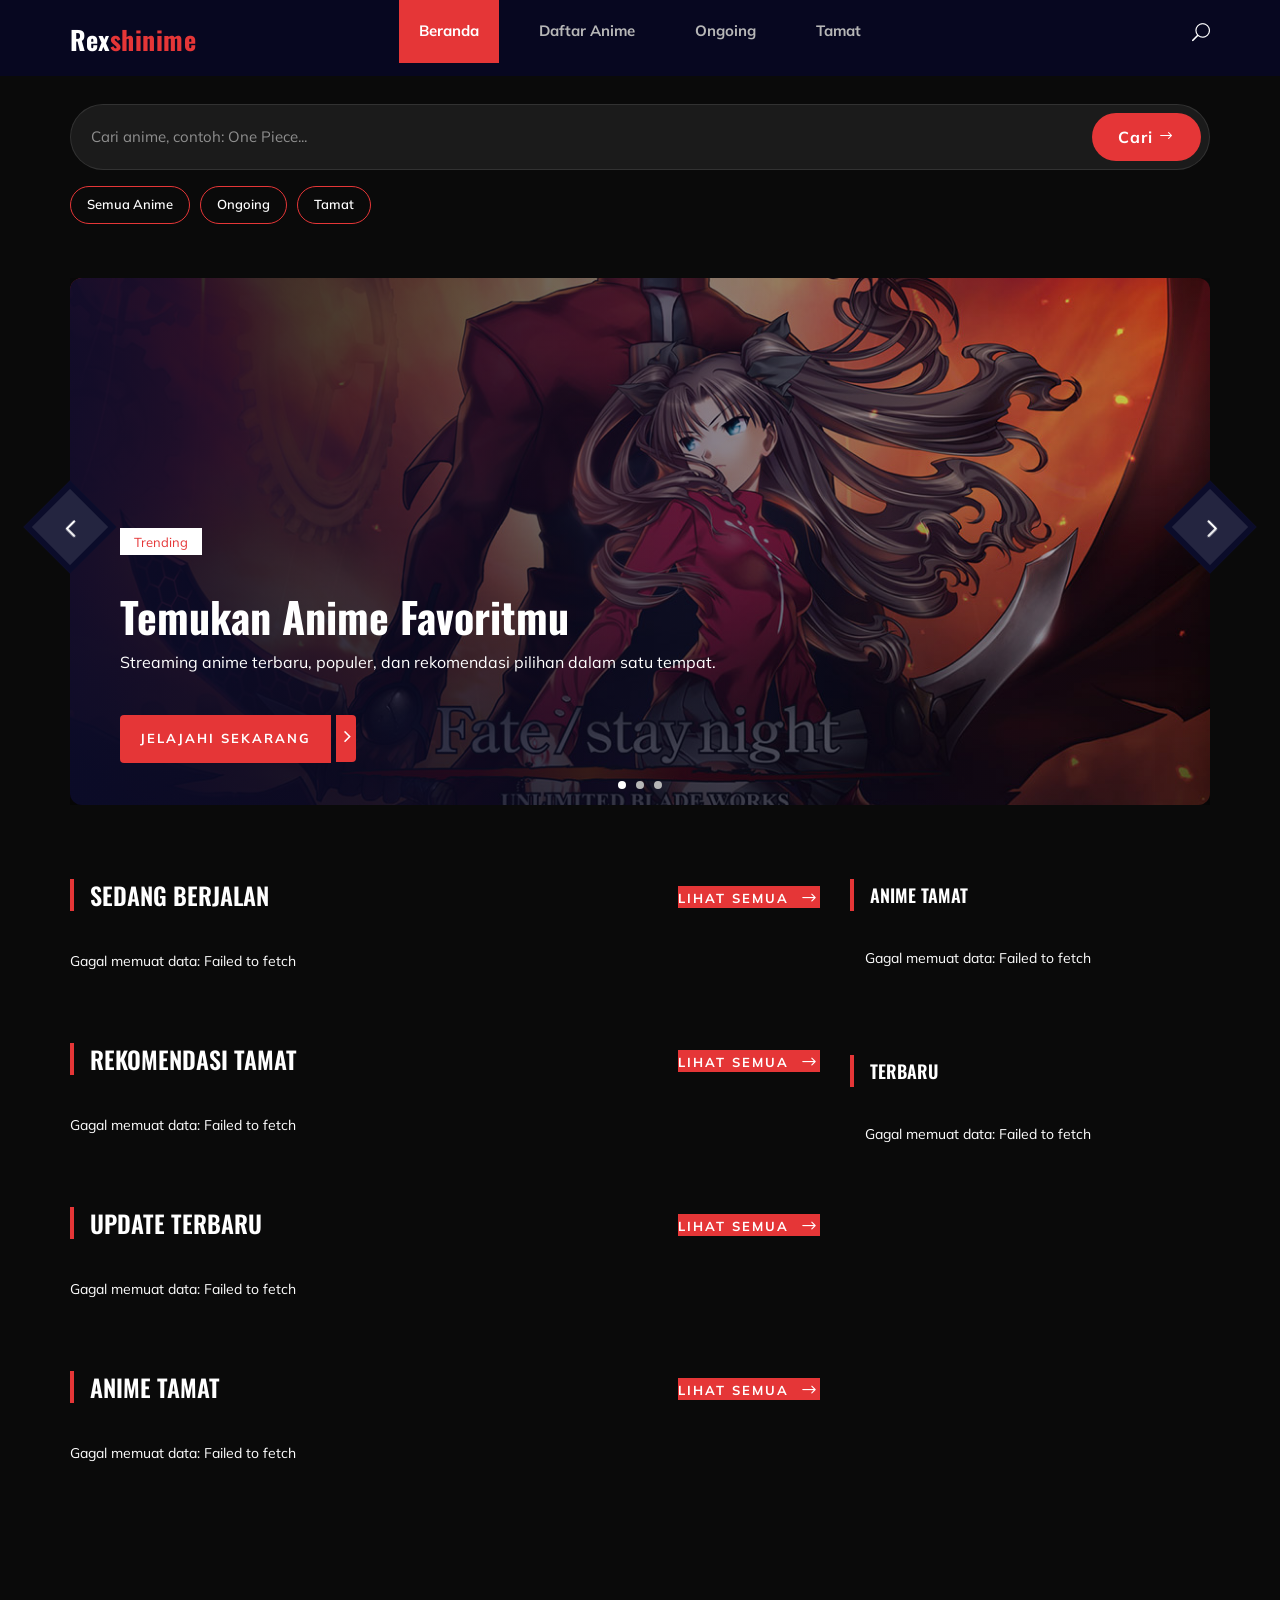
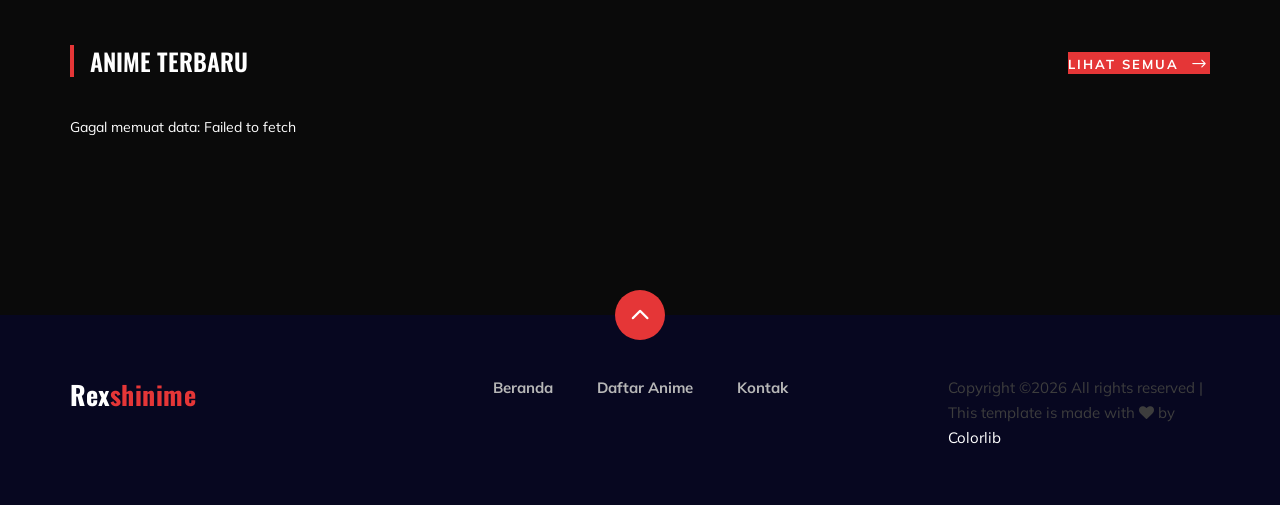
<file: index.html>
<!DOCTYPE html>
<html lang="zxx">

<head>
    <meta charset="UTF-8">
    <meta name="description" content="Rexshinime - Nonton anime sub Indo terbaru dan terlengkap.">
    <meta name="keywords" content="Rexshinime, anime, sub indo, ongoing, tamat">
    <meta name="viewport" content="width=device-width, initial-scale=1.0">
    <meta http-equiv="X-UA-Compatible" content="ie=edge">
    <title>Rexshinime | Beranda</title>

    <!-- Google Font -->
    <link href="https://fonts.googleapis.com/css2?family=Oswald:wght@300;400;500;600;700&display=swap" rel="stylesheet">
    <link href="https://fonts.googleapis.com/css2?family=Mulish:wght@300;400;500;600;700;800;900&display=swap"
    rel="stylesheet">

    <!-- Css Styles -->
    <link rel="stylesheet" href="css/bootstrap.min.css" type="text/css">
    <link rel="stylesheet" href="css/font-awesome.min.css" type="text/css">
    <link rel="stylesheet" href="css/elegant-icons.css" type="text/css">
    <link rel="stylesheet" href="css/plyr.css" type="text/css">
    <link rel="stylesheet" href="css/nice-select.css" type="text/css">
    <link rel="stylesheet" href="css/owl.carousel.min.css" type="text/css">
    <link rel="stylesheet" href="css/slicknav.min.css" type="text/css">
    <link rel="stylesheet" href="css/style.css" type="text/css">
</head>

<body>
    <!-- Page Preloder -->
    <div id="preloder">
        <div class="loader"></div>
    </div>

    <!-- Header Section Begin -->
    <header class="header">
        <div class="container">
            <div class="row">
                <div class="col-lg-2">
                    <div class="header__logo">
                        <a href="./index.html" class="brand-link">
                            <span class="brand-text">Rex<span>shinime</span></span>
                        </a>
                    </div>
                </div>
                <div class="col-lg-8">
                    <div class="header__nav">
                        <nav class="header__menu mobile-menu">
                            <ul>
                                <li class="active"><a href="./index.html">Beranda</a></li>
                                <li><a href="./categories.html">Daftar Anime</a></li>
                                <li><a href="./categories.html?filter=ongoing">Ongoing</a></li>
                                <li><a href="./categories.html?filter=completed">Tamat</a></li>
                            </ul>
                        </nav>
                    </div>
                </div>
                <div class="col-lg-2">
                    <div class="header__right">
                        <a href="#" class="search-switch"><span class="icon_search"></span></a>
                    </div>
                </div>
            </div>
            <div id="mobile-menu-wrap"></div>
        </div>
    </header>
    <!-- Header End -->

    <!-- Cara Pakai / Pencarian Cepat Begin -->
    <section class="home-help">
        <div class="container">
            <form id="homeSearchForm" class="home-search" role="search">
                <input type="search" id="homeSearchInput" name="q" placeholder="Cari anime, contoh: One Piece..." aria-label="Cari anime">
                <button type="submit">Cari <span class="arrow_right"></span></button>
            </form>
            <div class="home-chips">
                <a href="./categories.html?filter=all">Semua Anime</a>
                <a href="./categories.html?filter=ongoing">Ongoing</a>
                <a href="./categories.html?filter=completed">Tamat</a>
            </div>
        </div>
    </section>
    <!-- Cara Pakai / Pencarian Cepat End -->

    <!-- Hero Section Begin -->
    <section class="hero">
        <div class="container">
            <div class="hero__slider owl-carousel">
                <div class="hero__items set-bg" data-setbg="img/hero/hero-1.jpg">
                    <div class="row">
                        <div class="col-lg-7">
                            <div class="hero__text">
                                <div class="label">Trending</div>
                                <h2>Temukan Anime Favoritmu</h2>
                                <p>Streaming anime terbaru, populer, dan rekomendasi pilihan dalam satu tempat.</p>
                                <a href="./categories.html"><span>Jelajahi Sekarang</span> <i class="fa fa-angle-right"></i></a>
                            </div>
                        </div>
                    </div>
                </div>
                <div class="hero__items set-bg" data-setbg="img/hero/hero-1.jpg">
                    <div class="row">
                        <div class="col-lg-7">
                            <div class="hero__text">
                                <div class="label">Update Harian</div>
                                <h2>Episode Baru Setiap Hari</h2>
                                <p>Ikuti rilisan terbaru dan jangan ketinggalan episode yang lagi ramai ditonton.</p>
                                <a href="./categories.html"><span>Lihat Terbaru</span> <i class="fa fa-angle-right"></i></a>
                            </div>
                        </div>
                    </div>
                </div>
                <div class="hero__items set-bg" data-setbg="img/hero/hero-1.jpg">
                    <div class="row">
                        <div class="col-lg-7">
                            <div class="hero__text">
                                <div class="label">Koleksi Lengkap</div>
                                <h2>Dari Klasik Sampai Terbaru</h2>
                                <p>Cari anime berdasarkan kategori, popularitas, atau langsung pakai fitur pencarian.</p>
                                <a href="./categories.html"><span>Buka Kategori</span> <i class="fa fa-angle-right"></i></a>
                            </div>
                        </div>
                    </div>
                </div>
            </div>
        </div>
    </section>
    <!-- Hero Section End -->

    <!-- Product Section Begin -->
    <section class="product spad">
        <div class="container">
            <div class="row">
                <div class="col-lg-8">
                    <div class="trending__product">
                        <div class="row">
                            <div class="col-lg-8 col-md-8 col-sm-8">
                                <div class="section-title">
                                    <h4>Sedang Berjalan</h4>
                                </div>
                            </div>
                            <div class="col-lg-4 col-md-4 col-sm-4">
                                <div class="btn__all">
                                    <a href="./categories.html?filter=ongoing" class="primary-btn">Lihat Semua <span class="arrow_right"></span></a>
                                </div>
                            </div>
                        </div>
                        <div class="row" id="trendingGrid">
                            <div class="col-lg-4 col-md-6 col-sm-6">
                                <div class="product__item">
                                    <div class="product__item__pic set-bg" data-setbg="img/trending/trend-1.jpg">
                                        <div class="ep">18 / 18</div>
                                        <div class="comment"><i class="fa fa-comments"></i> 11</div>
                                        <div class="view"><i class="fa fa-eye"></i> 9141</div>
                                    </div>
                                    <div class="product__item__text">
                                        <ul>
                                            <li>Active</li>
                                            <li>Movie</li>
                                        </ul>
                                        <h5><a href="./anime-details.html">The Seven Deadly Sins: Wrath of the Gods</a></h5>
                                    </div>
                                </div>
                            </div>
                            <div class="col-lg-4 col-md-6 col-sm-6">
                                <div class="product__item">
                                    <div class="product__item__pic set-bg" data-setbg="img/trending/trend-2.jpg">
                                        <div class="ep">18 / 18</div>
                                        <div class="comment"><i class="fa fa-comments"></i> 11</div>
                                        <div class="view"><i class="fa fa-eye"></i> 9141</div>
                                    </div>
                                    <div class="product__item__text">
                                        <ul>
                                            <li>Active</li>
                                            <li>Movie</li>
                                        </ul>
                                        <h5><a href="./anime-details.html">Gintama Movie 2: Kanketsu-hen - Yorozuya yo Eien</a></h5>
                                    </div>
                                </div>
                            </div>
                            <div class="col-lg-4 col-md-6 col-sm-6">
                                <div class="product__item">
                                    <div class="product__item__pic set-bg" data-setbg="img/trending/trend-3.jpg">
                                        <div class="ep">18 / 18</div>
                                        <div class="comment"><i class="fa fa-comments"></i> 11</div>
                                        <div class="view"><i class="fa fa-eye"></i> 9141</div>
                                    </div>
                                    <div class="product__item__text">
                                        <ul>
                                            <li>Active</li>
                                            <li>Movie</li>
                                        </ul>
                                        <h5><a href="./anime-details.html">Shingeki no Kyojin Season 3 Part 2</a></h5>
                                    </div>
                                </div>
                            </div>
                            <div class="col-lg-4 col-md-6 col-sm-6">
                                <div class="product__item">
                                    <div class="product__item__pic set-bg" data-setbg="img/trending/trend-4.jpg">
                                        <div class="ep">18 / 18</div>
                                        <div class="comment"><i class="fa fa-comments"></i> 11</div>
                                        <div class="view"><i class="fa fa-eye"></i> 9141</div>
                                    </div>
                                    <div class="product__item__text">
                                        <ul>
                                            <li>Active</li>
                                            <li>Movie</li>
                                        </ul>
                                        <h5><a href="./anime-details.html">Fullmetal Alchemist: Brotherhood</a></h5>
                                    </div>
                                </div>
                            </div>
                            <div class="col-lg-4 col-md-6 col-sm-6">
                                <div class="product__item">
                                    <div class="product__item__pic set-bg" data-setbg="img/trending/trend-5.jpg">
                                        <div class="ep">18 / 18</div>
                                        <div class="comment"><i class="fa fa-comments"></i> 11</div>
                                        <div class="view"><i class="fa fa-eye"></i> 9141</div>
                                    </div>
                                    <div class="product__item__text">
                                        <ul>
                                            <li>Active</li>
                                            <li>Movie</li>
                                        </ul>
                                        <h5><a href="./anime-details.html">Shiratorizawa Gakuen Koukou</a></h5>
                                    </div>
                                </div>
                            </div>
                            <div class="col-lg-4 col-md-6 col-sm-6">
                                <div class="product__item">
                                    <div class="product__item__pic set-bg" data-setbg="img/trending/trend-6.jpg">
                                        <div class="ep">18 / 18</div>
                                        <div class="comment"><i class="fa fa-comments"></i> 11</div>
                                        <div class="view"><i class="fa fa-eye"></i> 9141</div>
                                    </div>
                                    <div class="product__item__text">
                                        <ul>
                                            <li>Active</li>
                                            <li>Movie</li>
                                        </ul>
                                        <h5><a href="./anime-details.html">Code Geass: Hangyaku no Lelouch R2</a></h5>
                                    </div>
                                </div>
                            </div>
                        </div>
                    </div>
                    <div class="popular__product">
                        <div class="row">
                            <div class="col-lg-8 col-md-8 col-sm-8">
                                <div class="section-title">
                                    <h4>Rekomendasi Tamat</h4>
                                </div>
                            </div>
                            <div class="col-lg-4 col-md-4 col-sm-4">
                                <div class="btn__all">
                                    <a href="./categories.html?filter=completed" class="primary-btn">Lihat Semua <span class="arrow_right"></span></a>
                                </div>
                            </div>
                        </div>
                        <div class="row" id="popularGrid">
                            <div class="col-lg-4 col-md-6 col-sm-6">
                                <div class="product__item">
                                    <div class="product__item__pic set-bg" data-setbg="img/popular/popular-1.jpg">
                                        <div class="ep">18 / 18</div>
                                        <div class="comment"><i class="fa fa-comments"></i> 11</div>
                                        <div class="view"><i class="fa fa-eye"></i> 9141</div>
                                    </div>
                                    <div class="product__item__text">
                                        <ul>
                                            <li>Active</li>
                                            <li>Movie</li>
                                        </ul>
                                        <h5><a href="./anime-details.html">Sen to Chihiro no Kamikakushi</a></h5>
                                    </div>
                                </div>
                            </div>
                            <div class="col-lg-4 col-md-6 col-sm-6">
                                <div class="product__item">
                                    <div class="product__item__pic set-bg" data-setbg="img/popular/popular-2.jpg">
                                        <div class="ep">18 / 18</div>
                                        <div class="comment"><i class="fa fa-comments"></i> 11</div>
                                        <div class="view"><i class="fa fa-eye"></i> 9141</div>
                                    </div>
                                    <div class="product__item__text">
                                        <ul>
                                            <li>Active</li>
                                            <li>Movie</li>
                                        </ul>
                                        <h5><a href="./anime-details.html">Kizumonogatari III: Reiket su-hen</a></h5>
                                    </div>
                                </div>
                            </div>
                            <div class="col-lg-4 col-md-6 col-sm-6">
                                <div class="product__item">
                                    <div class="product__item__pic set-bg" data-setbg="img/popular/popular-3.jpg">
                                        <div class="ep">18 / 18</div>
                                        <div class="comment"><i class="fa fa-comments"></i> 11</div>
                                        <div class="view"><i class="fa fa-eye"></i> 9141</div>
                                    </div>
                                    <div class="product__item__text">
                                        <ul>
                                            <li>Active</li>
                                            <li>Movie</li>
                                        </ul>
                                        <h5><a href="./anime-details.html">Shirogane Tamashii hen Kouhan sen</a></h5>
                                    </div>
                                </div>
                            </div>
                            <div class="col-lg-4 col-md-6 col-sm-6">
                                <div class="product__item">
                                    <div class="product__item__pic set-bg" data-setbg="img/popular/popular-4.jpg">
                                        <div class="ep">18 / 18</div>
                                        <div class="comment"><i class="fa fa-comments"></i> 11</div>
                                        <div class="view"><i class="fa fa-eye"></i> 9141</div>
                                    </div>
                                    <div class="product__item__text">
                                        <ul>
                                            <li>Active</li>
                                            <li>Movie</li>
                                        </ul>
                                        <h5><a href="./anime-details.html">Rurouni Kenshin: Meiji Kenkaku Romantan</a></h5>
                                    </div>
                                </div>
                            </div>
                            <div class="col-lg-4 col-md-6 col-sm-6">
                                <div class="product__item">
                                    <div class="product__item__pic set-bg" data-setbg="img/popular/popular-5.jpg">
                                        <div class="ep">18 / 18</div>
                                        <div class="comment"><i class="fa fa-comments"></i> 11</div>
                                        <div class="view"><i class="fa fa-eye"></i> 9141</div>
                                    </div>
                                    <div class="product__item__text">
                                        <ul>
                                            <li>Active</li>
                                            <li>Movie</li>
                                        </ul>
                                        <h5><a href="./anime-details.html">Mushishi Zoku Shou 2nd Season</a></h5>
                                    </div>
                                </div>
                            </div>
                            <div class="col-lg-4 col-md-6 col-sm-6">
                                <div class="product__item">
                                    <div class="product__item__pic set-bg" data-setbg="img/popular/popular-6.jpg">
                                        <div class="ep">18 / 18</div>
                                        <div class="comment"><i class="fa fa-comments"></i> 11</div>
                                        <div class="view"><i class="fa fa-eye"></i> 9141</div>
                                    </div>
                                    <div class="product__item__text">
                                        <ul>
                                            <li>Active</li>
                                            <li>Movie</li>
                                        </ul>
                                        <h5><a href="./anime-details.html">Monogatari Series: Second Season</a></h5>
                                    </div>
                                </div>
                            </div>
                        </div>
                    </div>
                    <div class="recent__product">
                        <div class="row">
                            <div class="col-lg-8 col-md-8 col-sm-8">
                                <div class="section-title">
                                    <h4>Update Terbaru</h4>
                                </div>
                            </div>
                            <div class="col-lg-4 col-md-4 col-sm-4">
                                <div class="btn__all">
                                    <a href="./categories.html?filter=ongoing" class="primary-btn">Lihat Semua <span class="arrow_right"></span></a>
                                </div>
                            </div>
                        </div>
                        <div class="row" id="recentGrid">
                            <div class="col-lg-4 col-md-6 col-sm-6">
                                <div class="product__item">
                                    <div class="product__item__pic set-bg" data-setbg="img/recent/recent-1.jpg">
                                        <div class="ep">18 / 18</div>
                                        <div class="comment"><i class="fa fa-comments"></i> 11</div>
                                        <div class="view"><i class="fa fa-eye"></i> 9141</div>
                                    </div>
                                    <div class="product__item__text">
                                        <ul>
                                            <li>Active</li>
                                            <li>Movie</li>
                                        </ul>
                                        <h5><a href="./anime-details.html">Great Teacher Onizuka</a></h5>
                                    </div>
                                </div>
                            </div>
                            <div class="col-lg-4 col-md-6 col-sm-6">
                                <div class="product__item">
                                    <div class="product__item__pic set-bg" data-setbg="img/recent/recent-2.jpg">
                                        <div class="ep">18 / 18</div>
                                        <div class="comment"><i class="fa fa-comments"></i> 11</div>
                                        <div class="view"><i class="fa fa-eye"></i> 9141</div>
                                    </div>
                                    <div class="product__item__text">
                                        <ul>
                                            <li>Active</li>
                                            <li>Movie</li>
                                        </ul>
                                        <h5><a href="./anime-details.html">Fate/stay night Movie: Heaven's Feel - II. Lost</a></h5>
                                    </div>
                                </div>
                            </div>
                            <div class="col-lg-4 col-md-6 col-sm-6">
                                <div class="product__item">
                                    <div class="product__item__pic set-bg" data-setbg="img/recent/recent-3.jpg">
                                        <div class="ep">18 / 18</div>
                                        <div class="comment"><i class="fa fa-comments"></i> 11</div>
                                        <div class="view"><i class="fa fa-eye"></i> 9141</div>
                                    </div>
                                    <div class="product__item__text">
                                        <ul>
                                            <li>Active</li>
                                            <li>Movie</li>
                                        </ul>
                                        <h5><a href="./anime-details.html">Mushishi Zoku Shou: Suzu no Shizuku</a></h5>
                                    </div>
                                </div>
                            </div>
                            <div class="col-lg-4 col-md-6 col-sm-6">
                                <div class="product__item">
                                    <div class="product__item__pic set-bg" data-setbg="img/recent/recent-4.jpg">
                                        <div class="ep">18 / 18</div>
                                        <div class="comment"><i class="fa fa-comments"></i> 11</div>
                                        <div class="view"><i class="fa fa-eye"></i> 9141</div>
                                    </div>
                                    <div class="product__item__text">
                                        <ul>
                                            <li>Active</li>
                                            <li>Movie</li>
                                        </ul>
                                        <h5><a href="./anime-details.html">Fate/Zero 2nd Season</a></h5>
                                    </div>
                                </div>
                            </div>
                            <div class="col-lg-4 col-md-6 col-sm-6">
                                <div class="product__item">
                                    <div class="product__item__pic set-bg" data-setbg="img/recent/recent-5.jpg">
                                        <div class="ep">18 / 18</div>
                                        <div class="comment"><i class="fa fa-comments"></i> 11</div>
                                        <div class="view"><i class="fa fa-eye"></i> 9141</div>
                                    </div>
                                    <div class="product__item__text">
                                        <ul>
                                            <li>Active</li>
                                            <li>Movie</li>
                                        </ul>
                                        <h5><a href="./anime-details.html">Kizumonogatari II: Nekket su-hen</a></h5>
                                    </div>
                                </div>
                            </div>
                            <div class="col-lg-4 col-md-6 col-sm-6">
                                <div class="product__item">
                                    <div class="product__item__pic set-bg" data-setbg="img/recent/recent-6.jpg">
                                        <div class="ep">18 / 18</div>
                                        <div class="comment"><i class="fa fa-comments"></i> 11</div>
                                        <div class="view"><i class="fa fa-eye"></i> 9141</div>
                                    </div>
                                    <div class="product__item__text">
                                        <ul>
                                            <li>Active</li>
                                            <li>Movie</li>
                                        </ul>
                                        <h5><a href="./anime-details.html">The Seven Deadly Sins: Wrath of the Gods</a></h5>
                                    </div>
                                </div>
                            </div>
                        </div>
                    </div>
                    <div class="live__product">
                        <div class="row">
                            <div class="col-lg-8 col-md-8 col-sm-8">
                                <div class="section-title">
                                    <h4>Anime Tamat</h4>
                                </div>
                            </div>
                            <div class="col-lg-4 col-md-4 col-sm-4">
                                <div class="btn__all">
                                    <a href="./categories.html?filter=completed" class="primary-btn">Lihat Semua <span class="arrow_right"></span></a>
                                </div>
                            </div>
                        </div>
                        <div class="row" id="liveGrid">
                            <div class="col-lg-4 col-md-6 col-sm-6">
                                <div class="product__item">
                                    <div class="product__item__pic set-bg" data-setbg="img/live/live-1.jpg">
                                        <div class="ep">18 / 18</div>
                                        <div class="comment"><i class="fa fa-comments"></i> 11</div>
                                        <div class="view"><i class="fa fa-eye"></i> 9141</div>
                                    </div>
                                    <div class="product__item__text">
                                        <ul>
                                            <li>Active</li>
                                            <li>Movie</li>
                                        </ul>
                                        <h5><a href="./anime-details.html">Shouwa Genroku Rakugo Shinjuu</a></h5>
                                    </div>
                                </div>
                            </div>
                            <div class="col-lg-4 col-md-6 col-sm-6">
                                <div class="product__item">
                                    <div class="product__item__pic set-bg" data-setbg="img/live/live-2.jpg">
                                        <div class="ep">18 / 18</div>
                                        <div class="comment"><i class="fa fa-comments"></i> 11</div>
                                        <div class="view"><i class="fa fa-eye"></i> 9141</div>
                                    </div>
                                    <div class="product__item__text">
                                        <ul>
                                            <li>Active</li>
                                            <li>Movie</li>
                                        </ul>
                                        <h5><a href="./anime-details.html">Mushishi Zoku Shou 2nd Season</a></h5>
                                    </div>
                                </div>
                            </div>
                            <div class="col-lg-4 col-md-6 col-sm-6">
                                <div class="product__item">
                                    <div class="product__item__pic set-bg" data-setbg="img/live/live-3.jpg">
                                        <div class="ep">18 / 18</div>
                                        <div class="comment"><i class="fa fa-comments"></i> 11</div>
                                        <div class="view"><i class="fa fa-eye"></i> 9141</div>
                                    </div>
                                    <div class="product__item__text">
                                        <ul>
                                            <li>Active</li>
                                            <li>Movie</li>
                                        </ul>
                                        <h5><a href="./anime-details.html">Mushishi Zoku Shou: Suzu no Shizuku</a></h5>
                                    </div>
                                </div>
                            </div>
                            <div class="col-lg-4 col-md-6 col-sm-6">
                                <div class="product__item">
                                    <div class="product__item__pic set-bg" data-setbg="img/live/live-4.jpg">
                                        <div class="ep">18 / 18</div>
                                        <div class="comment"><i class="fa fa-comments"></i> 11</div>
                                        <div class="view"><i class="fa fa-eye"></i> 9141</div>
                                    </div>
                                    <div class="product__item__text">
                                        <ul>
                                            <li>Active</li>
                                            <li>Movie</li>
                                        </ul>
                                        <h5><a href="./anime-details.html">The Seven Deadly Sins: Wrath of the Gods</a></h5>
                                    </div>
                                </div>
                            </div>
                            <div class="col-lg-4 col-md-6 col-sm-6">
                                <div class="product__item">
                                    <div class="product__item__pic set-bg" data-setbg="img/live/live-5.jpg">
                                        <div class="ep">18 / 18</div>
                                        <div class="comment"><i class="fa fa-comments"></i> 11</div>
                                        <div class="view"><i class="fa fa-eye"></i> 9141</div>
                                    </div>
                                    <div class="product__item__text">
                                        <ul>
                                            <li>Active</li>
                                            <li>Movie</li>
                                        </ul>
                                        <h5><a href="./anime-details.html">Fate/stay night Movie: Heaven's Feel - II. Lost</a></h5>
                                    </div>
                                </div>
                            </div>
                            <div class="col-lg-4 col-md-6 col-sm-6">
                                <div class="product__item">
                                    <div class="product__item__pic set-bg" data-setbg="img/live/live-6.jpg">
                                        <div class="ep">18 / 18</div>
                                        <div class="comment"><i class="fa fa-comments"></i> 11</div>
                                        <div class="view"><i class="fa fa-eye"></i> 9141</div>
                                    </div>
                                    <div class="product__item__text">
                                        <ul>
                                            <li>Active</li>
                                            <li>Movie</li>
                                        </ul>
                                        <h5><a href="./anime-details.html">Kizumonogatari II: Nekketsu-hen</a></h5>
                                    </div>
                                </div>
                            </div>
                        </div>
                    </div>
                </div>
                <div class="col-lg-4 col-md-6 col-sm-8">
                    <div class="product__sidebar">
                        <div class="product__sidebar__view">
                            <div class="section-title">
                                <h5>Anime Tamat</h5>
                            </div>
                            <div id="sidebarPopular" data-api-endpoint="completed" data-api-type="sidebar" data-api-limit="5"></div>
                        </div>
                        <div class="product__sidebar__view">
                            <div class="section-title">
                                <h5>Terbaru</h5>
                            </div>
                            <div id="sidebarRecent" data-api-endpoint="recent" data-api-type="sidebar" data-api-limit="5"></div>
                        </div>
                    </div>
</div>
</div>
</div>
</section>

<!-- Recently Updated Begin -->
<section class="recent spad">
    <div class="container">
        <div class="trending__product">
            <div class="row">
                <div class="col-lg-8 col-md-8 col-sm-8">
                    <div class="section-title">
                        <h4>Anime Terbaru</h4>
                    </div>
                </div>
                <div class="col-lg-4 col-md-4 col-sm-4">
                    <div class="btn__all">
                        <a href="./categories.html?filter=all" class="primary-btn">Lihat Semua <span class="arrow_right"></span></a>
                    </div>
                </div>
            </div>
            <div class="row" id="recentlyUpdated"></div>
        </div>
    </div>
</section>
<!-- Recently Updated End -->

<!-- Product Section End -->

<!-- Footer Section Begin -->
<footer class="footer">
    <div class="page-up">
        <a href="#" id="scrollToTopButton"><span class="arrow_carrot-up"></span></a>
    </div>
    <div class="container">
        <div class="row">
            <div class="col-lg-3">
                <div class="footer__logo">
                    <a href="./index.html" class="brand-link"><span class="brand-text">Rex<span>shinime</span></span></a>
                </div>
            </div>
            <div class="col-lg-6">
                <div class="footer__nav">
                    <ul>
                        <li class="active"><a href="./index.html">Beranda</a></li>
                        <li><a href="./categories.html">Daftar Anime</a></li>
                        <li><a href="#">Kontak</a></li>
                    </ul>
                </div>
            </div>
            <div class="col-lg-3">
                <p><!-- Link back to Colorlib can't be removed. Template is licensed under CC BY 3.0. -->
                  Copyright &copy;<script>document.write(new Date().getFullYear());</script> All rights reserved | This template is made with <i class="fa fa-heart" aria-hidden="true"></i> by <a href="https://colorlib.com" target="_blank">Colorlib</a>
                  <!-- Link back to Colorlib can't be removed. Template is licensed under CC BY 3.0. --></p>

              </div>
          </div>
      </div>
  </footer>
  <!-- Footer Section End -->

  <!-- Search model Begin -->
  <div class="search-model">
    <div class="h-100 d-flex align-items-center justify-content-center">
        <div class="search-close-switch"><i class="icon_close"></i></div>
        <form class="search-model-form">
            <input type="text" id="search-input" placeholder="Search here.....">
        </form>
    </div>
</div>
<!-- Search model end -->

<!-- Js Plugins -->
<script src="js/jquery-3.3.1.min.js"></script>
<script src="js/bootstrap.min.js"></script>
<script src="js/config.js"></script>
<script src="js/demo-data.js"></script>
<script src="js/api.js"></script>
<script src="js/player.js"></script>
<script src="js/jquery.nice-select.min.js"></script>
<script src="js/mixitup.min.js"></script>
<script src="js/jquery.slicknav.js"></script>
<script src="js/owl.carousel.min.js"></script>
<script src="js/main.js"></script>


</body>

</html>
</file>
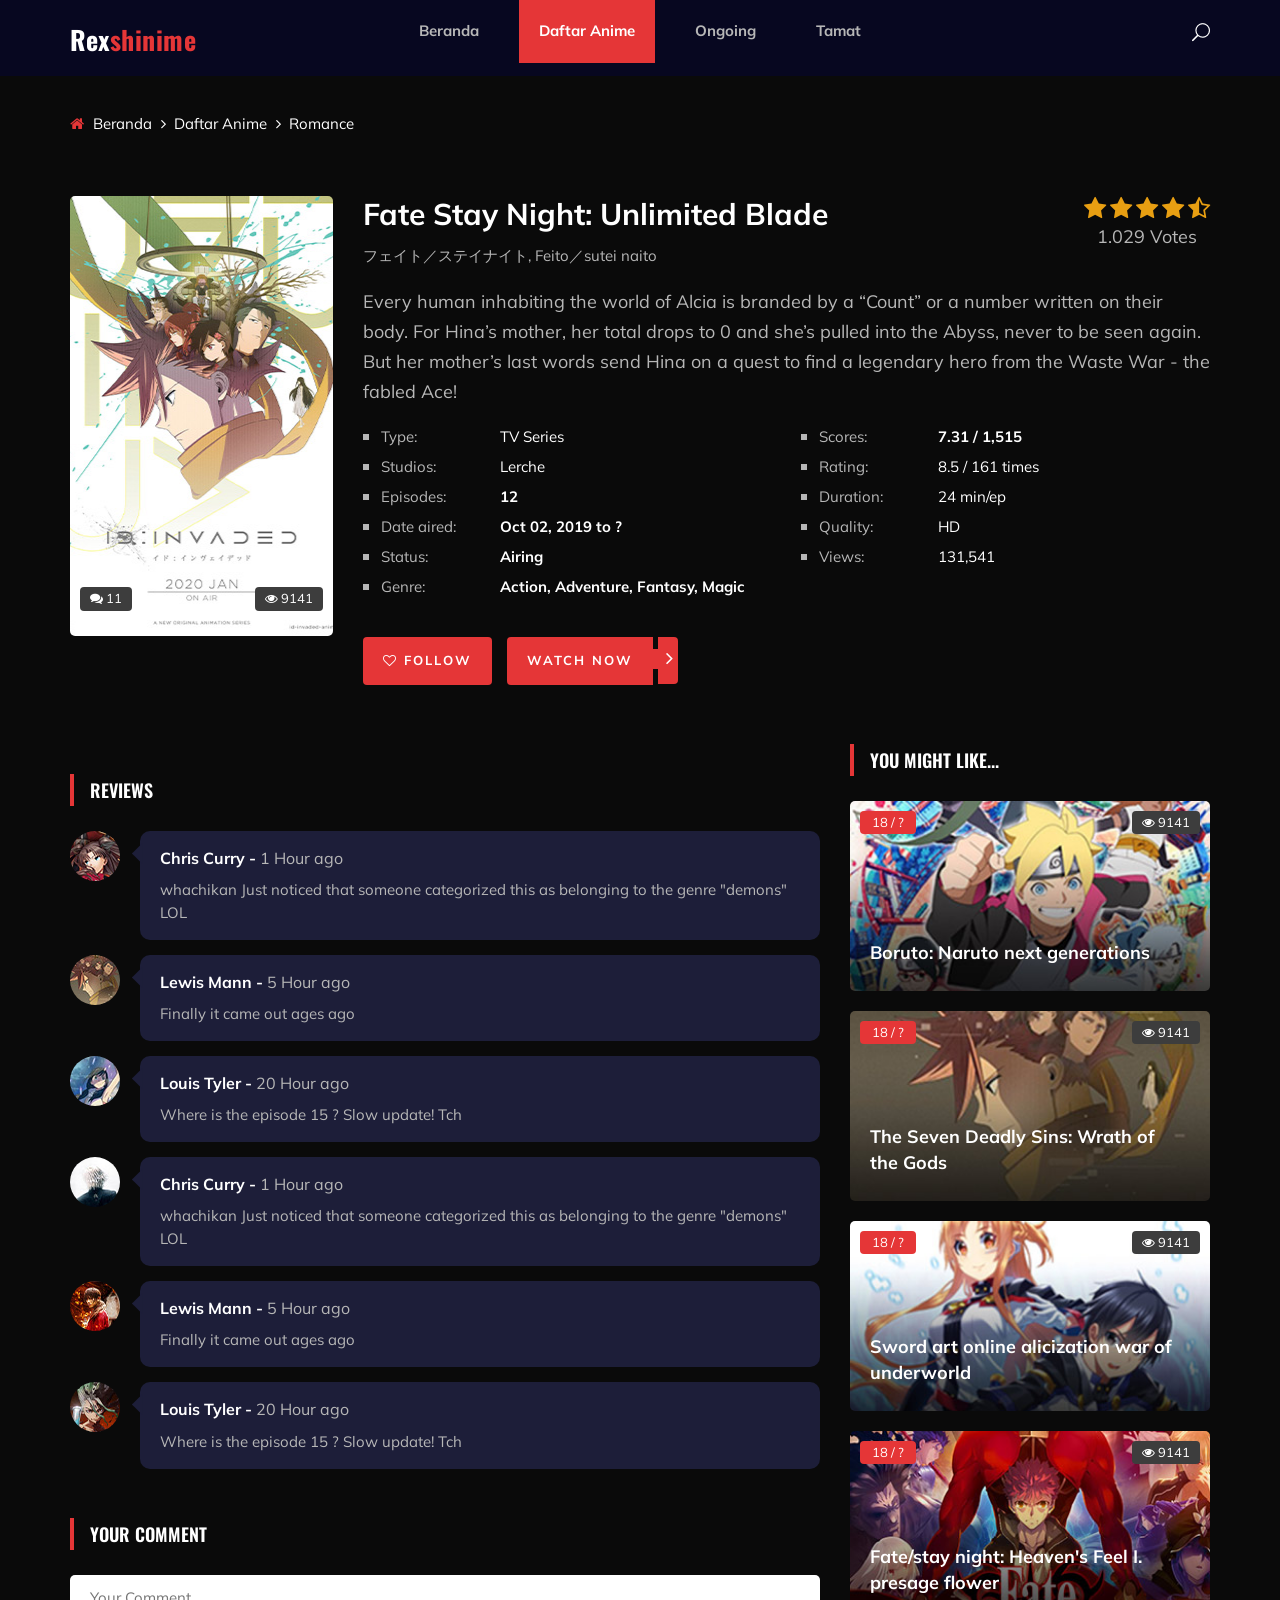
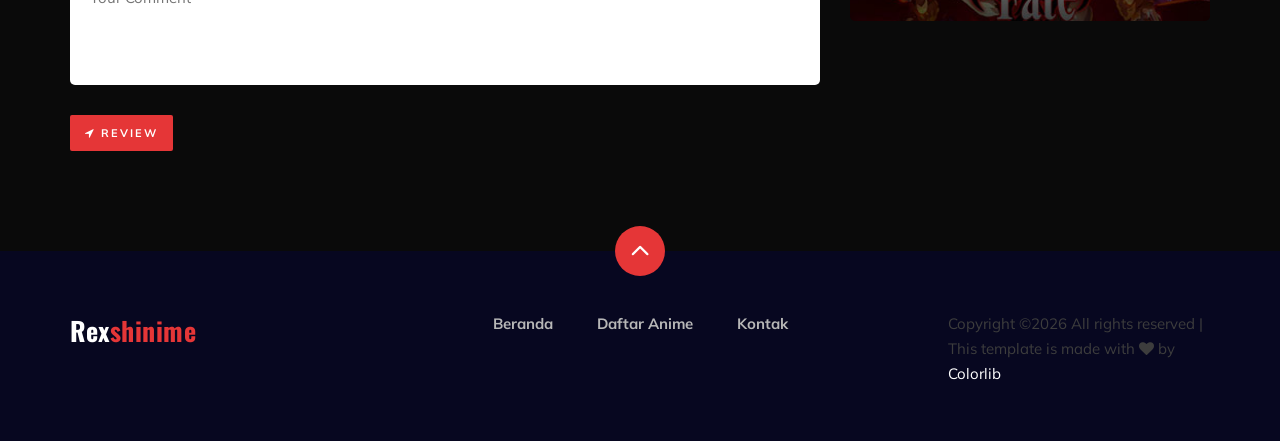
<file: anime-details.html>
<!DOCTYPE html>
<html lang="zxx">

<head>
    <meta charset="UTF-8">
    <meta name="description" content="Rexshinime - Nonton anime sub Indo terbaru dan terlengkap.">
    <meta name="keywords" content="Rexshinime, anime, sub indo, ongoing, tamat">
    <meta name="viewport" content="width=device-width, initial-scale=1.0">
    <meta http-equiv="X-UA-Compatible" content="ie=edge">
    <title>Rexshinime | Detail Anime</title>

    <!-- Google Font -->
    <link href="https://fonts.googleapis.com/css2?family=Oswald:wght@300;400;500;600;700&display=swap" rel="stylesheet">
    <link href="https://fonts.googleapis.com/css2?family=Mulish:wght@300;400;500;600;700;800;900&display=swap"
    rel="stylesheet">

    <!-- Css Styles -->
    <link rel="stylesheet" href="css/bootstrap.min.css" type="text/css">
    <link rel="stylesheet" href="css/font-awesome.min.css" type="text/css">
    <link rel="stylesheet" href="css/elegant-icons.css" type="text/css">
    <link rel="stylesheet" href="css/plyr.css" type="text/css">
    <link rel="stylesheet" href="css/nice-select.css" type="text/css">
    <link rel="stylesheet" href="css/owl.carousel.min.css" type="text/css">
    <link rel="stylesheet" href="css/slicknav.min.css" type="text/css">
    <link rel="stylesheet" href="css/style.css" type="text/css">
</head>

<body>
    <!-- Page Preloder -->
    <div id="preloder">
        <div class="loader"></div>
    </div>

    <!-- Header Section Begin -->
    <header class="header">
        <div class="container">
            <div class="row">
                <div class="col-lg-2">
                    <div class="header__logo">
                        <a href="./index.html" class="brand-link">
                            <span class="brand-text">Rex<span>shinime</span></span>
                        </a>
                    </div>
                </div>
                <div class="col-lg-8">
                    <div class="header__nav">
                        <nav class="header__menu mobile-menu">
                            <ul>
                                <li><a href="./index.html">Beranda</a></li>
                                <li class="active"><a href="./categories.html">Daftar Anime</a></li>
                                <li><a href="./categories.html?filter=ongoing">Ongoing</a></li>
                                <li><a href="./categories.html?filter=completed">Tamat</a></li>
                            </ul>
                        </nav>
                    </div>
                </div>
                <div class="col-lg-2">
                    <div class="header__right">
                        <a href="#" class="search-switch"><span class="icon_search"></span></a>
                    </div>
                </div>
            </div>
            <div id="mobile-menu-wrap"></div>
        </div>
    </header>
    <!-- Header End -->

    <!-- Breadcrumb Begin -->
    <div class="breadcrumb-option">
        <div class="container">
            <div class="row">
                <div class="col-lg-12">
                    <div class="breadcrumb__links">
                        <a href="./index.html"><i class="fa fa-home"></i> Beranda</a>
                        <a href="./categories.html">Daftar Anime</a>
                        <span id="detailBreadcrumb">Romance</span>
                    </div>
                </div>
            </div>
        </div>
    </div>
    <!-- Breadcrumb End -->

    <!-- Anime Section Begin -->
    <section class="anime-details spad">
        <div class="container">
            <div class="anime__details__content">
                <div class="row">
                    <div class="col-lg-3">
                        <div class="anime__details__pic set-bg" data-setbg="img/anime/details-pic.jpg" id="detailPoster">
                            <div class="comment"><i class="fa fa-comments"></i> 11</div>
                            <div class="view"><i class="fa fa-eye"></i> 9141</div>
                        </div>
                    </div>
                    <div class="col-lg-9">
                        <div class="anime__details__text">
                            <div class="anime__details__title">
                                <h3 id="detailTitle">Fate Stay Night: Unlimited Blade</h3>
                                <span>フェイト／ステイナイト, Feito／sutei naito</span>
                            </div>
                            <div class="anime__details__rating">
                                <div class="rating">
                                    <a href="#"><i class="fa fa-star"></i></a>
                                    <a href="#"><i class="fa fa-star"></i></a>
                                    <a href="#"><i class="fa fa-star"></i></a>
                                    <a href="#"><i class="fa fa-star"></i></a>
                                    <a href="#"><i class="fa fa-star-half-o"></i></a>
                                </div>
                                <span>1.029 Votes</span>
                            </div>
                            <p id="detailDescription">Every human inhabiting the world of Alcia is branded by a “Count” or a number written on
                                their body. For Hina’s mother, her total drops to 0 and she’s pulled into the Abyss,
                                never to be seen again. But her mother’s last words send Hina on a quest to find a
                            legendary hero from the Waste War - the fabled Ace!</p>
                            <div class="anime__details__widget">
                                <div class="row">
                                    <div class="col-lg-6 col-md-6">
                                        <ul>
                                            <li><span>Type:</span> TV Series</li>
                                            <li><span>Studios:</span> Lerche</li>
                                            <li><span>Episodes:</span> <b id="detailEpisodes">12</b></li>
                                            <li><span>Date aired:</span> <b id="detailYear">Oct 02, 2019 to ?</b></li>
                                            <li><span>Status:</span> <b id="detailStatus">Airing</b></li>
                                            <li><span>Genre:</span> <b id="detailGenres">Action, Adventure, Fantasy, Magic</b></li>
                                        </ul>
                                    </div>
                                    <div class="col-lg-6 col-md-6">
                                        <ul>
                                            <li><span>Scores:</span> <b id="detailRating">7.31 / 1,515</b></li>
                                            <li><span>Rating:</span> 8.5 / 161 times</li>
                                            <li><span>Duration:</span> 24 min/ep</li>
                                            <li><span>Quality:</span> HD</li>
                                            <li><span>Views:</span> 131,541</li>
                                        </ul>
                                    </div>
                                </div>
                            </div>
                            <div class="anime__details__btn">
                                <a href="#" class="follow-btn"><i class="fa fa-heart-o"></i> Follow</a>
                                <a href="#" class="watch-btn" id="detailWatch"><span>Watch Now</span> <i
                                    class="fa fa-angle-right"></i></a>
                                </div>
                            </div>
                        </div>
                    </div>
                </div>
                <div class="row">
                    <div class="col-lg-8 col-md-8">
                        <div class="anime__details__episodes" id="detailEpisodeList" style="margin-bottom: 30px;"></div>
                        <div class="anime__details__review">
                            <div class="section-title">
                                <h5>Reviews</h5>
                            </div>
                            <div class="anime__review__item">
                                <div class="anime__review__item__pic">
                                    <img src="img/anime/review-1.jpg" alt="">
                                </div>
                                <div class="anime__review__item__text">
                                    <h6>Chris Curry - <span>1 Hour ago</span></h6>
                                    <p>whachikan Just noticed that someone categorized this as belonging to the genre
                                    "demons" LOL</p>
                                </div>
                            </div>
                            <div class="anime__review__item">
                                <div class="anime__review__item__pic">
                                    <img src="img/anime/review-2.jpg" alt="">
                                </div>
                                <div class="anime__review__item__text">
                                    <h6>Lewis Mann - <span>5 Hour ago</span></h6>
                                    <p>Finally it came out ages ago</p>
                                </div>
                            </div>
                            <div class="anime__review__item">
                                <div class="anime__review__item__pic">
                                    <img src="img/anime/review-3.jpg" alt="">
                                </div>
                                <div class="anime__review__item__text">
                                    <h6>Louis Tyler - <span>20 Hour ago</span></h6>
                                    <p>Where is the episode 15 ? Slow update! Tch</p>
                                </div>
                            </div>
                            <div class="anime__review__item">
                                <div class="anime__review__item__pic">
                                    <img src="img/anime/review-4.jpg" alt="">
                                </div>
                                <div class="anime__review__item__text">
                                    <h6>Chris Curry - <span>1 Hour ago</span></h6>
                                    <p>whachikan Just noticed that someone categorized this as belonging to the genre
                                    "demons" LOL</p>
                                </div>
                            </div>
                            <div class="anime__review__item">
                                <div class="anime__review__item__pic">
                                    <img src="img/anime/review-5.jpg" alt="">
                                </div>
                                <div class="anime__review__item__text">
                                    <h6>Lewis Mann - <span>5 Hour ago</span></h6>
                                    <p>Finally it came out ages ago</p>
                                </div>
                            </div>
                            <div class="anime__review__item">
                                <div class="anime__review__item__pic">
                                    <img src="img/anime/review-6.jpg" alt="">
                                </div>
                                <div class="anime__review__item__text">
                                    <h6>Louis Tyler - <span>20 Hour ago</span></h6>
                                    <p>Where is the episode 15 ? Slow update! Tch</p>
                                </div>
                            </div>
                        </div>
                        <div class="anime__details__form">
                            <div class="section-title">
                                <h5>Your Comment</h5>
                            </div>
                            <form action="#">
                                <textarea placeholder="Your Comment"></textarea>
                                <button type="submit"><i class="fa fa-location-arrow"></i> Review</button>
                            </form>
                        </div>
                    </div>
                    <div class="col-lg-4 col-md-4">
                        <div class="anime__details__sidebar">
                            <div class="section-title">
                                <h5>you might like...</h5>
                            </div>
                            <div class="product__sidebar__view__item set-bg" data-setbg="img/sidebar/tv-1.jpg">
                                <div class="ep">18 / ?</div>
                                <div class="view"><i class="fa fa-eye"></i> 9141</div>
                                <h5><a href="#">Boruto: Naruto next generations</a></h5>
                            </div>
                            <div class="product__sidebar__view__item set-bg" data-setbg="img/sidebar/tv-2.jpg">
                                <div class="ep">18 / ?</div>
                                <div class="view"><i class="fa fa-eye"></i> 9141</div>
                                <h5><a href="#">The Seven Deadly Sins: Wrath of the Gods</a></h5>
                            </div>
                            <div class="product__sidebar__view__item set-bg" data-setbg="img/sidebar/tv-3.jpg">
                                <div class="ep">18 / ?</div>
                                <div class="view"><i class="fa fa-eye"></i> 9141</div>
                                <h5><a href="#">Sword art online alicization war of underworld</a></h5>
                            </div>
                            <div class="product__sidebar__view__item set-bg" data-setbg="img/sidebar/tv-4.jpg">
                                <div class="ep">18 / ?</div>
                                <div class="view"><i class="fa fa-eye"></i> 9141</div>
                                <h5><a href="#">Fate/stay night: Heaven's Feel I. presage flower</a></h5>
                            </div>
                        </div>
                    </div>
                </div>
            </div>
        </section>
        <!-- Anime Section End -->

        <!-- Footer Section Begin -->
        <footer class="footer">
            <div class="page-up">
                <a href="#" id="scrollToTopButton"><span class="arrow_carrot-up"></span></a>
            </div>
            <div class="container">
                <div class="row">
                    <div class="col-lg-3">
                        <div class="footer__logo">
                            <a href="./index.html" class="brand-link"><span class="brand-text">Rex<span>shinime</span></span></a>
                        </div>
                    </div>
                    <div class="col-lg-6">
                        <div class="footer__nav">
                            <ul>
                                <li class="active"><a href="./index.html">Beranda</a></li>
                                <li><a href="./categories.html">Daftar Anime</a></li>
                                <li><a href="#">Kontak</a></li>
                            </ul>
                        </div>
                    </div>
                    <div class="col-lg-3">
                        <p><!-- Link back to Colorlib can't be removed. Template is licensed under CC BY 3.0. -->
                          Copyright &copy;<script>document.write(new Date().getFullYear());</script> All rights reserved | This template is made with <i class="fa fa-heart" aria-hidden="true"></i> by <a href="https://colorlib.com" target="_blank">Colorlib</a>
                          <!-- Link back to Colorlib can't be removed. Template is licensed under CC BY 3.0. --></p>

                      </div>
                  </div>
              </div>
          </footer>
          <!-- Footer Section End -->

          <!-- Search model Begin -->
          <div class="search-model">
            <div class="h-100 d-flex align-items-center justify-content-center">
                <div class="search-close-switch"><i class="icon_close"></i></div>
                <form class="search-model-form">
                    <input type="text" id="search-input" placeholder="Search here.....">
                </form>
            </div>
        </div>
        <!-- Search model end -->

        <!-- Js Plugins -->
        <script src="js/jquery-3.3.1.min.js"></script>
        <script src="js/bootstrap.min.js"></script>
        <script src="js/config.js"></script>
        <script src="js/demo-data.js"></script>
        <script src="js/api.js"></script>
        <script src="js/player.js"></script>
        <script src="js/jquery.nice-select.min.js"></script>
        <script src="js/mixitup.min.js"></script>
        <script src="js/jquery.slicknav.js"></script>
        <script src="js/owl.carousel.min.js"></script>
        <script src="js/main.js"></script>

    </body>

    </html>
</file>
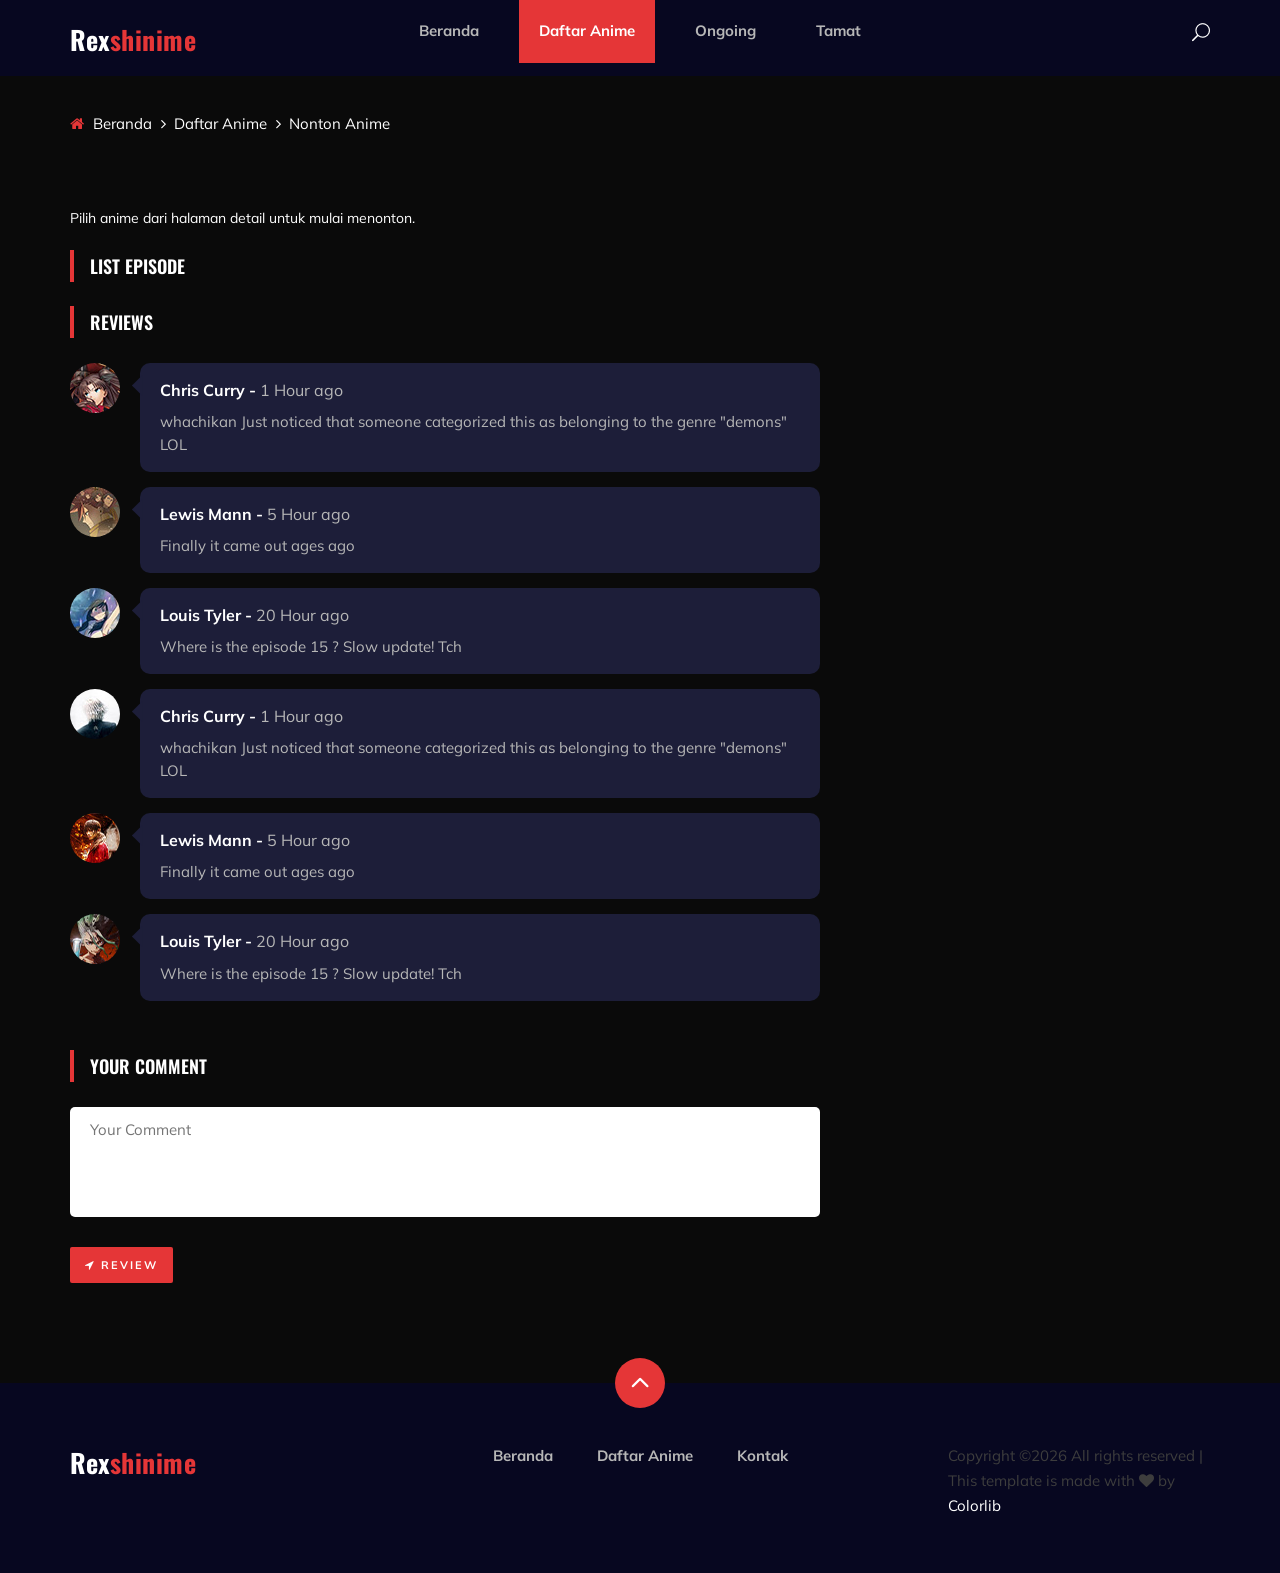
<file: anime-watching.html>
<!DOCTYPE html>
<html lang="zxx">

<head>
    <meta charset="UTF-8">
    <meta name="description" content="Rexshinime - Nonton anime sub Indo terbaru dan terlengkap.">
    <meta name="keywords" content="Rexshinime, anime, sub indo, ongoing, tamat">
    <meta name="viewport" content="width=device-width, initial-scale=1.0">
    <meta http-equiv="X-UA-Compatible" content="ie=edge">
    <title>Rexshinime | Nonton Anime</title>

    <!-- Google Font -->
    <link href="https://fonts.googleapis.com/css2?family=Oswald:wght@300;400;500;600;700&display=swap" rel="stylesheet">
    <link href="https://fonts.googleapis.com/css2?family=Mulish:wght@300;400;500;600;700;800;900&display=swap"
    rel="stylesheet">

    <!-- Css Styles -->
    <link rel="stylesheet" href="css/bootstrap.min.css" type="text/css">
    <link rel="stylesheet" href="css/font-awesome.min.css" type="text/css">
    <link rel="stylesheet" href="css/elegant-icons.css" type="text/css">
    <link rel="stylesheet" href="css/plyr.css" type="text/css">
    <link rel="stylesheet" href="css/nice-select.css" type="text/css">
    <link rel="stylesheet" href="css/owl.carousel.min.css" type="text/css">
    <link rel="stylesheet" href="css/slicknav.min.css" type="text/css">
    <link rel="stylesheet" href="css/style.css" type="text/css">
</head>

<body>
    <!-- Page Preloder -->
    <div id="preloder">
        <div class="loader"></div>
    </div>

    <!-- Header Section Begin -->
    <header class="header">
        <div class="container">
            <div class="row">
                <div class="col-lg-2">
                    <div class="header__logo">
                        <a href="./index.html" class="brand-link">
                            <span class="brand-text">Rex<span>shinime</span></span>
                        </a>
                    </div>
                </div>
                <div class="col-lg-8">
                    <div class="header__nav">
                        <nav class="header__menu mobile-menu">
                            <ul>
                                <li><a href="./index.html">Beranda</a></li>
                                <li class="active"><a href="./categories.html">Daftar Anime</a></li>
                                <li><a href="./categories.html?filter=ongoing">Ongoing</a></li>
                                <li><a href="./categories.html?filter=completed">Tamat</a></li>
                            </ul>
                        </nav>
                    </div>
                </div>
                <div class="col-lg-2">
                    <div class="header__right">
                        <a href="#" class="search-switch"><span class="icon_search"></span></a>
                    </div>
                </div>
            </div>
            <div id="mobile-menu-wrap"></div>
        </div>
    </header>
    <!-- Header End -->

    <!-- Breadcrumb Begin -->
    <div class="breadcrumb-option">
        <div class="container">
            <div class="row">
                <div class="col-lg-12">
                    <div class="breadcrumb__links">
                        <a href="./index.html"><i class="fa fa-home"></i> Beranda</a>
                        <a href="./categories.html">Daftar Anime</a>
                        <span>Nonton Anime</span>
                    </div>
                </div>
            </div>
        </div>
    </div>
    <!-- Breadcrumb End -->

    <!-- Anime Section Begin -->
    <section class="anime-details spad">
        <div class="container">
            <div class="row">
                <div class="col-lg-12">
                    <!-- Player Iframe untuk Embed Video dari API Samehadaku (Pop-up Diblokir) -->
                    <div class="anime__video__player" id="iframePlayerWrap" style="display: none; background: #000; position: relative; padding-bottom: 56.25%; height: 0; overflow: hidden; margin-bottom: 20px;">
                        <iframe id="videoIframe" src="" style="position: absolute; top: 0; left: 0; width: 100%; height: 100%; border: 0;" sandbox="allow-scripts allow-same-origin allow-presentation" allowfullscreen></iframe>
                    </div>
                    <p class="api-status" id="watchNotice">Memuat daftar episode & server video...</p>

                    <!-- Pilihan Server / Resolusi -->
                    <div class="anime__details__episodes" id="serverList" style="display: none; margin-bottom: 20px;">
                        <div class="section-title">
                            <h5>Pilih Server / Resolusi</h5>
                        </div>
                    </div>

                    <!-- Daftar Episode -->
                    <div class="anime__details__episodes" id="episodeList">
                        <div class="section-title">
                            <h5>List Episode</h5>
                        </div>
                    </div>
                </div>
            </div>
            <div class="row">
                <div class="col-lg-8">
                    <div class="anime__details__review">
                        <div class="section-title">
                            <h5>Reviews</h5>
                        </div>
                        <div class="anime__review__item">
                            <div class="anime__review__item__pic">
                                <img src="img/anime/review-1.jpg" alt="">
                            </div>
                            <div class="anime__review__item__text">
                                <h6>Chris Curry - <span>1 Hour ago</span></h6>
                                <p>whachikan Just noticed that someone categorized this as belonging to the genre
                                "demons" LOL</p>
                            </div>
                        </div>
                        <div class="anime__review__item">
                            <div class="anime__review__item__pic">
                                <img src="img/anime/review-2.jpg" alt="">
                            </div>
                            <div class="anime__review__item__text">
                                <h6>Lewis Mann - <span>5 Hour ago</span></h6>
                                <p>Finally it came out ages ago</p>
                            </div>
                        </div>
                        <div class="anime__review__item">
                            <div class="anime__review__item__pic">
                                <img src="img/anime/review-3.jpg" alt="">
                            </div>
                            <div class="anime__review__item__text">
                                <h6>Louis Tyler - <span>20 Hour ago</span></h6>
                                <p>Where is the episode 15 ? Slow update! Tch</p>
                            </div>
                        </div>
                        <div class="anime__review__item">
                            <div class="anime__review__item__pic">
                                <img src="img/anime/review-4.jpg" alt="">
                            </div>
                            <div class="anime__review__item__text">
                                <h6>Chris Curry - <span>1 Hour ago</span></h6>
                                <p>whachikan Just noticed that someone categorized this as belonging to the genre
                                "demons" LOL</p>
                            </div>
                        </div>
                        <div class="anime__review__item">
                            <div class="anime__review__item__pic">
                                <img src="img/anime/review-5.jpg" alt="">
                            </div>
                            <div class="anime__review__item__text">
                                <h6>Lewis Mann - <span>5 Hour ago</span></h6>
                                <p>Finally it came out ages ago</p>
                            </div>
                        </div>
                        <div class="anime__review__item">
                            <div class="anime__review__item__pic">
                                <img src="img/anime/review-6.jpg" alt="">
                            </div>
                            <div class="anime__review__item__text">
                                <h6>Louis Tyler - <span>20 Hour ago</span></h6>
                                <p>Where is the episode 15 ? Slow update! Tch</p>
                            </div>
                        </div>
                    </div>
                    <div class="anime__details__form">
                        <div class="section-title">
                            <h5>Your Comment</h5>
                        </div>
                        <form action="#">
                            <textarea placeholder="Your Comment"></textarea>
                            <button type="submit"><i class="fa fa-location-arrow"></i> Review</button>
                        </form>
                    </div>
                </div>
            </div>
        </div>
    </section>
    <!-- Anime Section End -->

    <!-- Footer Section Begin -->
    <footer class="footer">
        <div class="page-up">
            <a href="#" id="scrollToTopButton"><span class="arrow_carrot-up"></span></a>
        </div>
        <div class="container">
            <div class="row">
                <div class="col-lg-3">
                    <div class="footer__logo">
                        <a href="./index.html" class="brand-link"><span class="brand-text">Rex<span>shinime</span></span></a>
                    </div>
                </div>
                <div class="col-lg-6">
                    <div class="footer__nav">
                        <ul>
                            <li class="active"><a href="./index.html">Beranda</a></li>
                            <li><a href="./categories.html">Daftar Anime</a></li>
                            <li><a href="#">Kontak</a></li>
                        </ul>
                    </div>
                </div>
                <div class="col-lg-3">
                    <p>Copyright &copy;<script>document.write(new Date().getFullYear());</script> All rights reserved | This template is made with <i class="fa fa-heart" aria-hidden="true"></i> by <a href="https://colorlib.com" target="_blank">Colorlib</a></p>
                </div>
            </div>
        </div>
    </footer>
    <!-- Footer Section End -->

    <!-- Search model Begin -->
    <div class="search-model">
        <div class="h-100 d-flex align-items-center justify-content-center">
            <div class="search-close-switch"><i class="icon_close"></i></div>
            <form class="search-model-form">
                <input type="text" id="search-input" placeholder="Search here.....">
            </form>
        </div>
    </div>
    <!-- Search model end -->

    <!-- Js Plugins -->
    <script src="js/jquery-3.3.1.min.js"></script>
    <script src="js/bootstrap.min.js"></script>
    <script src="js/player.js"></script>
    <script src="js/jquery.nice-select.min.js"></script>
    <script src="js/mixitup.min.js"></script>
    <script src="js/jquery.slicknav.js"></script>
    <script src="js/owl.carousel.min.js"></script>
    <script src="js/config.js"></script>
    <script src="js/api.js"></script>
    <script src="js/main.js"></script>

</body>

</html>
</file>
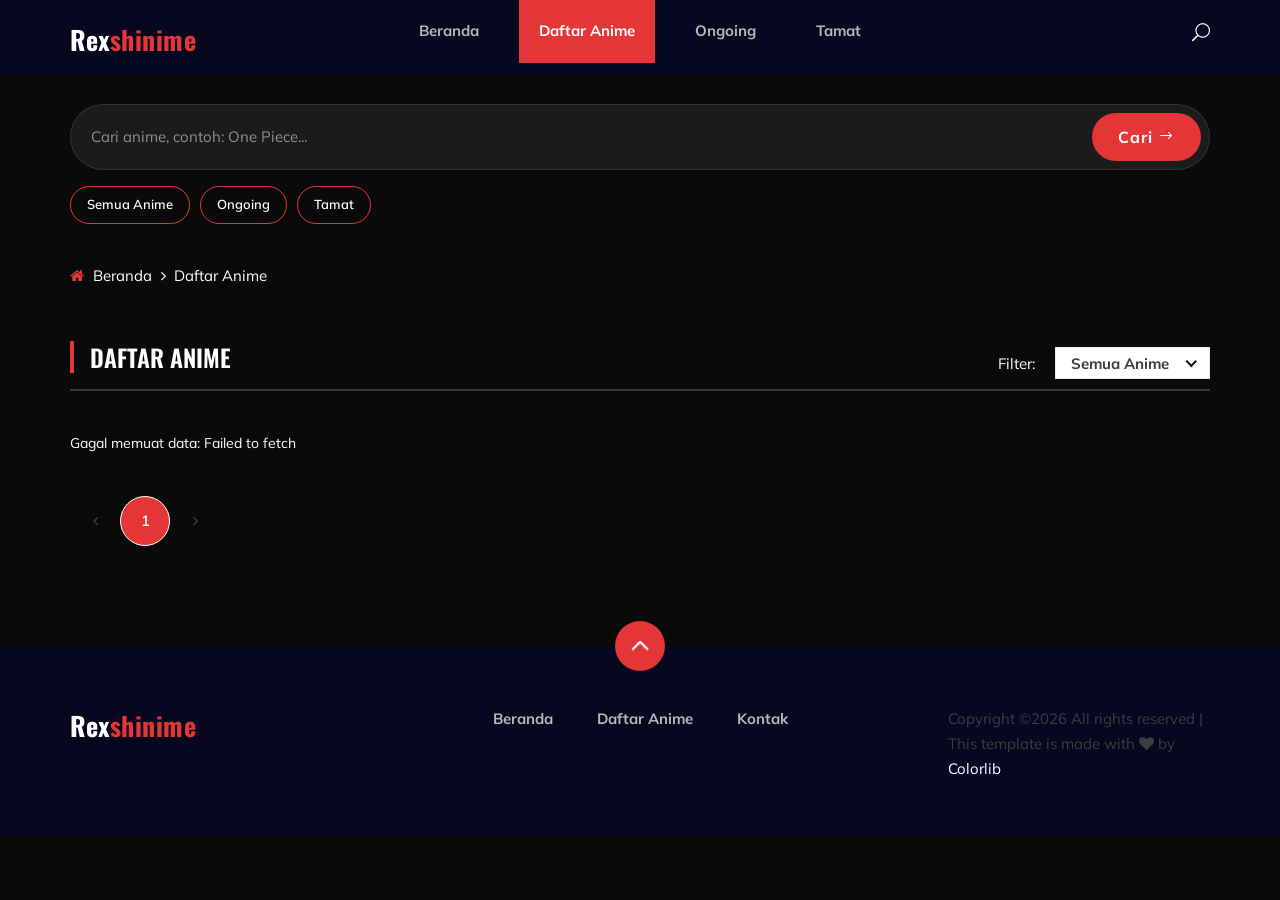
<file: categories.html>
<!DOCTYPE html>
<html lang="zxx">

<head>
    <meta charset="UTF-8">
    <meta name="description" content="Rexshinime - Nonton anime sub Indo terbaru dan terlengkap.">
    <meta name="keywords" content="Rexshinime, anime, sub indo, ongoing, tamat">
    <meta name="viewport" content="width=device-width, initial-scale=1.0">
    <meta http-equiv="X-UA-Compatible" content="ie=edge">
    <title>Rexshinime | Daftar Anime</title>

    <!-- Google Font -->
    <link href="https://fonts.googleapis.com/css2?family=Oswald:wght@300;400;500;600;700&display=swap" rel="stylesheet">
    <link href="https://fonts.googleapis.com/css2?family=Mulish:wght@300;400;500;600;700;800;900&display=swap"
    rel="stylesheet">

    <!-- Css Styles -->
    <link rel="stylesheet" href="css/bootstrap.min.css" type="text/css">
    <link rel="stylesheet" href="css/font-awesome.min.css" type="text/css">
    <link rel="stylesheet" href="css/elegant-icons.css" type="text/css">
    <link rel="stylesheet" href="css/plyr.css" type="text/css">
    <link rel="stylesheet" href="css/nice-select.css" type="text/css">
    <link rel="stylesheet" href="css/owl.carousel.min.css" type="text/css">
    <link rel="stylesheet" href="css/slicknav.min.css" type="text/css">
    <link rel="stylesheet" href="css/style.css" type="text/css">
</head>

<body>
    <!-- Page Preloder -->
    <div id="preloder">
        <div class="loader"></div>
    </div>

    <!-- Header Section Begin -->
    <header class="header">
        <div class="container">
            <div class="row">
                <div class="col-lg-2">
                    <div class="header__logo">
                        <a href="./index.html" class="brand-link">
                            <span class="brand-text">Rex<span>shinime</span></span>
                        </a>
                    </div>
                </div>
                <div class="col-lg-8">
                    <div class="header__nav">
                        <nav class="header__menu mobile-menu">
                            <ul>
                                <li><a href="./index.html">Beranda</a></li>
                                <li class="active"><a href="./categories.html">Daftar Anime</a></li>
                                <li><a href="./categories.html?filter=ongoing">Ongoing</a></li>
                                <li><a href="./categories.html?filter=completed">Tamat</a></li>
                            </ul>
                        </nav>
                    </div>
                </div>
                <div class="col-lg-2">
                    <div class="header__right">
                        <a href="#" class="search-switch"><span class="icon_search"></span></a>
                    </div>
                </div>
            </div>
            <div id="mobile-menu-wrap"></div>
        </div>
    </header>
    <!-- Header End -->

    <!-- Pencarian Cepat Begin -->
    <section class="home-help">
        <div class="container">
            <form id="homeSearchForm" class="home-search" role="search">
                <input type="search" id="homeSearchInput" name="q" placeholder="Cari anime, contoh: One Piece..." aria-label="Cari anime">
                <button type="submit">Cari <span class="arrow_right"></span></button>
            </form>
            <div class="home-chips">
                <a href="./categories.html?filter=all">Semua Anime</a>
                <a href="./categories.html?filter=ongoing">Ongoing</a>
                <a href="./categories.html?filter=completed">Tamat</a>
            </div>
        </div>
    </section>
    <!-- Pencarian Cepat End -->

    <!-- Breadcrumb Begin -->
    <div class="breadcrumb-option">
        <div class="container">
            <div class="row">
                <div class="col-lg-12">
                    <div class="breadcrumb__links">
                        <a href="./index.html"><i class="fa fa-home"></i> Beranda</a>
                        <span>Daftar Anime</span>
                    </div>
                </div>
            </div>
        </div>
    </div>
    <!-- Breadcrumb End -->

    <!-- Product Section Begin -->
    <section class="product-page spad">
        <div class="container">
            <div class="row">
                <div class="col-lg-12">
                    <div class="product__page__content">
                        <div class="product__page__title">
                            <div class="row">
                                <div class="col-lg-8 col-md-8 col-sm-6">
                                    <div class="section-title">
                                        <h4>Daftar Anime</h4>
                                    </div>
                                </div>
                                <div class="col-lg-4 col-md-4 col-sm-6">
                                    <div class="product__page__filter">
                                        <p>Filter:</p>
                                        <select id="apiFilterSelect">
                                            <option value="all">Semua Anime</option>
                                            <option value="ongoing">Ongoing</option>
                                            <option value="completed">Tamat</option>
                                        </select>
                                    </div>
                                </div>
                            </div>
                        </div>
                        <div class="row" id="apiList"></div>
                        <div class="product__pagination" id="apiPagination"></div>
                    </div>
                </div>
            </div>
        </div>
    </section>
    <!-- Product Section End -->

<!-- Footer Section Begin -->
<footer class="footer">
    <div class="page-up">
        <a href="#" id="scrollToTopButton"><span class="arrow_carrot-up"></span></a>
    </div>
    <div class="container">
        <div class="row">
            <div class="col-lg-3">
                <div class="footer__logo">
                    <a href="./index.html" class="brand-link"><span class="brand-text">Rex<span>shinime</span></span></a>
                </div>
            </div>
            <div class="col-lg-6">
                <div class="footer__nav">
                    <ul>
                        <li class="active"><a href="./index.html">Beranda</a></li>
                        <li><a href="./categories.html">Daftar Anime</a></li>
                        <li><a href="#">Kontak</a></li>
                    </ul>
                </div>
            </div>
            <div class="col-lg-3">
                <p><!-- Link back to Colorlib can't be removed. Template is licensed under CC BY 3.0. -->
                  Copyright &copy;<script>document.write(new Date().getFullYear());</script> All rights reserved | This template is made with <i class="fa fa-heart" aria-hidden="true"></i> by <a href="https://colorlib.com" target="_blank">Colorlib</a>
                  <!-- Link back to Colorlib can't be removed. Template is licensed under CC BY 3.0. --></p>

              </div>
          </div>
      </div>
  </footer>
  <!-- Footer Section End -->

  <!-- Search model Begin -->
  <div class="search-model">
    <div class="h-100 d-flex align-items-center justify-content-center">
        <div class="search-close-switch"><i class="icon_close"></i></div>
        <form class="search-model-form">
            <input type="text" id="search-input" placeholder="Search here.....">
        </form>
    </div>
</div>
<!-- Search model end -->

<!-- Js Plugins -->
<script src="js/jquery-3.3.1.min.js"></script>
<script src="js/bootstrap.min.js"></script>
<script src="js/config.js"></script>
<script src="js/demo-data.js"></script>
<script src="js/api.js"></script>
<script src="js/player.js"></script>
<script src="js/jquery.nice-select.min.js"></script>
<script src="js/mixitup.min.js"></script>
<script src="js/jquery.slicknav.js"></script>
<script src="js/owl.carousel.min.js"></script>
<script src="js/main.js"></script>

</body>

</html>
</file>
<file: css/elegant-icons.css>
@font-face {
	font-family: 'ElegantIcons';
	src:url('../fonts/ElegantIcons.eot');
	src:url('../fonts/ElegantIcons.eot?#iefix') format('embedded-opentype'),
		url('../fonts/ElegantIcons.woff') format('woff'),
		url('../fonts/ElegantIcons.ttf') format('truetype'),
		url('../fonts/ElegantIcons.svg#ElegantIcons') format('svg');
	font-weight: normal;
	font-style: normal;
}

/* Use the following CSS code if you want to use data attributes for inserting your icons */
[data-icon]:before {
	font-family: 'ElegantIcons';
	content: attr(data-icon);
	speak: none;
	font-weight: normal;
	font-variant: normal;
	text-transform: none;
	line-height: 1;
	-webkit-font-smoothing: antialiased;
	-moz-osx-font-smoothing: grayscale;
}

/* Use the following CSS code if you want to have a class per icon */
/*
Instead of a list of all class selectors,
you can use the generic selector below, but it's slower:
[class*="your-class-prefix"] {
*/
.arrow_up, .arrow_down, .arrow_left, .arrow_right, .arrow_left-up, .arrow_right-up, .arrow_right-down, .arrow_left-down, .arrow-up-down, .arrow_up-down_alt, .arrow_left-right_alt, .arrow_left-right, .arrow_expand_alt2, .arrow_expand_alt, .arrow_condense, .arrow_expand, .arrow_move, .arrow_carrot-up, .arrow_carrot-down, .arrow_carrot-left, .arrow_carrot-right, .arrow_carrot-2up, .arrow_carrot-2down, .arrow_carrot-2left, .arrow_carrot-2right, .arrow_carrot-up_alt2, .arrow_carrot-down_alt2, .arrow_carrot-left_alt2, .arrow_carrot-right_alt2, .arrow_carrot-2up_alt2, .arrow_carrot-2down_alt2, .arrow_carrot-2left_alt2, .arrow_carrot-2right_alt2, .arrow_triangle-up, .arrow_triangle-down, .arrow_triangle-left, .arrow_triangle-right, .arrow_triangle-up_alt2, .arrow_triangle-down_alt2, .arrow_triangle-left_alt2, .arrow_triangle-right_alt2, .arrow_back, .icon_minus-06, .icon_plus, .icon_close, .icon_check, .icon_minus_alt2, .icon_plus_alt2, .icon_close_alt2, .icon_check_alt2, .icon_zoom-out_alt, .icon_zoom-in_alt, .icon_search, .icon_box-empty, .icon_box-selected, .icon_minus-box, .icon_plus-box, .icon_box-checked, .icon_circle-empty, .icon_circle-slelected, .icon_stop_alt2, .icon_stop, .icon_pause_alt2, .icon_pause, .icon_menu, .icon_menu-square_alt2, .icon_menu-circle_alt2, .icon_ul, .icon_ol, .icon_adjust-horiz, .icon_adjust-vert, .icon_document_alt, .icon_documents_alt, .icon_pencil, .icon_pencil-edit_alt, .icon_pencil-edit, .icon_folder-alt, .icon_folder-open_alt, .icon_folder-add_alt, .icon_info_alt, .icon_error-oct_alt, .icon_error-circle_alt, .icon_error-triangle_alt, .icon_question_alt2, .icon_question, .icon_comment_alt, .icon_chat_alt, .icon_vol-mute_alt, .icon_volume-low_alt, .icon_volume-high_alt, .icon_quotations, .icon_quotations_alt2, .icon_clock_alt, .icon_lock_alt, .icon_lock-open_alt, .icon_key_alt, .icon_cloud_alt, .icon_cloud-upload_alt, .icon_cloud-download_alt, .icon_image, .icon_images, .icon_lightbulb_alt, .icon_gift_alt, .icon_house_alt, .icon_genius, .icon_mobile, .icon_tablet, .icon_laptop, .icon_desktop, .icon_camera_alt, .icon_mail_alt, .icon_cone_alt, .icon_ribbon_alt, .icon_bag_alt, .icon_creditcard, .icon_cart_alt, .icon_paperclip, .icon_tag_alt, .icon_tags_alt, .icon_trash_alt, .icon_cursor_alt, .icon_mic_alt, .icon_compass_alt, .icon_pin_alt, .icon_pushpin_alt, .icon_map_alt, .icon_drawer_alt, .icon_toolbox_alt, .icon_book_alt, .icon_calendar, .icon_film, .icon_table, .icon_contacts_alt, .icon_headphones, .icon_lifesaver, .icon_piechart, .icon_refresh, .icon_link_alt, .icon_link, .icon_loading, .icon_blocked, .icon_archive_alt, .icon_heart_alt, .icon_star_alt, .icon_star-half_alt, .icon_star, .icon_star-half, .icon_tools, .icon_tool, .icon_cog, .icon_cogs, .arrow_up_alt, .arrow_down_alt, .arrow_left_alt, .arrow_right_alt, .arrow_left-up_alt, .arrow_right-up_alt, .arrow_right-down_alt, .arrow_left-down_alt, .arrow_condense_alt, .arrow_expand_alt3, .arrow_carrot_up_alt, .arrow_carrot-down_alt, .arrow_carrot-left_alt, .arrow_carrot-right_alt, .arrow_carrot-2up_alt, .arrow_carrot-2dwnn_alt, .arrow_carrot-2left_alt, .arrow_carrot-2right_alt, .arrow_triangle-up_alt, .arrow_triangle-down_alt, .arrow_triangle-left_alt, .arrow_triangle-right_alt, .icon_minus_alt, .icon_plus_alt, .icon_close_alt, .icon_check_alt, .icon_zoom-out, .icon_zoom-in, .icon_stop_alt, .icon_menu-square_alt, .icon_menu-circle_alt, .icon_document, .icon_documents, .icon_pencil_alt, .icon_folder, .icon_folder-open, .icon_folder-add, .icon_folder_upload, .icon_folder_download, .icon_info, .icon_error-circle, .icon_error-oct, .icon_error-triangle, .icon_question_alt, .icon_comment, .icon_chat, .icon_vol-mute, .icon_volume-low, .icon_volume-high, .icon_quotations_alt, .icon_clock, .icon_lock, .icon_lock-open, .icon_key, .icon_cloud, .icon_cloud-upload, .icon_cloud-download, .icon_lightbulb, .icon_gift, .icon_house, .icon_camera, .icon_mail, .icon_cone, .icon_ribbon, .icon_bag, .icon_cart, .icon_tag, .icon_tags, .icon_trash, .icon_cursor, .icon_mic, .icon_compass, .icon_pin, .icon_pushpin, .icon_map, .icon_drawer, .icon_toolbox, .icon_book, .icon_contacts, .icon_archive, .icon_heart, .icon_profile, .icon_group, .icon_grid-2x2, .icon_grid-3x3, .icon_music, .icon_pause_alt, .icon_phone, .icon_upload, .icon_download, .social_facebook, .social_twitter, .social_pinterest, .social_googleplus, .social_tumblr, .social_tumbleupon, .social_wordpress, .social_instagram, .social_dribbble, .social_vimeo, .social_linkedin, .social_rss, .social_deviantart, .social_share, .social_myspace, .social_skype, .social_youtube, .social_picassa, .social_googledrive, .social_flickr, .social_blogger, .social_spotify, .social_delicious, .social_facebook_circle, .social_twitter_circle, .social_pinterest_circle, .social_googleplus_circle, .social_tumblr_circle, .social_stumbleupon_circle, .social_wordpress_circle, .social_instagram_circle, .social_dribbble_circle, .social_vimeo_circle, .social_linkedin_circle, .social_rss_circle, .social_deviantart_circle, .social_share_circle, .social_myspace_circle, .social_skype_circle, .social_youtube_circle, .social_picassa_circle, .social_googledrive_alt2, .social_flickr_circle, .social_blogger_circle, .social_spotify_circle, .social_delicious_circle, .social_facebook_square, .social_twitter_square, .social_pinterest_square, .social_googleplus_square, .social_tumblr_square, .social_stumbleupon_square, .social_wordpress_square, .social_instagram_square, .social_dribbble_square, .social_vimeo_square, .social_linkedin_square, .social_rss_square, .social_deviantart_square, .social_share_square, .social_myspace_square, .social_skype_square, .social_youtube_square, .social_picassa_square, .social_googledrive_square, .social_flickr_square, .social_blogger_square, .social_spotify_square, .social_delicious_square, .icon_printer, .icon_calulator, .icon_building, .icon_floppy, .icon_drive, .icon_search-2, .icon_id, .icon_id-2, .icon_puzzle, .icon_like, .icon_dislike, .icon_mug, .icon_currency, .icon_wallet, .icon_pens, .icon_easel, .icon_flowchart, .icon_datareport, .icon_briefcase, .icon_shield, .icon_percent, .icon_globe, .icon_globe-2, .icon_target, .icon_hourglass, .icon_balance, .icon_rook, .icon_printer-alt, .icon_calculator_alt, .icon_building_alt, .icon_floppy_alt, .icon_drive_alt, .icon_search_alt, .icon_id_alt, .icon_id-2_alt, .icon_puzzle_alt, .icon_like_alt, .icon_dislike_alt, .icon_mug_alt, .icon_currency_alt, .icon_wallet_alt, .icon_pens_alt, .icon_easel_alt, .icon_flowchart_alt, .icon_datareport_alt, .icon_briefcase_alt, .icon_shield_alt, .icon_percent_alt, .icon_globe_alt, .icon_clipboard {
	font-family: 'ElegantIcons';
	speak: none;
	font-style: normal;
	font-weight: normal;
	font-variant: normal;
	text-transform: none;
	line-height: 1;
	-webkit-font-smoothing: antialiased;
}
.arrow_up:before {
	content: "\21";
}
.arrow_down:before {
	content: "\22";
}
.arrow_left:before {
	content: "\23";
}
.arrow_right:before {
	content: "\24";
}
.arrow_left-up:before {
	content: "\25";
}
.arrow_right-up:before {
	content: "\26";
}
.arrow_right-down:before {
	content: "\27";
}
.arrow_left-down:before {
	content: "\28";
}
.arrow-up-down:before {
	content: "\29";
}
.arrow_up-down_alt:before {
	content: "\2a";
}
.arrow_left-right_alt:before {
	content: "\2b";
}
.arrow_left-right:before {
	content: "\2c";
}
.arrow_expand_alt2:before {
	content: "\2d";
}
.arrow_expand_alt:before {
	content: "\2e";
}
.arrow_condense:before {
	content: "\2f";
}
.arrow_expand:before {
	content: "\30";
}
.arrow_move:before {
	content: "\31";
}
.arrow_carrot-up:before {
	content: "\32";
}
.arrow_carrot-down:before {
	content: "\33";
}
.arrow_carrot-left:before {
	content: "\34";
}
.arrow_carrot-right:before {
	content: "\35";
}
.arrow_carrot-2up:before {
	content: "\36";
}
.arrow_carrot-2down:before {
	content: "\37";
}
.arrow_carrot-2left:before {
	content: "\38";
}
.arrow_carrot-2right:before {
	content: "\39";
}
.arrow_carrot-up_alt2:before {
	content: "\3a";
}
.arrow_carrot-down_alt2:before {
	content: "\3b";
}
.arrow_carrot-left_alt2:before {
	content: "\3c";
}
.arrow_carrot-right_alt2:before {
	content: "\3d";
}
.arrow_carrot-2up_alt2:before {
	content: "\3e";
}
.arrow_carrot-2down_alt2:before {
	content: "\3f";
}
.arrow_carrot-2left_alt2:before {
	content: "\40";
}
.arrow_carrot-2right_alt2:before {
	content: "\41";
}
.arrow_triangle-up:before {
	content: "\42";
}
.arrow_triangle-down:before {
	content: "\43";
}
.arrow_triangle-left:before {
	content: "\44";
}
.arrow_triangle-right:before {
	content: "\45";
}
.arrow_triangle-up_alt2:before {
	content: "\46";
}
.arrow_triangle-down_alt2:before {
	content: "\47";
}
.arrow_triangle-left_alt2:before {
	content: "\48";
}
.arrow_triangle-right_alt2:before {
	content: "\49";
}
.arrow_back:before {
	content: "\4a";
}
.icon_minus-06:before {
	content: "\4b";
}
.icon_plus:before {
	content: "\4c";
}
.icon_close:before {
	content: "\4d";
}
.icon_check:before {
	content: "\4e";
}
.icon_minus_alt2:before {
	content: "\4f";
}
.icon_plus_alt2:before {
	content: "\50";
}
.icon_close_alt2:before {
	content: "\51";
}
.icon_check_alt2:before {
	content: "\52";
}
.icon_zoom-out_alt:before {
	content: "\53";
}
.icon_zoom-in_alt:before {
	content: "\54";
}
.icon_search:before {
	content: "\55";
}
.icon_box-empty:before {
	content: "\56";
}
.icon_box-selected:before {
	content: "\57";
}
.icon_minus-box:before {
	content: "\58";
}
.icon_plus-box:before {
	content: "\59";
}
.icon_box-checked:before {
	content: "\5a";
}
.icon_circle-empty:before {
	content: "\5b";
}
.icon_circle-slelected:before {
	content: "\5c";
}
.icon_stop_alt2:before {
	content: "\5d";
}
.icon_stop:before {
	content: "\5e";
}
.icon_pause_alt2:before {
	content: "\5f";
}
.icon_pause:before {
	content: "\60";
}
.icon_menu:before {
	content: "\61";
}
.icon_menu-square_alt2:before {
	content: "\62";
}
.icon_menu-circle_alt2:before {
	content: "\63";
}
.icon_ul:before {
	content: "\64";
}
.icon_ol:before {
	content: "\65";
}
.icon_adjust-horiz:before {
	content: "\66";
}
.icon_adjust-vert:before {
	content: "\67";
}
.icon_document_alt:before {
	content: "\68";
}
.icon_documents_alt:before {
	content: "\69";
}
.icon_pencil:before {
	content: "\6a";
}
.icon_pencil-edit_alt:before {
	content: "\6b";
}
.icon_pencil-edit:before {
	content: "\6c";
}
.icon_folder-alt:before {
	content: "\6d";
}
.icon_folder-open_alt:before {
	content: "\6e";
}
.icon_folder-add_alt:before {
	content: "\6f";
}
.icon_info_alt:before {
	content: "\70";
}
.icon_error-oct_alt:before {
	content: "\71";
}
.icon_error-circle_alt:before {
	content: "\72";
}
.icon_error-triangle_alt:before {
	content: "\73";
}
.icon_question_alt2:before {
	content: "\74";
}
.icon_question:before {
	content: "\75";
}
.icon_comment_alt:before {
	content: "\76";
}
.icon_chat_alt:before {
	content: "\77";
}
.icon_vol-mute_alt:before {
	content: "\78";
}
.icon_volume-low_alt:before {
	content: "\79";
}
.icon_volume-high_alt:before {
	content: "\7a";
}
.icon_quotations:before {
	content: "\7b";
}
.icon_quotations_alt2:before {
	content: "\7c";
}
.icon_clock_alt:before {
	content: "\7d";
}
.icon_lock_alt:before {
	content: "\7e";
}
.icon_lock-open_alt:before {
	content: "\e000";
}
.icon_key_alt:before {
	content: "\e001";
}
.icon_cloud_alt:before {
	content: "\e002";
}
.icon_cloud-upload_alt:before {
	content: "\e003";
}
.icon_cloud-download_alt:before {
	content: "\e004";
}
.icon_image:before {
	content: "\e005";
}
.icon_images:before {
	content: "\e006";
}
.icon_lightbulb_alt:before {
	content: "\e007";
}
.icon_gift_alt:before {
	content: "\e008";
}
.icon_house_alt:before {
	content: "\e009";
}
.icon_genius:before {
	content: "\e00a";
}
.icon_mobile:before {
	content: "\e00b";
}
.icon_tablet:before {
	content: "\e00c";
}
.icon_laptop:before {
	content: "\e00d";
}
.icon_desktop:before {
	content: "\e00e";
}
.icon_camera_alt:before {
	content: "\e00f";
}
.icon_mail_alt:before {
	content: "\e010";
}
.icon_cone_alt:before {
	content: "\e011";
}
.icon_ribbon_alt:before {
	content: "\e012";
}
.icon_bag_alt:before {
	content: "\e013";
}
.icon_creditcard:before {
	content: "\e014";
}
.icon_cart_alt:before {
	content: "\e015";
}
.icon_paperclip:before {
	content: "\e016";
}
.icon_tag_alt:before {
	content: "\e017";
}
.icon_tags_alt:before {
	content: "\e018";
}
.icon_trash_alt:before {
	content: "\e019";
}
.icon_cursor_alt:before {
	content: "\e01a";
}
.icon_mic_alt:before {
	content: "\e01b";
}
.icon_compass_alt:before {
	content: "\e01c";
}
.icon_pin_alt:before {
	content: "\e01d";
}
.icon_pushpin_alt:before {
	content: "\e01e";
}
.icon_map_alt:before {
	content: "\e01f";
}
.icon_drawer_alt:before {
	content: "\e020";
}
.icon_toolbox_alt:before {
	content: "\e021";
}
.icon_book_alt:before {
	content: "\e022";
}
.icon_calendar:before {
	content: "\e023";
}
.icon_film:before {
	content: "\e024";
}
.icon_table:before {
	content: "\e025";
}
.icon_contacts_alt:before {
	content: "\e026";
}
.icon_headphones:before {
	content: "\e027";
}
.icon_lifesaver:before {
	content: "\e028";
}
.icon_piechart:before {
	content: "\e029";
}
.icon_refresh:before {
	content: "\e02a";
}
.icon_link_alt:before {
	content: "\e02b";
}
.icon_link:before {
	content: "\e02c";
}
.icon_loading:before {
	content: "\e02d";
}
.icon_blocked:before {
	content: "\e02e";
}
.icon_archive_alt:before {
	content: "\e02f";
}
.icon_heart_alt:before {
	content: "\e030";
}
.icon_star_alt:before {
	content: "\e031";
}
.icon_star-half_alt:before {
	content: "\e032";
}
.icon_star:before {
	content: "\e033";
}
.icon_star-half:before {
	content: "\e034";
}
.icon_tools:before {
	content: "\e035";
}
.icon_tool:before {
	content: "\e036";
}
.icon_cog:before {
	content: "\e037";
}
.icon_cogs:before {
	content: "\e038";
}
.arrow_up_alt:before {
	content: "\e039";
}
.arrow_down_alt:before {
	content: "\e03a";
}
.arrow_left_alt:before {
	content: "\e03b";
}
.arrow_right_alt:before {
	content: "\e03c";
}
.arrow_left-up_alt:before {
	content: "\e03d";
}
.arrow_right-up_alt:before {
	content: "\e03e";
}
.arrow_right-down_alt:before {
	content: "\e03f";
}
.arrow_left-down_alt:before {
	content: "\e040";
}
.arrow_condense_alt:before {
	content: "\e041";
}
.arrow_expand_alt3:before {
	content: "\e042";
}
.arrow_carrot_up_alt:before {
	content: "\e043";
}
.arrow_carrot-down_alt:before {
	content: "\e044";
}
.arrow_carrot-left_alt:before {
	content: "\e045";
}
.arrow_carrot-right_alt:before {
	content: "\e046";
}
.arrow_carrot-2up_alt:before {
	content: "\e047";
}
.arrow_carrot-2dwnn_alt:before {
	content: "\e048";
}
.arrow_carrot-2left_alt:before {
	content: "\e049";
}
.arrow_carrot-2right_alt:before {
	content: "\e04a";
}
.arrow_triangle-up_alt:before {
	content: "\e04b";
}
.arrow_triangle-down_alt:before {
	content: "\e04c";
}
.arrow_triangle-left_alt:before {
	content: "\e04d";
}
.arrow_triangle-right_alt:before {
	content: "\e04e";
}
.icon_minus_alt:before {
	content: "\e04f";
}
.icon_plus_alt:before {
	content: "\e050";
}
.icon_close_alt:before {
	content: "\e051";
}
.icon_check_alt:before {
	content: "\e052";
}
.icon_zoom-out:before {
	content: "\e053";
}
.icon_zoom-in:before {
	content: "\e054";
}
.icon_stop_alt:before {
	content: "\e055";
}
.icon_menu-square_alt:before {
	content: "\e056";
}
.icon_menu-circle_alt:before {
	content: "\e057";
}
.icon_document:before {
	content: "\e058";
}
.icon_documents:before {
	content: "\e059";
}
.icon_pencil_alt:before {
	content: "\e05a";
}
.icon_folder:before {
	content: "\e05b";
}
.icon_folder-open:before {
	content: "\e05c";
}
.icon_folder-add:before {
	content: "\e05d";
}
.icon_folder_upload:before {
	content: "\e05e";
}
.icon_folder_download:before {
	content: "\e05f";
}
.icon_info:before {
	content: "\e060";
}
.icon_error-circle:before {
	content: "\e061";
}
.icon_error-oct:before {
	content: "\e062";
}
.icon_error-triangle:before {
	content: "\e063";
}
.icon_question_alt:before {
	content: "\e064";
}
.icon_comment:before {
	content: "\e065";
}
.icon_chat:before {
	content: "\e066";
}
.icon_vol-mute:before {
	content: "\e067";
}
.icon_volume-low:before {
	content: "\e068";
}
.icon_volume-high:before {
	content: "\e069";
}
.icon_quotations_alt:before {
	content: "\e06a";
}
.icon_clock:before {
	content: "\e06b";
}
.icon_lock:before {
	content: "\e06c";
}
.icon_lock-open:before {
	content: "\e06d";
}
.icon_key:before {
	content: "\e06e";
}
.icon_cloud:before {
	content: "\e06f";
}
.icon_cloud-upload:before {
	content: "\e070";
}
.icon_cloud-download:before {
	content: "\e071";
}
.icon_lightbulb:before {
	content: "\e072";
}
.icon_gift:before {
	content: "\e073";
}
.icon_house:before {
	content: "\e074";
}
.icon_camera:before {
	content: "\e075";
}
.icon_mail:before {
	content: "\e076";
}
.icon_cone:before {
	content: "\e077";
}
.icon_ribbon:before {
	content: "\e078";
}
.icon_bag:before {
	content: "\e079";
}
.icon_cart:before {
	content: "\e07a";
}
.icon_tag:before {
	content: "\e07b";
}
.icon_tags:before {
	content: "\e07c";
}
.icon_trash:before {
	content: "\e07d";
}
.icon_cursor:before {
	content: "\e07e";
}
.icon_mic:before {
	content: "\e07f";
}
.icon_compass:before {
	content: "\e080";
}
.icon_pin:before {
	content: "\e081";
}
.icon_pushpin:before {
	content: "\e082";
}
.icon_map:before {
	content: "\e083";
}
.icon_drawer:before {
	content: "\e084";
}
.icon_toolbox:before {
	content: "\e085";
}
.icon_book:before {
	content: "\e086";
}
.icon_contacts:before {
	content: "\e087";
}
.icon_archive:before {
	content: "\e088";
}
.icon_heart:before {
	content: "\e089";
}
.icon_profile:before {
	content: "\e08a";
}
.icon_group:before {
	content: "\e08b";
}
.icon_grid-2x2:before {
	content: "\e08c";
}
.icon_grid-3x3:before {
	content: "\e08d";
}
.icon_music:before {
	content: "\e08e";
}
.icon_pause_alt:before {
	content: "\e08f";
}
.icon_phone:before {
	content: "\e090";
}
.icon_upload:before {
	content: "\e091";
}
.icon_download:before {
	content: "\e092";
}
.social_facebook:before {
	content: "\e093";
}
.social_twitter:before {
	content: "\e094";
}
.social_pinterest:before {
	content: "\e095";
}
.social_googleplus:before {
	content: "\e096";
}
.social_tumblr:before {
	content: "\e097";
}
.social_tumbleupon:before {
	content: "\e098";
}
.social_wordpress:before {
	content: "\e099";
}
.social_instagram:before {
	content: "\e09a";
}
.social_dribbble:before {
	content: "\e09b";
}
.social_vimeo:before {
	content: "\e09c";
}
.social_linkedin:before {
	content: "\e09d";
}
.social_rss:before {
	content: "\e09e";
}
.social_deviantart:before {
	content: "\e09f";
}
.social_share:before {
	content: "\e0a0";
}
.social_myspace:before {
	content: "\e0a1";
}
.social_skype:before {
	content: "\e0a2";
}
.social_youtube:before {
	content: "\e0a3";
}
.social_picassa:before {
	content: "\e0a4";
}
.social_googledrive:before {
	content: "\e0a5";
}
.social_flickr:before {
	content: "\e0a6";
}
.social_blogger:before {
	content: "\e0a7";
}
.social_spotify:before {
	content: "\e0a8";
}
.social_delicious:before {
	content: "\e0a9";
}
.social_facebook_circle:before {
	content: "\e0aa";
}
.social_twitter_circle:before {
	content: "\e0ab";
}
.social_pinterest_circle:before {
	content: "\e0ac";
}
.social_googleplus_circle:before {
	content: "\e0ad";
}
.social_tumblr_circle:before {
	content: "\e0ae";
}
.social_stumbleupon_circle:before {
	content: "\e0af";
}
.social_wordpress_circle:before {
	content: "\e0b0";
}
.social_instagram_circle:before {
	content: "\e0b1";
}
.social_dribbble_circle:before {
	content: "\e0b2";
}
.social_vimeo_circle:before {
	content: "\e0b3";
}
.social_linkedin_circle:before {
	content: "\e0b4";
}
.social_rss_circle:before {
	content: "\e0b5";
}
.social_deviantart_circle:before {
	content: "\e0b6";
}
.social_share_circle:before {
	content: "\e0b7";
}
.social_myspace_circle:before {
	content: "\e0b8";
}
.social_skype_circle:before {
	content: "\e0b9";
}
.social_youtube_circle:before {
	content: "\e0ba";
}
.social_picassa_circle:before {
	content: "\e0bb";
}
.social_googledrive_alt2:before {
	content: "\e0bc";
}
.social_flickr_circle:before {
	content: "\e0bd";
}
.social_blogger_circle:before {
	content: "\e0be";
}
.social_spotify_circle:before {
	content: "\e0bf";
}
.social_delicious_circle:before {
	content: "\e0c0";
}
.social_facebook_square:before {
	content: "\e0c1";
}
.social_twitter_square:before {
	content: "\e0c2";
}
.social_pinterest_square:before {
	content: "\e0c3";
}
.social_googleplus_square:before {
	content: "\e0c4";
}
.social_tumblr_square:before {
	content: "\e0c5";
}
.social_stumbleupon_square:before {
	content: "\e0c6";
}
.social_wordpress_square:before {
	content: "\e0c7";
}
.social_instagram_square:before {
	content: "\e0c8";
}
.social_dribbble_square:before {
	content: "\e0c9";
}
.social_vimeo_square:before {
	content: "\e0ca";
}
.social_linkedin_square:before {
	content: "\e0cb";
}
.social_rss_square:before {
	content: "\e0cc";
}
.social_deviantart_square:before {
	content: "\e0cd";
}
.social_share_square:before {
	content: "\e0ce";
}
.social_myspace_square:before {
	content: "\e0cf";
}
.social_skype_square:before {
	content: "\e0d0";
}
.social_youtube_square:before {
	content: "\e0d1";
}
.social_picassa_square:before {
	content: "\e0d2";
}
.social_googledrive_square:before {
	content: "\e0d3";
}
.social_flickr_square:before {
	content: "\e0d4";
}
.social_blogger_square:before {
	content: "\e0d5";
}
.social_spotify_square:before {
	content: "\e0d6";
}
.social_delicious_square:before {
	content: "\e0d7";
}
.icon_printer:before {
	content: "\e103";
}
.icon_calulator:before {
	content: "\e0ee";
}
.icon_building:before {
	content: "\e0ef";
}
.icon_floppy:before {
	content: "\e0e8";
}
.icon_drive:before {
	content: "\e0ea";
}
.icon_search-2:before {
	content: "\e101";
}
.icon_id:before {
	content: "\e107";
}
.icon_id-2:before {
	content: "\e108";
}
.icon_puzzle:before {
	content: "\e102";
}
.icon_like:before {
	content: "\e106";
}
.icon_dislike:before {
	content: "\e0eb";
}
.icon_mug:before {
	content: "\e105";
}
.icon_currency:before {
	content: "\e0ed";
}
.icon_wallet:before {
	content: "\e100";
}
.icon_pens:before {
	content: "\e104";
}
.icon_easel:before {
	content: "\e0e9";
}
.icon_flowchart:before {
	content: "\e109";
}
.icon_datareport:before {
	content: "\e0ec";
}
.icon_briefcase:before {
	content: "\e0fe";
}
.icon_shield:before {
	content: "\e0f6";
}
.icon_percent:before {
	content: "\e0fb";
}
.icon_globe:before {
	content: "\e0e2";
}
.icon_globe-2:before {
	content: "\e0e3";
}
.icon_target:before {
	content: "\e0f5";
}
.icon_hourglass:before {
	content: "\e0e1";
}
.icon_balance:before {
	content: "\e0ff";
}
.icon_rook:before {
	content: "\e0f8";
}
.icon_printer-alt:before {
	content: "\e0fa";
}
.icon_calculator_alt:before {
	content: "\e0e7";
}
.icon_building_alt:before {
	content: "\e0fd";
}
.icon_floppy_alt:before {
	content: "\e0e4";
}
.icon_drive_alt:before {
	content: "\e0e5";
}
.icon_search_alt:before {
	content: "\e0f7";
}
.icon_id_alt:before {
	content: "\e0e0";
}
.icon_id-2_alt:before {
	content: "\e0fc";
}
.icon_puzzle_alt:before {
	content: "\e0f9";
}
.icon_like_alt:before {
	content: "\e0dd";
}
.icon_dislike_alt:before {
	content: "\e0f1";
}
.icon_mug_alt:before {
	content: "\e0dc";
}
.icon_currency_alt:before {
	content: "\e0f3";
}
.icon_wallet_alt:before {
	content: "\e0d8";
}
.icon_pens_alt:before {
	content: "\e0db";
}
.icon_easel_alt:before {
	content: "\e0f0";
}
.icon_flowchart_alt:before {
	content: "\e0df";
}
.icon_datareport_alt:before {
	content: "\e0f2";
}
.icon_briefcase_alt:before {
	content: "\e0f4";
}
.icon_shield_alt:before {
	content: "\e0d9";
}
.icon_percent_alt:before {
	content: "\e0da";
}
.icon_globe_alt:before {
	content: "\e0de";
}
.icon_clipboard:before {
	content: "\e0e6";
}


	.glyph {
		float: left;
		text-align: center;
		padding: .75em;
		margin: .4em 1.5em .75em 0;
		width: 6em;
text-shadow: none;
	}
        .glyph_big {
        font-size: 128px;
        color: #59c5dc;
        float: left;
        margin-right: 20px;
        }

        .glyph div { padding-bottom: 10px;}

	.glyph input {
		font-family: consolas, monospace;
		font-size: 12px;
		width: 100%;
		text-align: center;
		border: 0;
		box-shadow: 0 0 0 1px #ccc;
		padding: .2em;
                -moz-border-radius: 5px;
                -webkit-border-radius: 5px;
	}
	.centered {
		margin-left: auto;
		margin-right: auto;
	}
	.glyph .fs1 {
		font-size: 2em;
	}
</file>
<file: css/plyr.css>
@keyframes plyr-progress{to{background-position:25px 0;background-position:var(--plyr-progress-loading-size,25px) 0}}@keyframes plyr-popup{0%{opacity:.5;transform:translateY(10px)}to{opacity:1;transform:translateY(0)}}@keyframes plyr-fade-in{from{opacity:0}to{opacity:1}}.plyr{-moz-osx-font-smoothing:grayscale;-webkit-font-smoothing:antialiased;align-items:center;direction:ltr;display:flex;flex-direction:column;font-family:inherit;font-family:var(--plyr-font-family,inherit);font-variant-numeric:tabular-nums;font-weight:400;font-weight:var(--plyr-font-weight-regular,400);height:100%;line-height:1.7;line-height:var(--plyr-line-height,1.7);max-width:100%;min-width:200px;position:relative;text-shadow:none;transition:box-shadow .3s ease;z-index:0}.plyr audio,.plyr iframe,.plyr video{display:block;height:100%;width:100%}.plyr button{font:inherit;line-height:inherit;width:auto}.plyr:focus{outline:0}.plyr--full-ui{box-sizing:border-box}.plyr--full-ui *,.plyr--full-ui ::after,.plyr--full-ui ::before{box-sizing:inherit}.plyr--full-ui a,.plyr--full-ui button,.plyr--full-ui input,.plyr--full-ui label{touch-action:manipulation}.plyr__badge{background:#4a5464;background:var(--plyr-badge-background,#4a5464);border-radius:2px;border-radius:var(--plyr-badge-border-radius,2px);color:#fff;color:var(--plyr-badge-text-color,#fff);font-size:9px;font-size:var(--plyr-font-size-badge,9px);line-height:1;padding:3px 4px}.plyr--full-ui ::-webkit-media-text-track-container{display:none}.plyr__captions{animation:plyr-fade-in .3s ease;bottom:0;display:none;font-size:13px;font-size:var(--plyr-font-size-small,13px);left:0;padding:10px;padding:var(--plyr-control-spacing,10px);position:absolute;text-align:center;transition:transform .4s ease-in-out;width:100%}.plyr__captions span:empty{display:none}@media (min-width:480px){.plyr__captions{font-size:15px;font-size:var(--plyr-font-size-base,15px);padding:calc(10px * 2);padding:calc(var(--plyr-control-spacing,10px) * 2)}}@media (min-width:768px){.plyr__captions{font-size:18px;font-size:var(--plyr-font-size-large,18px)}}.plyr--captions-active .plyr__captions{display:block}.plyr:not(.plyr--hide-controls) .plyr__controls:not(:empty)~.plyr__captions{transform:translateY(calc(10px * -4));transform:translateY(calc(var(--plyr-control-spacing,10px) * -4))}.plyr__caption{background:rgba(0,0,0,.8);background:var(--plyr-captions-background,rgba(0,0,0,.8));border-radius:2px;-webkit-box-decoration-break:clone;box-decoration-break:clone;color:#fff;color:var(--plyr-captions-text-color,#fff);line-height:185%;padding:.2em .5em;white-space:pre-wrap}.plyr__caption div{display:inline}.plyr__control{background:0 0;border:0;border-radius:3px;border-radius:var(--plyr-control-radius,3px);color:inherit;cursor:pointer;flex-shrink:0;overflow:visible;padding:calc(10px * .7);padding:calc(var(--plyr-control-spacing,10px) * .7);position:relative;transition:all .3s ease}.plyr__control svg{display:block;fill:currentColor;height:18px;height:var(--plyr-control-icon-size,18px);pointer-events:none;width:18px;width:var(--plyr-control-icon-size,18px)}.plyr__control:focus{outline:0}.plyr__control.plyr__tab-focus{outline-color:#00b3ff;outline-color:var(--plyr-tab-focus-color,var(--plyr-color-main,var(--plyr-color-main,#00b3ff)));outline-offset:2px;outline-style:dotted;outline-width:3px}a.plyr__control{text-decoration:none}a.plyr__control::after,a.plyr__control::before{display:none}.plyr__control.plyr__control--pressed .icon--not-pressed,.plyr__control.plyr__control--pressed .label--not-pressed,.plyr__control:not(.plyr__control--pressed) .icon--pressed,.plyr__control:not(.plyr__control--pressed) .label--pressed{display:none}.plyr--full-ui ::-webkit-media-controls{display:none}.plyr__controls{align-items:center;display:flex;justify-content:flex-end;text-align:center}.plyr__controls .plyr__progress__container{flex:1;min-width:0}.plyr__controls .plyr__controls__item{margin-left:calc(10px / 4);margin-left:calc(var(--plyr-control-spacing,10px)/ 4)}.plyr__controls .plyr__controls__item:first-child{margin-left:0;margin-right:auto}.plyr__controls .plyr__controls__item.plyr__progress__container{padding-left:calc(10px / 4);padding-left:calc(var(--plyr-control-spacing,10px)/ 4)}.plyr__controls .plyr__controls__item.plyr__time{padding:0 calc(10px / 2);padding:0 calc(var(--plyr-control-spacing,10px)/ 2)}.plyr__controls .plyr__controls__item.plyr__progress__container:first-child,.plyr__controls .plyr__controls__item.plyr__time+.plyr__time,.plyr__controls .plyr__controls__item.plyr__time:first-child{padding-left:0}.plyr__controls:empty{display:none}.plyr [data-plyr=airplay],.plyr [data-plyr=captions],.plyr [data-plyr=fullscreen],.plyr [data-plyr=pip]{display:none}.plyr--airplay-supported [data-plyr=airplay],.plyr--captions-enabled [data-plyr=captions],.plyr--fullscreen-enabled [data-plyr=fullscreen],.plyr--pip-supported [data-plyr=pip]{display:inline-block}.plyr__menu{display:flex;position:relative}.plyr__menu .plyr__control svg{transition:transform .3s ease}.plyr__menu .plyr__control[aria-expanded=true] svg{transform:rotate(90deg)}.plyr__menu .plyr__control[aria-expanded=true] .plyr__tooltip{display:none}.plyr__menu__container{animation:plyr-popup .2s ease;background:rgba(255,255,255,.9);background:var(--plyr-menu-background,rgba(255,255,255,.9));border-radius:4px;bottom:100%;box-shadow:0 1px 2px rgba(0,0,0,.15);box-shadow:var(--plyr-menu-shadow,0 1px 2px rgba(0,0,0,.15));color:#4a5464;color:var(--plyr-menu-color,#4a5464);font-size:15px;font-size:var(--plyr-font-size-base,15px);margin-bottom:10px;position:absolute;right:-3px;text-align:left;white-space:nowrap;z-index:3}.plyr__menu__container>div{overflow:hidden;transition:height .35s cubic-bezier(.4,0,.2,1),width .35s cubic-bezier(.4,0,.2,1)}.plyr__menu__container::after{border:4px solid transparent;border:var(--plyr-menu-arrow-size,4px) solid transparent;border-top-color:rgba(255,255,255,.9);border-top-color:var(--plyr-menu-background,rgba(255,255,255,.9));content:'';height:0;position:absolute;right:calc(((18px / 2) + calc(10px * .7)) - (4px / 2));right:calc(((var(--plyr-control-icon-size,18px)/ 2) + calc(var(--plyr-control-spacing,10px) * .7)) - (var(--plyr-menu-arrow-size,4px)/ 2));top:100%;width:0}.plyr__menu__container [role=menu]{padding:calc(10px * .7);padding:calc(var(--plyr-control-spacing,10px) * .7)}.plyr__menu__container [role=menuitem],.plyr__menu__container [role=menuitemradio]{margin-top:2px}.plyr__menu__container [role=menuitem]:first-child,.plyr__menu__container [role=menuitemradio]:first-child{margin-top:0}.plyr__menu__container .plyr__control{align-items:center;color:#4a5464;color:var(--plyr-menu-color,#4a5464);display:flex;font-size:13px;font-size:var(--plyr-font-size-menu,var(--plyr-font-size-small,13px));padding-bottom:calc(calc(10px * .7)/ 1.5);padding-bottom:calc(calc(var(--plyr-control-spacing,10px) * .7)/ 1.5);padding-left:calc(calc(10px * .7) * 1.5);padding-left:calc(calc(var(--plyr-control-spacing,10px) * .7) * 1.5);padding-right:calc(calc(10px * .7) * 1.5);padding-right:calc(calc(var(--plyr-control-spacing,10px) * .7) * 1.5);padding-top:calc(calc(10px * .7)/ 1.5);padding-top:calc(calc(var(--plyr-control-spacing,10px) * .7)/ 1.5);-webkit-user-select:none;-ms-user-select:none;user-select:none;width:100%}.plyr__menu__container .plyr__control>span{align-items:inherit;display:flex;width:100%}.plyr__menu__container .plyr__control::after{border:4px solid transparent;border:var(--plyr-menu-item-arrow-size,4px) solid transparent;content:'';position:absolute;top:50%;transform:translateY(-50%)}.plyr__menu__container .plyr__control--forward{padding-right:calc(calc(10px * .7) * 4);padding-right:calc(calc(var(--plyr-control-spacing,10px) * .7) * 4)}.plyr__menu__container .plyr__control--forward::after{border-left-color:#728197;border-left-color:var(--plyr-menu-arrow-color,#728197);right:calc((calc(10px * .7) * 1.5) - 4px);right:calc((calc(var(--plyr-control-spacing,10px) * .7) * 1.5) - var(--plyr-menu-item-arrow-size,4px))}.plyr__menu__container .plyr__control--forward.plyr__tab-focus::after,.plyr__menu__container .plyr__control--forward:hover::after{border-left-color:currentColor}.plyr__menu__container .plyr__control--back{font-weight:400;font-weight:var(--plyr-font-weight-regular,400);margin:calc(10px * .7);margin:calc(var(--plyr-control-spacing,10px) * .7);margin-bottom:calc(calc(10px * .7)/ 2);margin-bottom:calc(calc(var(--plyr-control-spacing,10px) * .7)/ 2);padding-left:calc(calc(10px * .7) * 4);padding-left:calc(calc(var(--plyr-control-spacing,10px) * .7) * 4);position:relative;width:calc(100% - (calc(10px * .7) * 2));width:calc(100% - (calc(var(--plyr-control-spacing,10px) * .7) * 2))}.plyr__menu__container .plyr__control--back::after{border-right-color:#728197;border-right-color:var(--plyr-menu-arrow-color,#728197);left:calc((calc(10px * .7) * 1.5) - 4px);left:calc((calc(var(--plyr-control-spacing,10px) * .7) * 1.5) - var(--plyr-menu-item-arrow-size,4px))}.plyr__menu__container .plyr__control--back::before{background:#dcdfe5;background:var(--plyr-menu-back-border-color,#dcdfe5);box-shadow:0 1px 0 #fff;box-shadow:0 1px 0 var(--plyr-menu-back-border-shadow-color,#fff);content:'';height:1px;left:0;margin-top:calc(calc(10px * .7)/ 2);margin-top:calc(calc(var(--plyr-control-spacing,10px) * .7)/ 2);overflow:hidden;position:absolute;right:0;top:100%}.plyr__menu__container .plyr__control--back.plyr__tab-focus::after,.plyr__menu__container .plyr__control--back:hover::after{border-right-color:currentColor}.plyr__menu__container .plyr__control[role=menuitemradio]{padding-left:calc(10px * .7);padding-left:calc(var(--plyr-control-spacing,10px) * .7)}.plyr__menu__container .plyr__control[role=menuitemradio]::after,.plyr__menu__container .plyr__control[role=menuitemradio]::before{border-radius:100%}.plyr__menu__container .plyr__control[role=menuitemradio]::before{background:rgba(0,0,0,.1);content:'';display:block;flex-shrink:0;height:16px;margin-right:10px;margin-right:var(--plyr-control-spacing,10px);transition:all .3s ease;width:16px}.plyr__menu__container .plyr__control[role=menuitemradio]::after{background:#fff;border:0;height:6px;left:12px;opacity:0;top:50%;transform:translateY(-50%) scale(0);transition:transform .3s ease,opacity .3s ease;width:6px}.plyr__menu__container .plyr__control[role=menuitemradio][aria-checked=true]::before{background:#00b3ff;background:var(--plyr-control-toggle-checked-background,var(--plyr-color-main,var(--plyr-color-main,#00b3ff)))}.plyr__menu__container .plyr__control[role=menuitemradio][aria-checked=true]::after{opacity:1;transform:translateY(-50%) scale(1)}.plyr__menu__container .plyr__control[role=menuitemradio].plyr__tab-focus::before,.plyr__menu__container .plyr__control[role=menuitemradio]:hover::before{background:rgba(35,40,47,.1)}.plyr__menu__container .plyr__menu__value{align-items:center;display:flex;margin-left:auto;margin-right:calc((calc(10px * .7) - 2) * -1);margin-right:calc((calc(var(--plyr-control-spacing,10px) * .7) - 2) * -1);overflow:hidden;padding-left:calc(calc(10px * .7) * 3.5);padding-left:calc(calc(var(--plyr-control-spacing,10px) * .7) * 3.5);pointer-events:none}.plyr--full-ui input[type=range]{-webkit-appearance:none;background:0 0;border:0;border-radius:calc(13px * 2);border-radius:calc(var(--plyr-range-thumb-height,13px) * 2);color:#00b3ff;color:var(--plyr-range-fill-background,var(--plyr-color-main,var(--plyr-color-main,#00b3ff)));display:block;height:calc((3px * 2) + 13px);height:calc((var(--plyr-range-thumb-active-shadow-width,3px) * 2) + var(--plyr-range-thumb-height,13px));margin:0;padding:0;transition:box-shadow .3s ease;width:100%}.plyr--full-ui input[type=range]::-webkit-slider-runnable-track{background:0 0;border:0;border-radius:calc(5px / 2);border-radius:calc(var(--plyr-range-track-height,5px)/ 2);height:5px;height:var(--plyr-range-track-height,5px);-webkit-transition:box-shadow .3s ease;transition:box-shadow .3s ease;-webkit-user-select:none;user-select:none;background-image:linear-gradient(to right,currentColor 0,transparent 0);background-image:linear-gradient(to right,currentColor var(--value,0),transparent var(--value,0))}.plyr--full-ui input[type=range]::-webkit-slider-thumb{background:#fff;background:var(--plyr-range-thumb-background,#fff);border:0;border-radius:100%;box-shadow:0 1px 1px rgba(35,40,47,.15),0 0 0 1px rgba(35,40,47,.2);box-shadow:var(--plyr-range-thumb-shadow,0 1px 1px rgba(35,40,47,.15),0 0 0 1px rgba(35,40,47,.2));height:13px;height:var(--plyr-range-thumb-height,13px);position:relative;-webkit-transition:all .2s ease;transition:all .2s ease;width:13px;width:var(--plyr-range-thumb-height,13px);-webkit-appearance:none;margin-top:calc(((13px - 5px)/ 2) * -1);margin-top:calc(((var(--plyr-range-thumb-height,13px) - var(--plyr-range-track-height,5px))/ 2) * -1)}.plyr--full-ui input[type=range]::-moz-range-track{background:0 0;border:0;border-radius:calc(5px / 2);border-radius:calc(var(--plyr-range-track-height,5px)/ 2);height:5px;height:var(--plyr-range-track-height,5px);-moz-transition:box-shadow .3s ease;transition:box-shadow .3s ease;user-select:none}.plyr--full-ui input[type=range]::-moz-range-thumb{background:#fff;background:var(--plyr-range-thumb-background,#fff);border:0;border-radius:100%;box-shadow:0 1px 1px rgba(35,40,47,.15),0 0 0 1px rgba(35,40,47,.2);box-shadow:var(--plyr-range-thumb-shadow,0 1px 1px rgba(35,40,47,.15),0 0 0 1px rgba(35,40,47,.2));height:13px;height:var(--plyr-range-thumb-height,13px);position:relative;-moz-transition:all .2s ease;transition:all .2s ease;width:13px;width:var(--plyr-range-thumb-height,13px)}.plyr--full-ui input[type=range]::-moz-range-progress{background:currentColor;border-radius:calc(5px / 2);border-radius:calc(var(--plyr-range-track-height,5px)/ 2);height:5px;height:var(--plyr-range-track-height,5px)}.plyr--full-ui input[type=range]::-ms-track{background:0 0;border:0;border-radius:calc(5px / 2);border-radius:calc(var(--plyr-range-track-height,5px)/ 2);height:5px;height:var(--plyr-range-track-height,5px);-ms-transition:box-shadow .3s ease;transition:box-shadow .3s ease;-ms-user-select:none;user-select:none;color:transparent}.plyr--full-ui input[type=range]::-ms-fill-upper{background:0 0;border:0;border-radius:calc(5px / 2);border-radius:calc(var(--plyr-range-track-height,5px)/ 2);height:5px;height:var(--plyr-range-track-height,5px);-ms-transition:box-shadow .3s ease;transition:box-shadow .3s ease;-ms-user-select:none;user-select:none}.plyr--full-ui input[type=range]::-ms-fill-lower{background:0 0;border:0;border-radius:calc(5px / 2);border-radius:calc(var(--plyr-range-track-height,5px)/ 2);height:5px;height:var(--plyr-range-track-height,5px);-ms-transition:box-shadow .3s ease;transition:box-shadow .3s ease;-ms-user-select:none;user-select:none;background:currentColor}.plyr--full-ui input[type=range]::-ms-thumb{background:#fff;background:var(--plyr-range-thumb-background,#fff);border:0;border-radius:100%;box-shadow:0 1px 1px rgba(35,40,47,.15),0 0 0 1px rgba(35,40,47,.2);box-shadow:var(--plyr-range-thumb-shadow,0 1px 1px rgba(35,40,47,.15),0 0 0 1px rgba(35,40,47,.2));height:13px;height:var(--plyr-range-thumb-height,13px);position:relative;-ms-transition:all .2s ease;transition:all .2s ease;width:13px;width:var(--plyr-range-thumb-height,13px);margin-top:0}.plyr--full-ui input[type=range]::-ms-tooltip{display:none}.plyr--full-ui input[type=range]:focus{outline:0}.plyr--full-ui input[type=range]::-moz-focus-outer{border:0}.plyr--full-ui input[type=range].plyr__tab-focus::-webkit-slider-runnable-track{outline-color:#00b3ff;outline-color:var(--plyr-tab-focus-color,var(--plyr-color-main,var(--plyr-color-main,#00b3ff)));outline-offset:2px;outline-style:dotted;outline-width:3px}.plyr--full-ui input[type=range].plyr__tab-focus::-moz-range-track{outline-color:#00b3ff;outline-color:var(--plyr-tab-focus-color,var(--plyr-color-main,var(--plyr-color-main,#00b3ff)));outline-offset:2px;outline-style:dotted;outline-width:3px}.plyr--full-ui input[type=range].plyr__tab-focus::-ms-track{outline-color:#00b3ff;outline-color:var(--plyr-tab-focus-color,var(--plyr-color-main,var(--plyr-color-main,#00b3ff)));outline-offset:2px;outline-style:dotted;outline-width:3px}.plyr__poster{background-color:#000;background-position:50% 50%;background-repeat:no-repeat;background-size:contain;height:100%;left:0;opacity:0;position:absolute;top:0;transition:opacity .2s ease;width:100%;z-index:1}.plyr--stopped.plyr__poster-enabled .plyr__poster{opacity:1}.plyr__time{font-size:13px;font-size:var(--plyr-font-size-time,var(--plyr-font-size-small,13px))}.plyr__time+.plyr__time::before{content:'\2044';margin-right:10px;margin-right:var(--plyr-control-spacing,10px)}@media (max-width:calc(768px - 1)){.plyr__time+.plyr__time{display:none}}.plyr__tooltip{background:rgba(255,255,255,.9);background:var(--plyr-tooltip-background,rgba(255,255,255,.9));border-radius:3px;border-radius:var(--plyr-tooltip-radius,3px);bottom:100%;box-shadow:0 1px 2px rgba(0,0,0,.15);box-shadow:var(--plyr-tooltip-shadow,0 1px 2px rgba(0,0,0,.15));color:#4a5464;color:var(--plyr-tooltip-color,#4a5464);font-size:13px;font-size:var(--plyr-font-size-small,13px);font-weight:400;font-weight:var(--plyr-font-weight-regular,400);left:50%;line-height:1.3;margin-bottom:calc(calc(10px / 2) * 2);margin-bottom:calc(calc(var(--plyr-control-spacing,10px)/ 2) * 2);opacity:0;padding:calc(10px / 2) calc(calc(10px / 2) * 1.5);padding:calc(var(--plyr-control-spacing,10px)/ 2) calc(calc(var(--plyr-control-spacing,10px)/ 2) * 1.5);pointer-events:none;position:absolute;transform:translate(-50%,10px) scale(.8);transform-origin:50% 100%;transition:transform .2s .1s ease,opacity .2s .1s ease;white-space:nowrap;z-index:2}.plyr__tooltip::before{border-left:4px solid transparent;border-left:var(--plyr-tooltip-arrow-size,4px) solid transparent;border-right:4px solid transparent;border-right:var(--plyr-tooltip-arrow-size,4px) solid transparent;border-top:4px solid rgba(255,255,255,.9);border-top:var(--plyr-tooltip-arrow-size,4px) solid var(--plyr-tooltip-background,rgba(255,255,255,.9));bottom:calc(4px * -1);bottom:calc(var(--plyr-tooltip-arrow-size,4px) * -1);content:'';height:0;left:50%;position:absolute;transform:translateX(-50%);width:0;z-index:2}.plyr .plyr__control.plyr__tab-focus .plyr__tooltip,.plyr .plyr__control:hover .plyr__tooltip,.plyr__tooltip--visible{opacity:1;transform:translate(-50%,0) scale(1)}.plyr .plyr__control:hover .plyr__tooltip{z-index:3}.plyr__controls>.plyr__control:first-child .plyr__tooltip,.plyr__controls>.plyr__control:first-child+.plyr__control .plyr__tooltip{left:0;transform:translate(0,10px) scale(.8);transform-origin:0 100%}.plyr__controls>.plyr__control:first-child .plyr__tooltip::before,.plyr__controls>.plyr__control:first-child+.plyr__control .plyr__tooltip::before{left:calc((18px / 2) + calc(10px * .7));left:calc((var(--plyr-control-icon-size,18px)/ 2) + calc(var(--plyr-control-spacing,10px) * .7))}.plyr__controls>.plyr__control:last-child .plyr__tooltip{left:auto;right:0;transform:translate(0,10px) scale(.8);transform-origin:100% 100%}.plyr__controls>.plyr__control:last-child .plyr__tooltip::before{left:auto;right:calc((18px / 2) + calc(10px * .7));right:calc((var(--plyr-control-icon-size,18px)/ 2) + calc(var(--plyr-control-spacing,10px) * .7));transform:translateX(50%)}.plyr__controls>.plyr__control:first-child .plyr__tooltip--visible,.plyr__controls>.plyr__control:first-child+.plyr__control .plyr__tooltip--visible,.plyr__controls>.plyr__control:first-child+.plyr__control.plyr__tab-focus .plyr__tooltip,.plyr__controls>.plyr__control:first-child+.plyr__control:hover .plyr__tooltip,.plyr__controls>.plyr__control:first-child.plyr__tab-focus .plyr__tooltip,.plyr__controls>.plyr__control:first-child:hover .plyr__tooltip,.plyr__controls>.plyr__control:last-child .plyr__tooltip--visible,.plyr__controls>.plyr__control:last-child.plyr__tab-focus .plyr__tooltip,.plyr__controls>.plyr__control:last-child:hover .plyr__tooltip{transform:translate(0,0) scale(1)}.plyr__progress{left:calc(13px * .5);left:calc(var(--plyr-range-thumb-height,13px) * .5);margin-right:13px;margin-right:var(--plyr-range-thumb-height,13px);position:relative}.plyr__progress input[type=range],.plyr__progress__buffer{margin-left:calc(13px * -.5);margin-left:calc(var(--plyr-range-thumb-height,13px) * -.5);margin-right:calc(13px * -.5);margin-right:calc(var(--plyr-range-thumb-height,13px) * -.5);width:calc(100% + 13px);width:calc(100% + var(--plyr-range-thumb-height,13px))}.plyr__progress input[type=range]{position:relative;z-index:2}.plyr__progress .plyr__tooltip{font-size:13px;font-size:var(--plyr-font-size-time,var(--plyr-font-size-small,13px));left:0}.plyr__progress__buffer{-webkit-appearance:none;background:0 0;border:0;border-radius:100px;height:5px;height:var(--plyr-range-track-height,5px);left:0;margin-top:calc((5px / 2) * -1);margin-top:calc((var(--plyr-range-track-height,5px)/ 2) * -1);padding:0;position:absolute;top:50%}.plyr__progress__buffer::-webkit-progress-bar{background:0 0}.plyr__progress__buffer::-webkit-progress-value{background:currentColor;border-radius:100px;min-width:5px;min-width:var(--plyr-range-track-height,5px);-webkit-transition:width .2s ease;transition:width .2s ease}.plyr__progress__buffer::-moz-progress-bar{background:currentColor;border-radius:100px;min-width:5px;min-width:var(--plyr-range-track-height,5px);-moz-transition:width .2s ease;transition:width .2s ease}.plyr__progress__buffer::-ms-fill{border-radius:100px;-ms-transition:width .2s ease;transition:width .2s ease}.plyr--loading .plyr__progress__buffer{animation:plyr-progress 1s linear infinite;background-image:linear-gradient(-45deg,rgba(35,40,47,.6) 25%,transparent 25%,transparent 50%,rgba(35,40,47,.6) 50%,rgba(35,40,47,.6) 75%,transparent 75%,transparent);background-image:linear-gradient(-45deg,var(--plyr-progress-loading-background,rgba(35,40,47,.6)) 25%,transparent 25%,transparent 50%,var(--plyr-progress-loading-background,rgba(35,40,47,.6)) 50%,var(--plyr-progress-loading-background,rgba(35,40,47,.6)) 75%,transparent 75%,transparent);background-repeat:repeat-x;background-size:25px 25px;background-size:var(--plyr-progress-loading-size,25px) var(--plyr-progress-loading-size,25px);color:transparent}.plyr--video.plyr--loading .plyr__progress__buffer{background-color:rgba(255,255,255,.25);background-color:var(--plyr-video-progress-buffered-background,rgba(255,255,255,.25))}.plyr--audio.plyr--loading .plyr__progress__buffer{background-color:rgba(193,200,209,.6);background-color:var(--plyr-audio-progress-buffered-background,rgba(193,200,209,.6))}.plyr__volume{align-items:center;display:flex;max-width:110px;min-width:80px;position:relative;width:20%}.plyr__volume input[type=range]{margin-left:calc(10px / 2);margin-left:calc(var(--plyr-control-spacing,10px)/ 2);margin-right:calc(10px / 2);margin-right:calc(var(--plyr-control-spacing,10px)/ 2);position:relative;z-index:2}.plyr--is-ios .plyr__volume{min-width:0;width:auto}.plyr--audio{display:block}.plyr--audio .plyr__controls{background:#fff;background:var(--plyr-audio-controls-background,#fff);border-radius:inherit;color:#4a5464;color:var(--plyr-audio-control-color,#4a5464);padding:10px;padding:var(--plyr-control-spacing,10px)}.plyr--audio .plyr__control.plyr__tab-focus,.plyr--audio .plyr__control:hover,.plyr--audio .plyr__control[aria-expanded=true]{background:#00b3ff;background:var(--plyr-audio-control-background-hover,var(--plyr-color-main,var(--plyr-color-main,#00b3ff)));color:#fff;color:var(--plyr-audio-control-color-hover,#fff)}.plyr--full-ui.plyr--audio input[type=range]::-webkit-slider-runnable-track{background-color:rgba(193,200,209,.6);background-color:var(--plyr-audio-range-track-background,var(--plyr-audio-progress-buffered-background,rgba(193,200,209,.6)))}.plyr--full-ui.plyr--audio input[type=range]::-moz-range-track{background-color:rgba(193,200,209,.6);background-color:var(--plyr-audio-range-track-background,var(--plyr-audio-progress-buffered-background,rgba(193,200,209,.6)))}.plyr--full-ui.plyr--audio input[type=range]::-ms-track{background-color:rgba(193,200,209,.6);background-color:var(--plyr-audio-range-track-background,var(--plyr-audio-progress-buffered-background,rgba(193,200,209,.6)))}.plyr--full-ui.plyr--audio input[type=range]:active::-webkit-slider-thumb{box-shadow:0 1px 1px rgba(35,40,47,.15),0 0 0 1px rgba(35,40,47,.2),0 0 0 3px rgba(35,40,47,.1);box-shadow:var(--plyr-range-thumb-shadow,0 1px 1px rgba(35,40,47,.15),0 0 0 1px rgba(35,40,47,.2)),0 0 0 var(--plyr-range-thumb-active-shadow-width,3px) var(--plyr-audio-range-thumb-active-shadow-color,rgba(35,40,47,.1))}.plyr--full-ui.plyr--audio input[type=range]:active::-moz-range-thumb{box-shadow:0 1px 1px rgba(35,40,47,.15),0 0 0 1px rgba(35,40,47,.2),0 0 0 3px rgba(35,40,47,.1);box-shadow:var(--plyr-range-thumb-shadow,0 1px 1px rgba(35,40,47,.15),0 0 0 1px rgba(35,40,47,.2)),0 0 0 var(--plyr-range-thumb-active-shadow-width,3px) var(--plyr-audio-range-thumb-active-shadow-color,rgba(35,40,47,.1))}.plyr--full-ui.plyr--audio input[type=range]:active::-ms-thumb{box-shadow:0 1px 1px rgba(35,40,47,.15),0 0 0 1px rgba(35,40,47,.2),0 0 0 3px rgba(35,40,47,.1);box-shadow:var(--plyr-range-thumb-shadow,0 1px 1px rgba(35,40,47,.15),0 0 0 1px rgba(35,40,47,.2)),0 0 0 var(--plyr-range-thumb-active-shadow-width,3px) var(--plyr-audio-range-thumb-active-shadow-color,rgba(35,40,47,.1))}.plyr--audio .plyr__progress__buffer{color:rgba(193,200,209,.6);color:var(--plyr-audio-progress-buffered-background,rgba(193,200,209,.6))}.plyr--video{background:#000;overflow:hidden}.plyr--video.plyr--menu-open{overflow:visible}.plyr__video-wrapper{background:#000;height:100%;margin:auto;overflow:hidden;position:relative;width:100%}.plyr__video-embed,.plyr__video-wrapper--fixed-ratio{height:0;padding-bottom:56.25%}.plyr__video-embed iframe,.plyr__video-wrapper--fixed-ratio video{border:0;left:0;position:absolute;top:0}.plyr--full-ui .plyr__video-embed>.plyr__video-embed__container{padding-bottom:240%;position:relative;transform:translateY(-38.28125%)}.plyr--video .plyr__controls{background:linear-gradient(rgba(0,0,0,0),rgba(0,0,0,.75));background:var(--plyr-video-controls-background,linear-gradient(rgba(0,0,0,0),rgba(0,0,0,.75)));border-bottom-left-radius:inherit;border-bottom-right-radius:inherit;bottom:0;color:#fff;color:var(--plyr-video-control-color,#fff);left:0;padding:calc(10px / 2);padding:calc(var(--plyr-control-spacing,10px)/ 2);padding-top:calc(10px * 2);padding-top:calc(var(--plyr-control-spacing,10px) * 2);position:absolute;right:0;transition:opacity .4s ease-in-out,transform .4s ease-in-out;z-index:3}@media (min-width:480px){.plyr--video .plyr__controls{padding:10px;padding:var(--plyr-control-spacing,10px);padding-top:calc(10px * 3.5);padding-top:calc(var(--plyr-control-spacing,10px) * 3.5)}}.plyr--video.plyr--hide-controls .plyr__controls{opacity:0;pointer-events:none;transform:translateY(100%)}.plyr--video .plyr__control.plyr__tab-focus,.plyr--video .plyr__control:hover,.plyr--video .plyr__control[aria-expanded=true]{background:#00b3ff;background:var(--plyr-video-control-background-hover,var(--plyr-color-main,var(--plyr-color-main,#00b3ff)));color:#fff;color:var(--plyr-video-control-color-hover,#fff)}.plyr__control--overlaid{background:#00b3ff;background:var(--plyr-video-control-background-hover,var(--plyr-color-main,var(--plyr-color-main,#00b3ff)));border:0;border-radius:100%;color:#fff;color:var(--plyr-video-control-color,#fff);display:none;left:50%;opacity:.9;padding:calc(10px * 1.5);padding:calc(var(--plyr-control-spacing,10px) * 1.5);position:absolute;top:50%;transform:translate(-50%,-50%);transition:.3s;z-index:2}.plyr__control--overlaid svg{left:2px;position:relative}.plyr__control--overlaid:focus,.plyr__control--overlaid:hover{opacity:1}.plyr--playing .plyr__control--overlaid{opacity:0;visibility:hidden}.plyr--full-ui.plyr--video .plyr__control--overlaid{display:block}.plyr--full-ui.plyr--video input[type=range]::-webkit-slider-runnable-track{background-color:rgba(255,255,255,.25);background-color:var(--plyr-video-range-track-background,var(--plyr-video-progress-buffered-background,rgba(255,255,255,.25)))}.plyr--full-ui.plyr--video input[type=range]::-moz-range-track{background-color:rgba(255,255,255,.25);background-color:var(--plyr-video-range-track-background,var(--plyr-video-progress-buffered-background,rgba(255,255,255,.25)))}.plyr--full-ui.plyr--video input[type=range]::-ms-track{background-color:rgba(255,255,255,.25);background-color:var(--plyr-video-range-track-background,var(--plyr-video-progress-buffered-background,rgba(255,255,255,.25)))}.plyr--full-ui.plyr--video input[type=range]:active::-webkit-slider-thumb{box-shadow:0 1px 1px rgba(35,40,47,.15),0 0 0 1px rgba(35,40,47,.2),0 0 0 3px rgba(255,255,255,.5);box-shadow:var(--plyr-range-thumb-shadow,0 1px 1px rgba(35,40,47,.15),0 0 0 1px rgba(35,40,47,.2)),0 0 0 var(--plyr-range-thumb-active-shadow-width,3px) var(--plyr-audio-range-thumb-active-shadow-color,rgba(255,255,255,.5))}.plyr--full-ui.plyr--video input[type=range]:active::-moz-range-thumb{box-shadow:0 1px 1px rgba(35,40,47,.15),0 0 0 1px rgba(35,40,47,.2),0 0 0 3px rgba(255,255,255,.5);box-shadow:var(--plyr-range-thumb-shadow,0 1px 1px rgba(35,40,47,.15),0 0 0 1px rgba(35,40,47,.2)),0 0 0 var(--plyr-range-thumb-active-shadow-width,3px) var(--plyr-audio-range-thumb-active-shadow-color,rgba(255,255,255,.5))}.plyr--full-ui.plyr--video input[type=range]:active::-ms-thumb{box-shadow:0 1px 1px rgba(35,40,47,.15),0 0 0 1px rgba(35,40,47,.2),0 0 0 3px rgba(255,255,255,.5);box-shadow:var(--plyr-range-thumb-shadow,0 1px 1px rgba(35,40,47,.15),0 0 0 1px rgba(35,40,47,.2)),0 0 0 var(--plyr-range-thumb-active-shadow-width,3px) var(--plyr-audio-range-thumb-active-shadow-color,rgba(255,255,255,.5))}.plyr--video .plyr__progress__buffer{color:rgba(255,255,255,.25);color:var(--plyr-video-progress-buffered-background,rgba(255,255,255,.25))}.plyr:-webkit-full-screen{background:#000;border-radius:0!important;height:100%;margin:0;width:100%}.plyr:-ms-fullscreen{background:#000;border-radius:0!important;height:100%;margin:0;width:100%}.plyr:fullscreen{background:#000;border-radius:0!important;height:100%;margin:0;width:100%}.plyr:-webkit-full-screen video{height:100%}.plyr:-ms-fullscreen video{height:100%}.plyr:fullscreen video{height:100%}.plyr:-webkit-full-screen .plyr__video-wrapper{height:100%;position:static}.plyr:-ms-fullscreen .plyr__video-wrapper{height:100%;position:static}.plyr:fullscreen .plyr__video-wrapper{height:100%;position:static}.plyr:-webkit-full-screen.plyr--vimeo .plyr__video-wrapper{height:0;position:relative}.plyr:-ms-fullscreen.plyr--vimeo .plyr__video-wrapper{height:0;position:relative}.plyr:fullscreen.plyr--vimeo .plyr__video-wrapper{height:0;position:relative}.plyr:-webkit-full-screen .plyr__control .icon--exit-fullscreen{display:block}.plyr:-ms-fullscreen .plyr__control .icon--exit-fullscreen{display:block}.plyr:fullscreen .plyr__control .icon--exit-fullscreen{display:block}.plyr:-webkit-full-screen .plyr__control .icon--exit-fullscreen+svg{display:none}.plyr:-ms-fullscreen .plyr__control .icon--exit-fullscreen+svg{display:none}.plyr:fullscreen .plyr__control .icon--exit-fullscreen+svg{display:none}.plyr:-webkit-full-screen.plyr--hide-controls{cursor:none}.plyr:-ms-fullscreen.plyr--hide-controls{cursor:none}.plyr:fullscreen.plyr--hide-controls{cursor:none}@media (min-width:1024px){.plyr:-webkit-full-screen .plyr__captions{font-size:21px;font-size:var(--plyr-font-size-xlarge,21px)}.plyr:-ms-fullscreen .plyr__captions{font-size:21px;font-size:var(--plyr-font-size-xlarge,21px)}.plyr:fullscreen .plyr__captions{font-size:21px;font-size:var(--plyr-font-size-xlarge,21px)}}.plyr:-webkit-full-screen{background:#000;border-radius:0!important;height:100%;margin:0;width:100%}.plyr:-webkit-full-screen video{height:100%}.plyr:-webkit-full-screen .plyr__video-wrapper{height:100%;position:static}.plyr:-webkit-full-screen.plyr--vimeo .plyr__video-wrapper{height:0;position:relative}.plyr:-webkit-full-screen .plyr__control .icon--exit-fullscreen{display:block}.plyr:-webkit-full-screen .plyr__control .icon--exit-fullscreen+svg{display:none}.plyr:-webkit-full-screen.plyr--hide-controls{cursor:none}@media (min-width:1024px){.plyr:-webkit-full-screen .plyr__captions{font-size:21px;font-size:var(--plyr-font-size-xlarge,21px)}}.plyr:-moz-full-screen{background:#000;border-radius:0!important;height:100%;margin:0;width:100%}.plyr:-moz-full-screen video{height:100%}.plyr:-moz-full-screen .plyr__video-wrapper{height:100%;position:static}.plyr:-moz-full-screen.plyr--vimeo .plyr__video-wrapper{height:0;position:relative}.plyr:-moz-full-screen .plyr__control .icon--exit-fullscreen{display:block}.plyr:-moz-full-screen .plyr__control .icon--exit-fullscreen+svg{display:none}.plyr:-moz-full-screen.plyr--hide-controls{cursor:none}@media (min-width:1024px){.plyr:-moz-full-screen .plyr__captions{font-size:21px;font-size:var(--plyr-font-size-xlarge,21px)}}.plyr:-ms-fullscreen{background:#000;border-radius:0!important;height:100%;margin:0;width:100%}.plyr:-ms-fullscreen video{height:100%}.plyr:-ms-fullscreen .plyr__video-wrapper{height:100%;position:static}.plyr:-ms-fullscreen.plyr--vimeo .plyr__video-wrapper{height:0;position:relative}.plyr:-ms-fullscreen .plyr__control .icon--exit-fullscreen{display:block}.plyr:-ms-fullscreen .plyr__control .icon--exit-fullscreen+svg{display:none}.plyr:-ms-fullscreen.plyr--hide-controls{cursor:none}@media (min-width:1024px){.plyr:-ms-fullscreen .plyr__captions{font-size:21px;font-size:var(--plyr-font-size-xlarge,21px)}}.plyr--fullscreen-fallback{background:#000;border-radius:0!important;height:100%;margin:0;width:100%;bottom:0;display:block;left:0;position:fixed;right:0;top:0;z-index:10000000}.plyr--fullscreen-fallback video{height:100%}.plyr--fullscreen-fallback .plyr__video-wrapper{height:100%;position:static}.plyr--fullscreen-fallback.plyr--vimeo .plyr__video-wrapper{height:0;position:relative}.plyr--fullscreen-fallback .plyr__control .icon--exit-fullscreen{display:block}.plyr--fullscreen-fallback .plyr__control .icon--exit-fullscreen+svg{display:none}.plyr--fullscreen-fallback.plyr--hide-controls{cursor:none}@media (min-width:1024px){.plyr--fullscreen-fallback .plyr__captions{font-size:21px;font-size:var(--plyr-font-size-xlarge,21px)}}.plyr__ads{border-radius:inherit;bottom:0;cursor:pointer;left:0;overflow:hidden;position:absolute;right:0;top:0;z-index:-1}.plyr__ads>div,.plyr__ads>div iframe{height:100%;position:absolute;width:100%}.plyr__ads::after{background:#23282f;border-radius:2px;bottom:10px;bottom:var(--plyr-control-spacing,10px);color:#fff;content:attr(data-badge-text);font-size:11px;padding:2px 6px;pointer-events:none;position:absolute;right:10px;right:var(--plyr-control-spacing,10px);z-index:3}.plyr__ads::after:empty{display:none}.plyr__cues{background:currentColor;display:block;height:5px;height:var(--plyr-range-track-height,5px);left:0;margin:-var(--plyr-range-track-height,5px)/2 0 0;opacity:.8;position:absolute;top:50%;width:3px;z-index:3}.plyr__preview-thumb{background-color:rgba(255,255,255,.9);background-color:var(--plyr-tooltip-background,rgba(255,255,255,.9));border-radius:3px;bottom:100%;box-shadow:0 1px 2px rgba(0,0,0,.15);box-shadow:var(--plyr-tooltip-shadow,0 1px 2px rgba(0,0,0,.15));margin-bottom:calc(calc(10px / 2) * 2);margin-bottom:calc(calc(var(--plyr-control-spacing,10px)/ 2) * 2);opacity:0;padding:3px;padding:var(--plyr-tooltip-radius,3px);pointer-events:none;position:absolute;transform:translate(0,10px) scale(.8);transform-origin:50% 100%;transition:transform .2s .1s ease,opacity .2s .1s ease;z-index:2}.plyr__preview-thumb--is-shown{opacity:1;transform:translate(0,0) scale(1)}.plyr__preview-thumb::before{border-left:4px solid transparent;border-left:var(--plyr-tooltip-arrow-size,4px) solid transparent;border-right:4px solid transparent;border-right:var(--plyr-tooltip-arrow-size,4px) solid transparent;border-top:4px solid rgba(255,255,255,.9);border-top:var(--plyr-tooltip-arrow-size,4px) solid var(--plyr-tooltip-background,rgba(255,255,255,.9));bottom:calc(4px * -1);bottom:calc(var(--plyr-tooltip-arrow-size,4px) * -1);content:'';height:0;left:50%;position:absolute;transform:translateX(-50%);width:0;z-index:2}.plyr__preview-thumb__image-container{background:#c1c8d1;border-radius:calc(3px - 1px);border-radius:calc(var(--plyr-tooltip-radius,3px) - 1px);overflow:hidden;position:relative;z-index:0}.plyr__preview-thumb__image-container img{height:100%;left:0;max-height:none;max-width:none;position:absolute;top:0;width:100%}.plyr__preview-thumb__time-container{bottom:6px;left:0;position:absolute;right:0;white-space:nowrap;z-index:3}.plyr__preview-thumb__time-container span{background-color:rgba(0,0,0,.55);border-radius:calc(3px - 1px);border-radius:calc(var(--plyr-tooltip-radius,3px) - 1px);color:#fff;font-size:13px;font-size:var(--plyr-font-size-time,var(--plyr-font-size-small,13px));padding:3px 6px}.plyr__preview-scrubbing{bottom:0;filter:blur(1px);height:100%;left:0;margin:auto;opacity:0;overflow:hidden;pointer-events:none;position:absolute;right:0;top:0;transition:opacity .3s ease;width:100%;z-index:1}.plyr__preview-scrubbing--is-shown{opacity:1}.plyr__preview-scrubbing img{height:100%;left:0;max-height:none;max-width:none;object-fit:contain;position:absolute;top:0;width:100%}.plyr--no-transition{transition:none!important}.plyr__sr-only{clip:rect(1px,1px,1px,1px);overflow:hidden;border:0!important;height:1px!important;padding:0!important;position:absolute!important;width:1px!important}.plyr [hidden]{display:none!important}
</file>
<file: css/nice-select.css>
.nice-select {
  -webkit-tap-highlight-color: transparent;
  background-color: #fff;
  border-radius: 5px;
  border: solid 1px #e8e8e8;
  box-sizing: border-box;
  clear: both;
  cursor: pointer;
  display: block;
  float: left;
  font-family: inherit;
  font-size: 14px;
  font-weight: normal;
  height: 42px;
  line-height: 40px;
  outline: none;
  padding-left: 18px;
  padding-right: 30px;
  position: relative;
  text-align: left !important;
  -webkit-transition: all 0.2s ease-in-out;
  transition: all 0.2s ease-in-out;
  -webkit-user-select: none;
     -moz-user-select: none;
      -ms-user-select: none;
          user-select: none;
  white-space: nowrap;
  width: auto; }
  .nice-select:hover {
    border-color: #dbdbdb; }
  .nice-select:active, .nice-select.open, .nice-select:focus {
    border-color: #999; }
  .nice-select:after {
    border-bottom: 2px solid #999;
    border-right: 2px solid #999;
    content: '';
    display: block;
    height: 5px;
    margin-top: -4px;
    pointer-events: none;
    position: absolute;
    right: 12px;
    top: 50%;
    -webkit-transform-origin: 66% 66%;
        -ms-transform-origin: 66% 66%;
            transform-origin: 66% 66%;
    -webkit-transform: rotate(45deg);
        -ms-transform: rotate(45deg);
            transform: rotate(45deg);
    -webkit-transition: all 0.15s ease-in-out;
    transition: all 0.15s ease-in-out;
    width: 5px; }
  .nice-select.open:after {
    -webkit-transform: rotate(-135deg);
        -ms-transform: rotate(-135deg);
            transform: rotate(-135deg); }
  .nice-select.open .list {
    opacity: 1;
    pointer-events: auto;
    -webkit-transform: scale(1) translateY(0);
        -ms-transform: scale(1) translateY(0);
            transform: scale(1) translateY(0); }
  .nice-select.disabled {
    border-color: #ededed;
    color: #999;
    pointer-events: none; }
    .nice-select.disabled:after {
      border-color: #cccccc; }
  .nice-select.wide {
    width: 100%; }
    .nice-select.wide .list {
      left: 0 !important;
      right: 0 !important; }
  .nice-select.right {
    float: right; }
    .nice-select.right .list {
      left: auto;
      right: 0; }
  .nice-select.small {
    font-size: 12px;
    height: 36px;
    line-height: 34px; }
    .nice-select.small:after {
      height: 4px;
      width: 4px; }
    .nice-select.small .option {
      line-height: 34px;
      min-height: 34px; }
  .nice-select .list {
    background-color: #fff;
    border-radius: 5px;
    box-shadow: 0 0 0 1px rgba(68, 68, 68, 0.11);
    box-sizing: border-box;
    margin-top: 4px;
    opacity: 0;
    overflow: hidden;
    padding: 0;
    pointer-events: none;
    position: absolute;
    top: 100%;
    left: 0;
    -webkit-transform-origin: 50% 0;
        -ms-transform-origin: 50% 0;
            transform-origin: 50% 0;
    -webkit-transform: scale(0.75) translateY(-21px);
        -ms-transform: scale(0.75) translateY(-21px);
            transform: scale(0.75) translateY(-21px);
    -webkit-transition: all 0.2s cubic-bezier(0.5, 0, 0, 1.25), opacity 0.15s ease-out;
    transition: all 0.2s cubic-bezier(0.5, 0, 0, 1.25), opacity 0.15s ease-out;
    z-index: 9; }
    .nice-select .list:hover .option:not(:hover) {
      background-color: transparent !important; }
  .nice-select .option {
    cursor: pointer;
    font-weight: 400;
    line-height: 40px;
    list-style: none;
    min-height: 40px;
    outline: none;
    padding-left: 18px;
    padding-right: 29px;
    text-align: left;
    -webkit-transition: all 0.2s;
    transition: all 0.2s; }
    .nice-select .option:hover, .nice-select .option.focus, .nice-select .option.selected.focus {
      background-color: #f6f6f6; }
    .nice-select .option.selected {
      font-weight: bold; }
    .nice-select .option.disabled {
      background-color: transparent;
      color: #999;
      cursor: default; }

.no-csspointerevents .nice-select .list {
  display: none; }

.no-csspointerevents .nice-select.open .list {
  display: block; }
</file>
<file: css/style.css>
/******************************************************************
  Theme Name: Anime
  Description: Anime video tamplate
  Author: Colorib
  Author URI: https://colorib.com/
  Version: 1.0
  Created: Colorib
******************************************************************/

/*------------------------------------------------------------------
[Table of contents]

1.  Template default CSS
	1.1	Variables
	1.2	Mixins
	1.3	Flexbox
	1.4	Reset
2.  Helper Css
3.  Header Section
4.  Hero Section
5.  Banner Section
6.  Product Section
7.  Intagram Section
8.  Latest Section
9.  Contact
10.  Footer Style
-------------------------------------------------------------------*/

/*----------------------------------------*/

/* Template default CSS
/*----------------------------------------*/

html,
body {
	height: 100%;
	font-family: "Mulish", sans-serif;
	-webkit-font-smoothing: antialiased;
	background: #0b0c2a;
}

h1,
h2,
h3,
h4,
h5,
h6 {
	margin: 0;
	color: #111111;
	font-weight: 400;
	font-family: "Mulish", sans-serif;
}

h1 {
	font-size: 70px;
}

h2 {
	font-size: 36px;
}

h3 {
	font-size: 30px;
}

h4 {
	font-size: 24px;
}

h5 {
	font-size: 18px;
}

h6 {
	font-size: 16px;
}

p {
	font-size: 15px;
	font-family: "Mulish", sans-serif;
	color: #3d3d3d;
	font-weight: 400;
	line-height: 25px;
	margin: 0 0 15px 0;
}

img {
	max-width: 100%;
}

input:focus,
select:focus,
button:focus,
textarea:focus {
	outline: none;
}

a:hover,
a:focus {
	text-decoration: none;
	outline: none;
	color: #ffffff;
}

ul,
ol {
	padding: 0;
	margin: 0;
}

/*---------------------
  Helper CSS
-----------------------*/

.section-title {
	margin-bottom: 30px;
}

.section-title h4,
.section-title h5 {
	color: #ffffff;
	font-weight: 600;
	line-height: 21px;
	text-transform: uppercase;
	padding-left: 20px;
	position: relative;
	font-family: "Oswald", sans-serif;
}

.section-title h4:after,
.section-title h5:after {
	position: absolute;
	left: 0;
	top: -6px;
	height: 32px;
	width: 4px;
	background: #e53637;
	content: "";
}

.set-bg {
	background-repeat: no-repeat;
	background-size: cover;
	background-position: top center;
}

.spad {
	padding-top: 100px;
	padding-bottom: 100px;
}

.text-white h1,
.text-white h2,
.text-white h3,
.text-white h4,
.text-white h5,
.text-white h6,
.text-white p,
.text-white span,
.text-white li,
.text-white a {
	color: #fff;
}

/* buttons */

.primary-btn {
	display: inline-block;
	font-size: 13px;
	font-weight: 700;
	text-transform: uppercase;
	color: #ffffff;
	letter-spacing: 2px;
}

.primary-btn span {
	font-size: 18px;
	margin-left: 5px;
	position: relative;
	top: 3px;
}

.site-btn {
	font-size: 13px;
	color: #ffffff;
	background: #e53637;
	font-weight: 700;
	border: none;
	border-radius: 2px;
	letter-spacing: 2px;
	text-transform: uppercase;
	display: inline-block;
	padding: 12px 30px;
}

/* Preloder */

#preloder {
	position: fixed;
	width: 100%;
	height: 100%;
	top: 0;
	left: 0;
	z-index: 999999;
	background: #000;
}

.loader {
	width: 40px;
	height: 40px;
	position: absolute;
	top: 50%;
	left: 50%;
	margin-top: -13px;
	margin-left: -13px;
	border-radius: 60px;
	animation: loader 0.8s linear infinite;
	-webkit-animation: loader 0.8s linear infinite;
}

@keyframes loader {
	0% {
		-webkit-transform: rotate(0deg);
		transform: rotate(0deg);
		border: 4px solid #f44336;
		border-left-color: transparent;
	}
	50% {
		-webkit-transform: rotate(180deg);
		transform: rotate(180deg);
		border: 4px solid #673ab7;
		border-left-color: transparent;
	}
	100% {
		-webkit-transform: rotate(360deg);
		transform: rotate(360deg);
		border: 4px solid #f44336;
		border-left-color: transparent;
	}
}

@-webkit-keyframes loader {
	0% {
		-webkit-transform: rotate(0deg);
		border: 4px solid #f44336;
		border-left-color: transparent;
	}
	50% {
		-webkit-transform: rotate(180deg);
		border: 4px solid #673ab7;
		border-left-color: transparent;
	}
	100% {
		-webkit-transform: rotate(360deg);
		border: 4px solid #f44336;
		border-left-color: transparent;
	}
}

.spacial-controls {
	position: fixed;
	width: 111px;
	height: 91px;
	top: 0;
	right: 0;
	z-index: 999;
}

.spacial-controls .search-switch {
	display: block;
	height: 100%;
	padding-top: 30px;
	background: #323232;
	text-align: center;
	cursor: pointer;
}

.search-model {
	display: none;
	position: fixed;
	width: 100%;
	height: 100%;
	left: 0;
	top: 0;
	background: #000;
	z-index: 99999;
}

.search-model-form {
	padding: 0 15px;
}

.search-model-form input {
	width: 500px;
	font-size: 40px;
	border: none;
	border-bottom: 2px solid #333;
	background: 0 0;
	color: #999;
}

.search-close-switch {
	position: absolute;
	width: 50px;
	height: 50px;
	background: #333;
	color: #fff;
	text-align: center;
	border-radius: 50%;
	font-size: 28px;
	line-height: 28px;
	top: 30px;
	cursor: pointer;
	display: -webkit-box;
	display: -ms-flexbox;
	display: flex;
	-webkit-box-align: center;
	-ms-flex-align: center;
	align-items: center;
	-webkit-box-pack: center;
	-ms-flex-pack: center;
	justify-content: center;
}

/*---------------------
  Header
-----------------------*/

.header {
	background: #070720;
}

.header__logo {
	padding: 20px 0 17px;
}

.header__logo a {
	display: inline-block;
}

.header__menu {
	text-align: center;
}

.header__menu ul li {
	list-style: none;
	display: inline-block;
	position: relative;
	margin-right: 16px;
}

.header__menu ul li.active a {
	background: #e53637;
	color: #ffffff;
}

.header__menu ul li:hover a {
	color: #ffffff;
}

.header__menu ul li:hover .dropdown {
	top: 62px;
	opacity: 1;
	visibility: visible;
}

.header__menu ul li:hover .dropdown li a {
	background: transparent;
}

.header__menu ul li:last-child {
	margin-right: 0;
}

.header__menu ul li .dropdown {
	position: absolute;
	left: 0;
	top: 82px;
	width: 150px;
	background: #ffffff;
	text-align: left;
	padding: 5px 0;
	z-index: 9;
	opacity: 0;
	visibility: hidden;
	-webkit-transition: all, 0.3s;
	-o-transition: all, 0.3s;
	transition: all, 0.3s;
}

.header__menu ul li .dropdown li {
	display: block;
	margin-right: 0;
}

.header__menu ul li .dropdown li a {
	font-size: 14px;
	color: #111111;
	font-weight: 500;
	padding: 5px 20px;
}

.header__menu ul li a {
	font-size: 15px;
	color: #b7b7b7;
	display: block;
	font-weight: 700;
	-webkit-transition: all, 0.5s;
	-o-transition: all, 0.5s;
	transition: all, 0.5s;
	padding: 20px;
}

.header__menu ul li a span {
	position: relative;
	font-size: 17px;
	top: 2px;
}

.header__right {
	text-align: right;
	padding: 20px 0 15px;
}

.header__right a {
	display: inline-block;
	font-size: 18px;
	color: #ffffff;
	margin-right: 30px;
}

.header__right a:last-child {
	margin-right: 0;
}

.slicknav_menu {
	display: none;
}

/*---------------------
  Hero
-----------------------*/

.hero {
	padding-top: 50px;
}

.hero__items {
	padding: 250px 0 42px 50px;
	border-radius: 12px;
	position: relative;
	overflow: hidden;
	box-shadow: 0 20px 50px rgba(0, 0, 0, 0.35);
}

.hero__items::before {
	content: "";
	position: absolute;
	inset: 0;
	background: linear-gradient(90deg, rgba(11, 12, 42, 0.92) 0%, rgba(11, 12, 42, 0.55) 45%, rgba(11, 12, 42, 0.15) 100%);
}

.hero__text {
	position: relative;
	z-index: 9;
}

.hero__text .label {
	font-size: 13px;
	color: #e53637;
	background: #ffffff;
	padding: 5px 14px 3px;
	display: inline-block;
	position: relative;
	top: -100px;
	opacity: 0;
	-webkit-transition: all, 0.2s;
	-o-transition: all, 0.2s;
	transition: all, 0.2s;
}

.hero__text h2 {
	color: #ffffff;
	font-size: 42px;
	font-family: "Oswald", sans-serif;
	font-weight: 700;
	line-height: 52px;
	margin-top: 35px;
	margin-bottom: 8px;
	position: relative;
	top: -100px;
	opacity: 0;
	-webkit-transition: all, 0.4s;
	-o-transition: all, 0.4s;
	transition: all, 0.4s;
}

.hero__text p {
	color: #ffffff;
	font-size: 16px;
	margin-bottom: 40px;
	position: relative;
	top: -100px;
	opacity: 0;
	-webkit-transition: all, 0.6s;
	-o-transition: all, 0.6s;
	transition: all, 0.6s;
}

.hero__text a {
	position: relative;
	top: -100px;
	opacity: 0;
	-webkit-transition: all, 0.8s;
	-o-transition: all, 0.8s;
	transition: all, 0.8s;
}

.hero__text a span {
	font-size: 13px;
	color: #ffffff;
	background: #e53637;
	display: inline-block;
	font-weight: 700;
	letter-spacing: 2px;
	text-transform: uppercase;
	padding: 14px 20px;
	border-radius: 4px 0 0 4px;
	margin-right: 1px;
}

.hero__text a i {
	font-size: 20px;
	display: inline-block;
	background: #e53637;
	padding: 11px 5px 16px 8px;
	color: #ffffff;
	border-radius: 0 4px 4px 0;
}

.hero__slider.owl-carousel .owl-item.active .hero__text .label {
	top: 0;
	opacity: 1;
}

.hero__slider.owl-carousel .owl-item.active .hero__text h2 {
	top: 0;
	opacity: 1;
}

.hero__slider.owl-carousel .owl-item.active .hero__text p {
	top: 0;
	opacity: 1;
}

.hero__slider.owl-carousel .owl-item.active .hero__text a {
	top: 0;
	opacity: 1;
}

.hero__slider.owl-carousel .owl-dots {
	position: absolute;
	left: 0;
	bottom: 10px;
	width: 100%;
	text-align: center;
}

.hero__slider.owl-carousel .owl-dots button {
	height: 8px;
	width: 8px;
	background: #b7b7b7;
	border-radius: 50%;
	margin-right: 10px;
}

.hero__slider.owl-carousel .owl-dots button.active {
	background: #ffffff;
}

.hero__slider.owl-carousel .owl-dots button:last-child {
	margin-right: 0;
}

.hero__slider.owl-carousel .owl-nav button {
	font-size: 36px;
	height: 66px;
	width: 66px;
	background: #0b0c2a;
	line-height: 66px;
	text-align: center;
	color: #ffffff;
	-webkit-transform: rotate(45deg);
	-ms-transform: rotate(45deg);
	transform: rotate(45deg);
	position: relative;
	z-index: 1;
	position: absolute;
	left: -33px;
	top: 50%;
	margin-top: -47px;
}

.hero__slider.owl-carousel .owl-nav button.owl-next {
	left: auto;
	right: -33px;
}

.hero__slider.owl-carousel .owl-nav button:after {
	position: absolute;
	top: 6px;
	left: 0;
	right: 0;
	height: 54px;
	width: 54px;
	background: rgba(255, 255, 255, 0.1);
	content: "";
	z-index: -1;
	margin: 0 auto;
}

.hero__slider.owl-carousel .owl-nav button span {
	-webkit-transform: rotate(-45deg);
	-ms-transform: rotate(-45deg);
	transform: rotate(-45deg);
	display: block;
	z-index: 1;
}

/*---------------------
  Product
-----------------------*/

.product {
	padding-bottom: 60px;
	padding-top: 80px;
}

.product-page {
	padding-top: 60px;
}

.btn__all {
	text-align: right;
	margin-bottom: 30px;
}

.trending__product {
	margin-bottom: 50px;
}

.popular__product {
	margin-bottom: 50px;
}

.recent__product {
	margin-bottom: 50px;
}

.product__item {
	margin-bottom: 30px;
}

.product__item {
	cursor: pointer;
}

.product__item__pic {
	display: block;
	height: 325px;
	position: relative;
	border-radius: 10px;
	background-size: cover;
	background-position: top center;
	background-repeat: no-repeat;
	overflow: hidden;
	transition: transform 0.35s ease, box-shadow 0.35s ease;
}

.product__item__pic img {
	position: absolute;
	inset: 0;
	width: 100%;
	height: 100%;
	object-fit: cover;
	z-index: 0;
}

.product__item__pic::after {
	content: "";
	position: absolute;
	inset: 0;
	background: linear-gradient(to top, rgba(11, 12, 42, 0.75) 0%, rgba(11, 12, 42, 0.05) 45%, rgba(11, 12, 42, 0.1) 100%);
	opacity: 0.9;
	transition: opacity 0.35s ease;
	z-index: 1;
}

.product__item:hover .product__item__pic {
	transform: translateY(-6px);
	box-shadow: 0 16px 35px rgba(0, 0, 0, 0.35);
}

.product__item:hover .product__item__pic::after {
	opacity: 1;
}

.product__item__pic .ep {
	font-size: 13px;
	color: #ffffff;
	background: #e53637;
	display: inline-block;
	padding: 2px 12px;
	border-radius: 4px;
	position: absolute;
	left: 10px;
	top: 10px;
	z-index: 2;
}

.product__item__pic .comment {
	font-size: 13px;
	color: #ffffff;
	background: rgba(61, 61, 61, 0.85);
	display: inline-block;
	padding: 2px 10px;
	border-radius: 4px;
	position: absolute;
	left: 10px;
	bottom: 10px;
	z-index: 2;
}

.product__item__pic .view {
	font-size: 13px;
	color: #ffffff;
	background: rgba(61, 61, 61, 0.85);
	display: inline-block;
	padding: 2px 10px;
	border-radius: 4px;
	position: absolute;
	right: 10px;
	bottom: 10px;
	z-index: 2;
}

.product__item__text {
	padding-top: 20px;
}

.product__item__text ul {
	margin-bottom: 10px;
}

.product__item__text ul li {
	list-style: none;
	font-size: 10px;
	color: #ffffff;
	font-weight: 700;
	padding: 1px 10px;
	background: rgba(255, 255, 255, 0.2);
	border-radius: 50px;
	display: inline-block;
}

.product__item__text h5 a {
	color: #ffffff;
	font-weight: 700;
	line-height: 26px;
	transition: color 0.2s ease;
}

.product__item__text h5 a:hover {
	color: #e53637;
}

.api-status {
	color: #b7b7b7;
	font-size: 14px;
	padding: 10px 0;
}

.product__item__text .api-card-desc {
	color: #b7b7b7;
	font-size: 13px;
	line-height: 20px;
	margin-top: 8px;
	display: -webkit-box;
	-webkit-line-clamp: 3;
	-webkit-box-orient: vertical;
	overflow: hidden;
}

.product__sidebar .section-title h5 {
	color: #ffffff;
	font-weight: 600;
	font-family: "Oswald", sans-serif;
	line-height: 21px;
	text-transform: uppercase;
	padding-left: 20px;
	position: relative;
}

.product__sidebar .section-title h5:after {
	position: absolute;
	left: 0;
	top: -6px;
	height: 32px;
	width: 4px;
	background: #e53637;
	content: "";
}

.product__sidebar__view {
	position: relative;
	margin-bottom: 80px;
}

.product__sidebar__view .filter__controls {
	position: absolute;
	right: 0;
	top: -5px;
}

.product__sidebar__view .filter__controls li {
	list-style: none;
	font-size: 13px;
	color: #b7b7b7;
	display: inline-block;
	margin-right: 7px;
	cursor: pointer;
}

.product__sidebar__view .filter__controls li.active {
	color: #ffffff;
}

.product__sidebar__view .filter__controls li:last-child {
	margin-right: 0;
}

.product__sidebar__view__item {
	height: 190px;
	position: relative;
	border-radius: 5px;
	margin-bottom: 20px;
}

.product__sidebar__view__item .ep {
	font-size: 13px;
	color: #ffffff;
	background: #e53637;
	display: inline-block;
	padding: 2px 12px;
	border-radius: 4px;
	position: absolute;
	left: 10px;
	top: 10px;
}

.product__sidebar__view__item .view {
	font-size: 13px;
	color: #ffffff;
	background: #3d3d3d;
	display: inline-block;
	padding: 2px 10px;
	border-radius: 4px;
	position: absolute;
	right: 10px;
	top: 10px;
}

.product__sidebar__view__item h5 {
	position: absolute;
	left: 0;
	bottom: 25px;
	width: 100%;
	padding: 0 30px 0 20px;
}

.product__sidebar__view__item h5 a,
.product__sidebar__view__item h5 span {
	color: #ffffff;
	font-weight: 700;
	line-height: 26px;
}

.product__sidebar__comment {
	margin-bottom: 35px;
}

.product__sidebar__comment__item {
	margin-bottom: 20px;
	overflow: hidden;
}

.product__sidebar__comment__item__pic {
	float: left;
	margin-right: 15px;
}

.product__sidebar__comment__item__text {
	overflow: hidden;
}

.product__sidebar__comment__item__text ul {
	margin-bottom: 10px;
}

.product__sidebar__comment__item__text ul li {
	list-style: none;
	font-size: 10px;
	color: #ffffff;
	font-weight: 700;
	padding: 1px 10px;
	background: rgba(255, 255, 255, 0.2);
	border-radius: 50px;
	display: inline-block;
}

.product__sidebar__comment__item__text h5 {
	margin-bottom: 10px;
}

.product__sidebar__comment__item__text h5 a {
	color: #ffffff;
	font-weight: 700;
	line-height: 26px;
}

.product__sidebar__comment__item__text span {
	display: block;
	font-size: 13px;
	color: #b7b7b7;
}

.product__page__title {
	border-bottom: 2px solid rgba(255, 255, 255, 0.2);
	padding-bottom: 10px;
	margin-bottom: 30px;
}

.product__page__title .section-title {
	margin-bottom: 0;
}

.product__page__title .product__page__filter {
	text-align: right;
}

.product__page__title .product__page__filter p {
	color: #ffffff;
	display: inline-block;
	margin-bottom: 0;
	margin-right: 16px;
}

.product__page__title .product__page__filter .nice-select {
	float: none;
	display: inline-block;
	font-size: 15px;
	color: #3d3d3d;
	font-weight: 700;
	border-radius: 0;
	padding-left: 15px;
	padding-right: 40px;
	height: 32px;
	line-height: 32px;
}

.product__page__title .product__page__filter .nice-select:after {
	border-bottom: 2px solid #111;
	border-right: 2px solid #111;
	height: 8px;
	top: 47%;
	width: 8px;
	right: 15px;
}

.product__page__title .product__page__filter .nice-select .list {
	margin-top: 0;
	border-radius: 0;
}

.product__pagination {
	padding-top: 15px;
}

.product__pagination a {
	display: inline-block;
	font-size: 15px;
	color: #b7b7b7;
	font-weight: 600;
	height: 50px;
	width: 50px;
	border: 1px solid transparent;
	border-radius: 50%;
	line-height: 48px;
	text-align: center;
	-webkit-transition: all, 0.3s;
	-o-transition: all, 0.3s;
	transition: all, 0.3s;
}

.product__pagination a:hover {
	color: #ffffff;
}

.product__pagination a.current-page {
	border: 1px solid #ffffff;
}

.product__pagination a i {
	color: #b7b7b7;
	font-size: 15px;
}

.product__pagination a.disabled {
	opacity: 0.35;
	pointer-events: none;
}

/*---------------------
   Beranda: bantu pemula
---------------------*/

.home-help {
	padding: 28px 0 4px;
}

.home-search {
	display: flex;
	gap: 10px;
	align-items: center;
	background: #1b1b1b;
	border: 1px solid rgba(255, 255, 255, 0.1);
	border-radius: 999px;
	padding: 8px 8px 8px 20px;
}

.home-search input {
	flex: 1;
	min-width: 0;
	background: transparent;
	border: 0;
	outline: 0;
	color: #ffffff;
	font-size: 15px;
	padding: 10px 0;
}

.home-search input::placeholder {
	color: #8f8f8f;
}

.home-search button {
	flex: 0 0 auto;
	border: 0;
	border-radius: 999px;
	background: #e53637;
	color: #ffffff;
	font-weight: 700;
	letter-spacing: 1px;
	padding: 12px 26px;
	cursor: pointer;
}

.home-search button:hover {
	background: #ff4d4d;
}

.home-search button span {
	top: 2px;
}

.home-chips {
	display: flex;
	flex-wrap: wrap;
	gap: 10px;
	margin-top: 16px;
}

.home-chips a {
	display: inline-block;
	color: #d5d5d5;
	border: 1px solid rgba(255, 255, 255, 0.18);
	border-radius: 999px;
	padding: 8px 16px;
	font-size: 13px;
	font-weight: 600;
	transition: all 0.2s;
}

.home-chips a:hover {
	background: #e53637;
	border-color: #e53637;
	color: #ffffff;
}

@media (max-width: 767px) {
	.home-search {
		flex-direction: column;
		align-items: stretch;
		border-radius: 16px;
		padding: 12px;
	}

	.home-search input {
		padding: 12px 8px;
	}

	.home-search button {
		width: 100%;
	}

	.home-chips a {
		font-size: 12px;
		padding: 7px 12px;
	}
}

/*---------------------
  Anime Details
-----------------------*/

.anime-details {
	padding-top: 60px;
}

.anime__details__content {
	margin-bottom: 65px;
}

.anime__details__text {
	position: relative;
}

.anime__details__text p {
	color: #b7b7b7;
	font-size: 18px;
	line-height: 30px;
}

.anime__details__pic {
	height: 440px;
	border-radius: 5px;
	position: relative;
}

.anime__details__pic .comment {
	font-size: 13px;
	color: #ffffff;
	background: #3d3d3d;
	display: inline-block;
	padding: 2px 10px;
	border-radius: 4px;
	position: absolute;
	left: 10px;
	bottom: 25px;
}

.anime__details__pic .view {
	font-size: 13px;
	color: #ffffff;
	background: #3d3d3d;
	display: inline-block;
	padding: 2px 10px;
	border-radius: 4px;
	position: absolute;
	right: 10px;
	bottom: 25px;
}

.anime__details__title {
	margin-bottom: 20px;
}

.anime__details__title h3 {
	color: #ffffff;
	font-weight: 700;
	margin-bottom: 13px;
}

.anime__details__title span {
	font-size: 15px;
	color: #b7b7b7;
	display: block;
}

.anime__details__rating {
	text-align: center;
	position: absolute;
	right: 0;
	top: 0;
}

.anime__details__rating .rating i {
	font-size: 24px;
	color: #e89f12;
	display: inline-block;
}

.anime__details__rating span {
	display: block;
	font-size: 18px;
	color: #b7b7b7;
}

.anime__details__widget {
	margin-bottom: 15px;
}

.anime__details__widget ul {
	margin-bottom: 20px;
}

.anime__details__widget ul li {
	list-style: none;
	font-size: 15px;
	color: #ffffff;
	line-height: 30px;
	position: relative;
	padding-left: 18px;
}

.anime__details__widget ul li:before {
	position: absolute;
	left: 0;
	top: 12px;
	height: 6px;
	width: 6px;
	background: #b7b7b7;
	content: "";
}

.anime__details__widget ul li span {
	color: #b7b7b7;
	width: 115px;
	display: inline-block;
}

.anime__details__btn .follow-btn {
	font-size: 13px;
	color: #ffffff;
	background: #e53637;
	display: inline-block;
	font-weight: 700;
	letter-spacing: 2px;
	text-transform: uppercase;
	padding: 14px 20px;
	border-radius: 4px;
	margin-right: 11px;
}

.anime__details__btn .watch-btn span {
	font-size: 13px;
	color: #ffffff;
	background: #e53637;
	display: inline-block;
	font-weight: 700;
	letter-spacing: 2px;
	text-transform: uppercase;
	padding: 14px 20px;
	border-radius: 4px 0 0 4px;
	margin-right: 1px;
}

.anime__details__btn .watch-btn i {
	font-size: 20px;
	display: inline-block;
	background: #e53637;
	padding: 11px 5px 16px 8px;
	color: #ffffff;
	border-radius: 0 4px 4px 0;
}

.anime__details__review {
	margin-bottom: 55px;
}

.anime__review__item {
	overflow: hidden;
	margin-bottom: 15px;
}

.anime__review__item__pic {
	float: left;
	margin-right: 20px;
	position: relative;
}

.anime__review__item__pic:before {
	position: absolute;
	right: -30px;
	top: 15px;
	border-top: 15px solid transparent;
	border-left: 15px solid #1d1e39;
	content: "";
	-webkit-transform: rotate(45deg);
	-ms-transform: rotate(45deg);
	transform: rotate(45deg);
}

.anime__review__item__pic img {
	height: 50px;
	width: 50px;
	border-radius: 50%;
}

.anime__review__item__text {
	overflow: hidden;
	background: #1d1e39;
	padding: 18px 30px 16px 20px;
	border-radius: 10px;
}

.anime__review__item__text h6 {
	color: #ffffff;
	font-weight: 700;
	margin-bottom: 10px;
}

.anime__review__item__text h6 span {
	color: #b7b7b7;
	font-weight: 400;
}

.anime__review__item__text p {
	color: #b7b7b7;
	line-height: 23px;
	margin-bottom: 0;
}

.anime__details__form form textarea {
	width: 100%;
	font-size: 15px;
	color: #b7b7b7;
	padding-left: 20px;
	padding-top: 12px;
	height: 110px;
	border: none;
	border-radius: 5px;
	resize: none;
	margin-bottom: 24px;
}

.anime__details__form form button {
	font-size: 11px;
	color: #ffffff;
	font-weight: 700;
	letter-spacing: 2px;
	text-transform: uppercase;
	background: #e53637;
	border: none;
	padding: 10px 15px;
	border-radius: 2px;
}

/*---------------------
  Anime Watching
-----------------------*/

.anime__video__player {
	margin-bottom: 70px;
}

.anime__video__player .plyr--video {
	border-radius: 5px;
	background: transparent;
}

.anime__video__player .plyr audio,
.anime__video__player .plyr iframe,
.anime__video__player .plyr video {
	width: 102%;
}

.anime__video__player .plyr--full-ui.plyr--video .plyr__control--overlaid {
	display: block;
}

.anime__video__player .plyr--video .plyr__control.plyr__tab-focus,
.anime__video__player .plyr--video .plyr__control:hover,
.anime__video__player .plyr--video .plyr__control[aria-expanded=true] {
	background: transparent;
}

.anime__video__player .plyr--video .plyr__controls {
	background: transparent;
}

.anime__video__player .plyr--video .plyr__progress__buffer {
	color: transparent;
}

.anime__video__player .plyr--full-ui input[type=range] {
	color: #ffffff;
}

.anime__video__player .plyr__controls .plyr__controls__item.plyr__progress__container {
	position: absolute;
	left: 26px;
	bottom: 45px;
	width: calc(100% - 60px);
}

.anime__video__player .plyr__menu {
	margin-right: 70px;
}

.anime__video__player .plyr__controls .plyr__controls__item:first-child {
	position: absolute;
	left: 32px;
	bottom: 8px;
}

.anime__video__player .plyr__controls .plyr__controls__item:last-child {
	position: absolute;
	right: 32px;
	bottom: 8px;
}

.anime__video__player .plyr__volume {
	position: absolute;
	width: auto;
	left: 76px;
	bottom: 8px;
}

.anime__video__player .plyr__controls .plyr__controls__item.plyr__time {
	position: absolute;
	left: 106px;
	bottom: 12px;
}

.anime__video__player .plyr__control--overlaid {
	background: transparent;
	background: var(--plyr-video-control-background-hover, var(--plyr-color-main, var(--plyr-color-main, transparent)));
}

.anime__video__player .plyr__control--overlaid svg {
	height: 60px;
	width: 50px;
}

.anime__details__episodes {
	margin-bottom: 35px;
}

.anime__details__episodes a {
	display: inline-block;
	font-size: 15px;
	color: #ffffff;
	background: rgba(255, 255, 255, 0.2);
	padding: 10px 20px;
	border-radius: 4px;
	margin-right: 15px;
	margin-bottom: 20px;
	-webkit-transition: all, 0.3s;
	-o-transition: all, 0.3s;
	transition: all, 0.3s;
}

.anime__details__episodes a:hover,
.anime__details__episodes a.active {
	color: #000000;
	background: #ffffff;
}

/*---------------------
  Breadcrumb
-----------------------*/

.breadcrumb-option {
	padding-top: 35px;
}

.breadcrumb__links a {
	font-size: 15px;
	color: #ffffff;
	margin-right: 18px;
	display: inline-block;
	position: relative;
}

.breadcrumb__links a i {
	margin-right: 5px;
	color: #e53637;
}

.breadcrumb__links a:after {
	position: absolute;
	right: -14px;
	top: 0;
	content: "";
	font-family: "FontAwesome";
}

.breadcrumb__links span {
	font-size: 15px;
	color: #b7b7b7;
	display: inline-block;
}

/*---------------------
    Normal Breadcrumb
-----------------------*/

.normal-breadcrumb {
	height: 300px;
	display: -webkit-box;
	display: -ms-flexbox;
	display: flex;
	-webkit-box-align: center;
	-ms-flex-align: center;
	align-items: center;
	-webkit-box-pack: center;
	-ms-flex-pack: center;
	justify-content: center;
}

.normal__breadcrumb__text h2 {
	color: #ffffff;
	font-size: 48px;
	font-family: "Oswald", sans-serif;
	font-weight: 700;
	margin-bottom: 22px;
}

.normal__breadcrumb__text p {
	color: #ffffff;
	font-size: 24px;
	margin-bottom: 0;
}

/*---------------------
    Blog
-----------------------*/

.blog {
	padding-top: 70px;
	padding-bottom: 90px;
}

.blog__item {
	height: 580px;
	position: relative;
	margin-left: -10px;
	margin-right: -10px;
	margin-bottom: 10px;
}

.blog__item.small__item {
	height: 285px;
}

.blog__item.small__item .blog__item__text {
	padding: 0 30px;
}

.blog__item.small__item .blog__item__text p {
	margin-bottom: 5px;
}

.blog__item.small__item .blog__item__text h4 a {
	font-size: 20px;
	line-height: 30px;
}

.blog__item__text {
	position: absolute;
	left: 0;
	bottom: 25px;
	text-align: center;
	width: 100%;
	padding: 0 105px;
}

.blog__item__text p {
	color: #ffffff;
	margin-bottom: 12px;
}

.blog__item__text p span {
	color: #e53637;
	margin-right: 5px;
}

.blog__item__text h4 a {
	color: #ffffff;
	line-height: 34px;
}

/*---------------------
  Blog Details
-----------------------*/

.blog-details {
	padding-top: 70px;
}

.blog__details__title {
	text-align: center;
	margin-bottom: 70px;
}

.blog__details__title h6 {
	font-size: 15px;
	color: #ffffff;
	font-weight: 700;
	text-transform: uppercase;
	margin-bottom: 30px;
}

.blog__details__title h6 span {
	color: #b7b7b7;
	font-weight: 400;
	text-transform: none;
}

.blog__details__title h2 {
	color: #ffffff;
	font-size: 48px;
	font-weight: 700;
	line-height: 60px;
	margin-bottom: 38px;
}

.blog__details__title .blog__details__social a {
	display: inline-block;
	font-size: 15px;
	color: #ffffff;
	padding: 16px 35px 14px 20px;
	border-radius: 2px;
	margin-right: 6px;
}

.blog__details__title .blog__details__social a:last-child {
	margin-right: 0;
}

.blog__details__title .blog__details__social a.facebook {
	background: #3b5998;
}

.blog__details__title .blog__details__social a.pinterest {
	background: #ca2027;
}

.blog__details__title .blog__details__social a.linkedin {
	background: #0372b1;
}

.blog__details__title .blog__details__social a.twitter {
	background: #39a1f2;
}

.blog__details__title .blog__details__social a i {
	margin-right: 6px;
}

.blog__details__pic {
	margin-bottom: 30px;
}

.blog__details__pic img {
	min-width: 100%;
}

.blog__details__text {
	margin-bottom: 40px;
}

.blog__details__text p {
	color: #ffffff;
	font-size: 17px;
	line-height: 30px;
}

.blog__details__item__text {
	margin-bottom: 42px;
}

.blog__details__item__text h4 {
	color: #ffffff;
	font-weight: 700;
	margin-bottom: 35px;
}

.blog__details__item__text img {
	min-width: 100%;
	margin-bottom: 26px;
}

.blog__details__item__text p {
	color: #ffffff;
	font-size: 17px;
	line-height: 30px;
	margin-bottom: 0;
}

.blog__details__tags {
	margin-bottom: 60px;
}

.blog__details__tags a {
	display: inline-block;
	color: #b7b7b7;
	font-size: 12px;
	font-weight: 700;
	letter-spacing: 2px;
	text-transform: uppercase;
	background: rgba(255, 255, 255, 0.1);
	border-radius: 2px;
	margin-right: 6px;
	padding: 6px 15px;
	margin-bottom: 10px;
}

.blog__details__tags a:last-child {
	margin-right: 0;
}

.blog__details__btns {
	border-top: 1px solid rgba(255, 255, 255, 0.2);
	border-bottom: 1px solid rgba(255, 255, 255, 0.2);
	padding: 20px 0 15px;
	margin-bottom: 65px;
}

.blog__details__btns__item {
	margin-bottom: 20px;
}

.blog__details__btns__item.next__btn {
	text-align: right;
}

.blog__details__btns__item h5 a {
	font-size: 17px;
	letter-spacing: 2px;
	color: #ffffff;
}

.blog__details__btns__item h5 a span {
	font-size: 30px;
	color: #b7b7b7;
	position: relative;
	top: 8px;
}

.blog__details__comment {
	border-bottom: 1px solid rgba(255, 255, 255, 0.1);
	padding-bottom: 30px;
}

.blog__details__comment h4 {
	color: #ffffff;
	font-weight: 700;
	margin-bottom: 26px;
}

.blog__details__comment__item {
	margin-bottom: 40px;
	overflow: hidden;
}

.blog__details__comment__item.blog__details__comment__item--reply {
	padding-left: 112px;
}

.blog__details__comment__item__pic {
	float: left;
	margin-right: 40px;
}

.blog__details__comment__item__text {
	overflow: hidden;
}

.blog__details__comment__item__text span {
	font-size: 14px;
	color: #b7b7b7;
	display: block;
	margin-bottom: 10px;
}

.blog__details__comment__item__text h5 {
	color: #ffffff;
	font-weight: 700;
	margin-bottom: 10px;
}

.blog__details__comment__item__text p {
	color: #b7b7b7;
	font-size: 14px;
	line-height: 22px;
	margin-bottom: 25px;
}

.blog__details__comment__item__text a {
	display: inline-block;
	color: #ffffff;
	background: rgba(255, 255, 255, 0.1);
	padding: 6px 20px;
	letter-spacing: 2px;
	border-radius: 2px;
	margin-right: 14px;
	-webkit-transition: all, 0.3s;
	-o-transition: all, 0.3s;
	transition: all, 0.3s;
}

.blog__details__comment__item__text a:hover {
	background: #e53637;
}

.blog__details__form {
	padding-top: 50px;
}

.blog__details__form h4 {
	color: #ffffff;
	font-weight: 700;
	margin-bottom: 26px;
}

.blog__details__form form input {
	height: 50px;
	width: 100%;
	background: #ffffff;
	font-size: 15px;
	color: #a6a6a6;
	padding-left: 20px;
	border-radius: 2px;
	border: none;
	margin-bottom: 30px;
}

.blog__details__form form input::-webkit-input-placeholder {
	color: #a6a6a6;
}

.blog__details__form form input::-moz-placeholder {
	color: #a6a6a6;
}

.blog__details__form form input:-ms-input-placeholder {
	color: #a6a6a6;
}

.blog__details__form form input::-ms-input-placeholder {
	color: #a6a6a6;
}

.blog__details__form form input::placeholder {
	color: #a6a6a6;
}

.blog__details__form form textarea {
	height: 115px;
	width: 100%;
	background: #ffffff;
	font-size: 15px;
	color: #a6a6a6;
	padding-left: 20px;
	border-radius: 2px;
	padding-top: 12px;
	resize: none;
	border: none;
	margin-bottom: 34px;
}

.blog__details__form form textarea::-webkit-input-placeholder {
	color: #a6a6a6;
}

.blog__details__form form textarea::-moz-placeholder {
	color: #a6a6a6;
}

.blog__details__form form textarea:-ms-input-placeholder {
	color: #a6a6a6;
}

.blog__details__form form textarea::-ms-input-placeholder {
	color: #a6a6a6;
}

.blog__details__form form textarea::placeholder {
	color: #a6a6a6;
}

/*---------------------
  Login
-----------------------*/

.login {
	padding-top: 130px;
	padding-bottom: 120px;
}

.login__form {
	position: relative;
	padding-left: 145px;
}

.login__form:after {
	position: absolute;
	right: -14px;
	top: -40px;
	height: 330px;
	width: 1px;
	background: rgba(255, 255, 255, 0.2);
	content: "";
}

.login__form h3 {
	color: #ffffff;
	font-weight: 700;
	font-family: "Oswald", sans-serif;
	margin-bottom: 30px;
}

.login__form form .input__item {
	position: relative;
	width: 370px;
	margin-bottom: 20px;
}

.login__form form .input__item:before {
	position: absolute;
	left: 50px;
	top: 10px;
	height: 30px;
	width: 1px;
	background: #b7b7b7;
	content: "";
}

.login__form form .input__item input {
	height: 50px;
	width: 100%;
	font-size: 15px;
	color: #b7b7b7;
	background: #ffffff;
	border: none;
	padding-left: 76px;
}

.login__form form .input__item input::-webkit-input-placeholder {
	color: #b7b7b7;
}

.login__form form .input__item input::-moz-placeholder {
	color: #b7b7b7;
}

.login__form form .input__item input:-ms-input-placeholder {
	color: #b7b7b7;
}

.login__form form .input__item input::-ms-input-placeholder {
	color: #b7b7b7;
}

.login__form form .input__item input::placeholder {
	color: #b7b7b7;
}

.login__form form .input__item span {
	color: #b7b7b7;
	font-size: 20px;
	position: absolute;
	left: 15px;
	top: 13px;
}

.login__form form button {
	border-radius: 0;
	margin-top: 10px;
}

.login__form .forget_pass {
	font-size: 15px;
	color: #ffffff;
	display: inline-block;
	position: absolute;
	right: 60px;
	bottom: 12px;
}

.login__register {
	padding-left: 30px;
}

.login__register h3 {
	color: #ffffff;
	font-weight: 700;
	font-family: "Oswald", sans-serif;
	margin-bottom: 30px;
}

.login__register .primary-btn {
	background: #e53637;
	padding: 12px 42px;
}

.login__social {
	padding-top: 52px;
}

.login__social__links {
	text-align: center;
}

.login__social__links span {
	color: #ffffff;
	display: block;
	font-size: 13px;
	font-weight: 700;
	letter-spacing: 2px;
	text-transform: uppercase;
	margin-bottom: 30px;
}

.login__social__links ul li {
	list-style: none;
	margin-bottom: 15px;
}

.login__social__links ul li:last-child {
	margin-bottom: 0;
}

.login__social__links ul li a {
	color: #ffffff;
	display: block;
	font-size: 13px;
	font-weight: 700;
	letter-spacing: 2px;
	text-transform: uppercase;
	width: 460px;
	padding: 14px 0;
	position: relative;
	margin: 0 auto;
}

.login__social__links ul li a.facebook {
	background: #4267b2;
}

.login__social__links ul li a.google {
	background: #ff4343;
}

.login__social__links ul li a.twitter {
	background: #1da1f2;
}

.login__social__links ul li a i {
	font-size: 20px;
	position: absolute;
	left: 32px;
	top: 14px;
}

/*---------------------
  Sign Up
-----------------------*/

.signup {
	padding-top: 130px;
	padding-bottom: 150px;
}

.signup .login__form:after {
	height: 450px;
}

.signup .login__form h5 {
	font-size: 15px;
	color: #ffffff;
	margin-top: 36px;
}

.signup .login__form h5 a {
	color: #e53637;
	font-weight: 700;
}

.signup .login__social__links {
	text-align: left;
	padding-left: 40px;
}

.signup .login__social__links h3 {
	color: #ffffff;
	font-weight: 700;
	font-family: "Oswald", sans-serif;
	margin-bottom: 30px;
}

.signup .login__social__links ul li a {
	margin: 0;
	text-align: center;
}

/*---------------------
  Footer
-----------------------*/

.footer {
	background: #070720;
	padding-top: 60px;
	padding-bottom: 40px;
	position: relative;
}

.page-up {
	position: absolute;
	left: 50%;
	top: -25px;
	margin-left: -25px;
}

.page-up a {
	display: inline-block;
	font-size: 36px;
	color: #ffffff;
	height: 50px;
	width: 50px;
	background: #e53637;
	line-height: 50px;
	text-align: center;
	border-radius: 50%;
}

.page-up a span {
	position: relative;
	top: 2px;
	left: -1px;
}

.footer__nav {
	text-align: center;
}

.footer__nav ul li {
	list-style: none;
	display: inline-block;
	position: relative;
	margin-right: 40px;
}

.footer__nav ul li:last-child {
	margin-right: 0;
}

.footer__nav ul li a {
	font-size: 15px;
	color: #b7b7b7;
	display: block;
	font-weight: 700;
}

.footer__copyright__text {
	color: #b7b7b7;
	margin-bottom: 0;
	text-align: right;
}

.footer__copyright__text a {
	color: #e53637;
}

/*--------------------------------- Responsive Media Quaries -----------------------------*/

@media only screen and (min-width: 1200px) and (max-width: 1300px) {
	.hero {
		overflow: hidden;
	}
}

@media only screen and (min-width: 1200px) {
	.container {
		max-width: 1170px;
	}
}

/* Medium Device = 1200px */

@media only screen and (min-width: 992px) and (max-width: 1199px) {
	.hero {
		overflow: hidden;
	}
	.login__form {
		position: relative;
		padding-left: 32px;
	}
	.login__social__links ul li a {
		width: 380px;
	}
	.blog__item__text {
		padding: 0 50px;
	}
}

/* Tablet Device = 768px */

@media only screen and (min-width: 768px) and (max-width: 991px) {
	.hero {
		overflow: hidden;
	}
	.header {
		position: relative;
	}
	.header .container {
		position: relative;
	}
	.header__right {
		position: absolute;
		right: 120px;
		top: -42px;
		padding: 0;
	}
	.header__menu {
		display: none;
	}
	.slicknav_menu {
		background: transparent;
		padding: 0;
		display: block;
	}
	.slicknav_nav {
		position: absolute;
		left: 0;
		top: 60px;
		width: 100%;
		background: #ffffff;
		padding: 15px 30px;
		z-index: 9;
	}
	.slicknav_nav ul {
		margin: 0;
	}
	.slicknav_nav .slicknav_row,
	.slicknav_nav a {
		padding: 7px 0;
		margin: 0;
		color: #111111;
		font-weight: 600;
	}
	.slicknav_btn {
		border-radius: 0;
		background-color: #222;
		position: absolute;
		right: 0;
		top: 9px;
	}
	.slicknav_nav .slicknav_arrow {
		color: #111111;
	}
	.slicknav_nav .slicknav_row:hover {
		border-radius: 0;
		background: transparent;
		color: #111111;
	}
	.slicknav_nav a:hover {
		border-radius: 0;
		background: transparent;
		color: #111111;
	}
	.product__sidebar {
		padding-top: 50px;
	}
	.footer__logo {
		text-align: center;
		margin-bottom: 20px;
	}
	.footer__nav {
		margin-bottom: 15px;
	}
	.footer__copyright__text {
		text-align: center;
	}
	.anime__details__widget ul li span {
		width: 90px;
	}
	.anime__details__pic {
		margin-bottom: 40px;
	}
	.anime__details__sidebar {
		padding-top: 50px;
	}
	.login__form {
		padding-left: 0;
		margin-bottom: 40px;
	}
	.login__form:after {
		display: none;
	}
	.login__form form .input__item {
		width: auto;
	}
	.login__register {
		padding-left: 0;
	}
	.signup .login__social__links {
		padding-left: 0;
	}
}

/* Wide Mobile = 480px */

@media only screen and (max-width: 767px) {
	.hero {
		overflow: hidden;
	}
	.header {
		position: relative;
	}
	.header .container {
		position: relative;
	}
	.header__right {
		position: absolute;
		right: 120px;
		top: -42px;
		padding: 0;
	}
	.header__menu {
		display: none;
	}
	.slicknav_menu {
		background: transparent;
		padding: 0;
		display: block;
	}
	.slicknav_nav {
		position: absolute;
		left: 0;
		top: 60px;
		width: 100%;
		background: #ffffff;
		padding: 15px 30px;
		z-index: 9;
	}
	.slicknav_nav ul {
		margin: 0;
	}
	.slicknav_nav .slicknav_row,
	.slicknav_nav a {
		padding: 7px 0;
		margin: 0;
		color: #111111;
		font-weight: 600;
	}
	.slicknav_btn {
		border-radius: 0;
		background-color: #222;
		position: absolute;
		right: 0;
		top: 9px;
	}
	.slicknav_nav .slicknav_arrow {
		color: #111111;
	}
	.slicknav_nav .slicknav_row:hover {
		border-radius: 0;
		background: transparent;
		color: #111111;
	}
	.slicknav_nav a:hover {
		border-radius: 0;
		background: transparent;
		color: #111111;
	}
	.product__sidebar {
		padding-top: 50px;
	}
	.footer__logo {
		text-align: center;
		margin-bottom: 20px;
	}
	.footer__nav {
		margin-bottom: 15px;
	}
	.footer__copyright__text {
		text-align: center;
	}
	.blog__details__title h2 {
		font-size: 34px;
		line-height: normal;
	}
	.anime__details__pic {
		margin-bottom: 40px;
	}
	.anime__details__sidebar {
		padding-top: 50px;
	}
	.btn__all {
		text-align: left;
	}
	.product__page__title .section-title {
		margin-bottom: 30px;
	}
	.product__page__title .product__page__filter {
		text-align: left;
	}
	.anime__details__rating {
		text-align: left;
		position: relative;
		margin-bottom: 20px;
	}
	.blog__details__social {
		overflow: hidden;
	}
	.blog__details__title .blog__details__social a {
		margin-right: 10px;
		margin-bottom: 10px;
		width: calc(50% - 10px);
		float: left;
	}
	.login__form {
		padding-left: 0;
		margin-bottom: 40px;
	}
	.login__form:after {
		display: none;
	}
	.login__form form .input__item {
		width: auto;
	}
	.signup .login__social__links {
		padding-left: 0;
	}
	.login__social__links ul li a {
		width: auto;
	}
	.blog__item__text {
		padding: 0 30px;
	}
	.login__register {
		padding-left: 0;
	}
	.product__sidebar__view .filter__controls li {
		margin-right: 2px;
	}
	.search-model-form input {
		width: 100%;
	}
}

/* Small Device = 320px */

@media only screen and (max-width: 479px) {
	.hero__slider.owl-carousel .owl-nav {
		display: none;
	}
	.hero__items {
		padding: 250px 0 42px 15px;
	}
	.hero__text h2 {
		font-size: 32px;
	}
	.footer__nav ul li {
		margin-right: 10px;
	}
	.anime__details__btn .follow-btn {
		padding: 14px 26px;
		margin-right: 11px;
		margin-bottom: 25px;
	}
	.anime__details__widget ul li span {
		width: 85px;
	}
	.anime__video__player .plyr__volume {
		left: 65px;
	}
	.anime__video__player .plyr__controls .plyr__controls__item.plyr__time {
		left: 95px;
	}
	.anime__video__player .plyr__menu {
		margin-right: 60px;
	}
	.blog__details__title h2 {
		font-size: 30px;
		line-height: normal;
	}
	.blog__details__title .blog__details__social a {
		padding: 16px 25px 14px 20px;
	}
	.blog__details__comment__item.blog__details__comment__item--reply {
		padding-left: 0;
	}
	.blog__details__comment__item__pic {
		margin-right: 25px;
	}
	.blog__details__comment__item__text a {
		margin-right: 6px;
	}
	.login__social__links ul li a i {
		left: 20px;
	}
	.login__form .forget_pass {
		position: relative;
		left: 0;
		bottom: 0;
		margin-top: 25px;
	}
	.header__right a {
		margin-right: 10px;
	}
	.anime__review__item__text h6 span {
		font-size: 12px;
	}
	.anime__review__item__text {
		padding: 18px 20px 20px;
	}
}/* ===== Rexshinime white-red theme overrides ===== */
html, body { background: #0a0a0a !important; }
h1, h2, h3, h4, h5, h6 { color: #ffffff !important; }
a { color: #ffffff; }
a:hover { color: #e53637; }
.brand-link { text-decoration: none; display: inline-block; }
.brand-text { color: #ffffff; font-family: "Oswald", sans-serif; font-size: 26px; font-weight: 700; letter-spacing: .5px; }
.brand-text span { color: #e53637; }
.home-chips a { color: #ffffff; border: 1px solid #e53637; }
.home-chips a:hover { background: #e53637; color: #ffffff; }
.home-search button, .primary-btn, .site-btn, .follow-btn, .watch-btn { background: #e53637; color: #ffffff; border-color: #e53637; }
.label, .ep, .view, .product__pagination a.current-page { background: #e53637; color: #ffffff; }
.breadcrumb__links a, .breadcrumb__links span { color: #ffffff; }
.product__item__text h5 a { color: #ffffff; }
.product__item__text h5 a:hover { color: #e53637; }
.hero__text h2, .hero__text p { color: #ffffff; }
.section-title h4, .section-title h5 { color: #ffffff !important; }
.footer__nav a { color: #ffffff; }
.footer__nav a:hover { color: #e53637; }
.api-status { color: #ffffff; }
</file>
